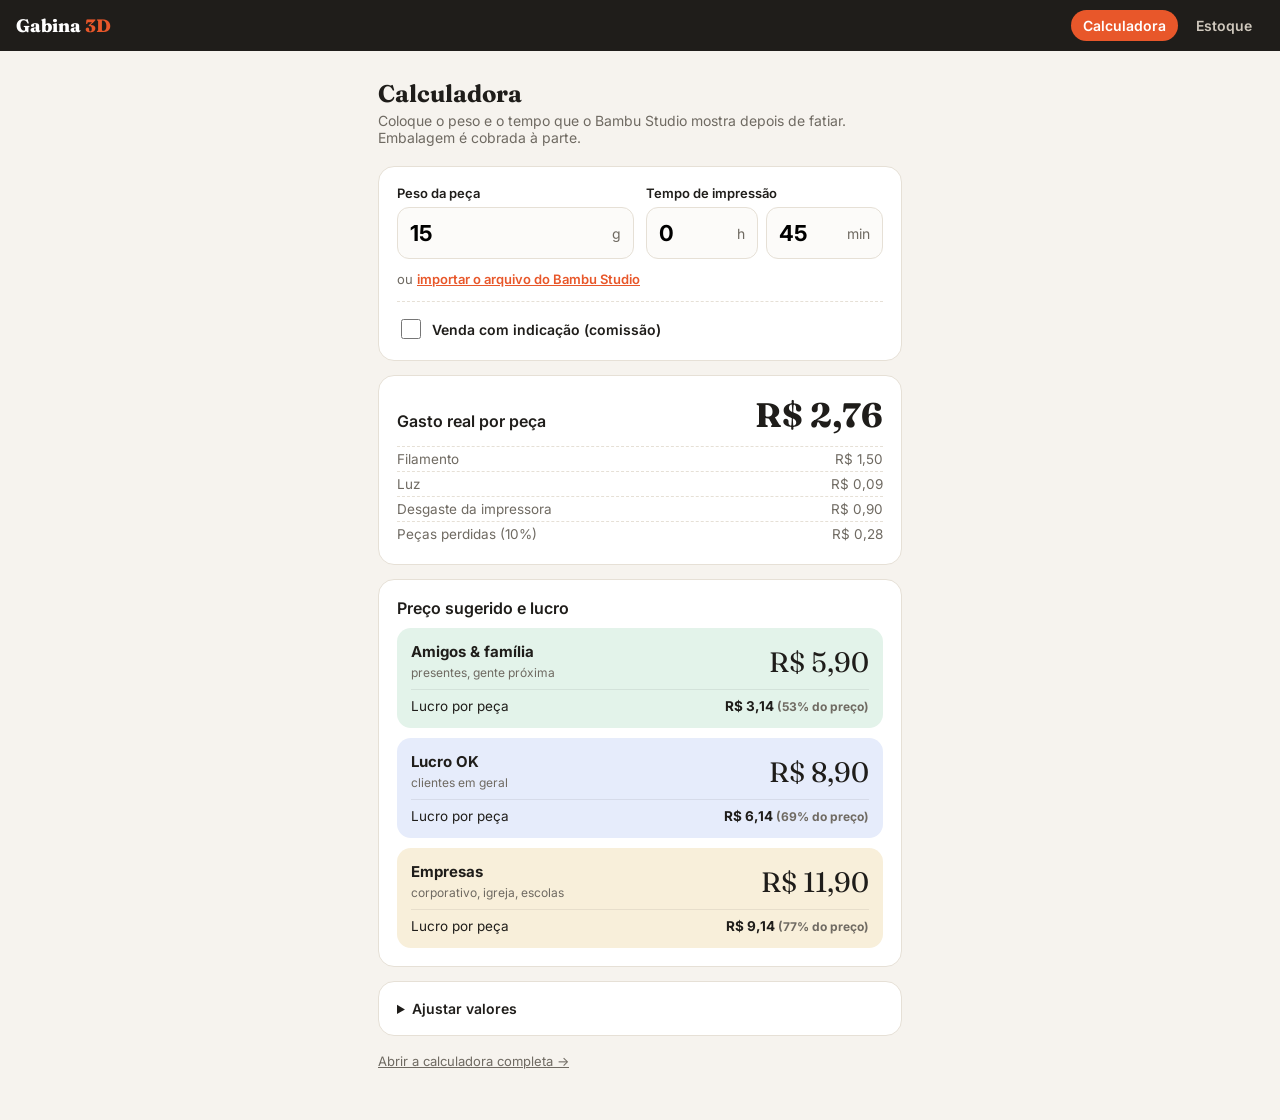
<file: index.html>
<!DOCTYPE html>
<html lang="pt-BR">
<head>
<meta charset="UTF-8">
<meta name="viewport" content="width=device-width, initial-scale=1">
<title>Gabina 3D — Calculadora rápida</title>
<link href="https://fonts.googleapis.com/css2?family=Fraunces:opsz,wght@9..144,800&family=Inter:wght@400;500;600;700&display=swap" rel="stylesheet">
<style>
:root{--bg:#f6f3ee;--ink:#1f1d1a;--muted:#6f6a62;--line:#e6e0d6;--brand:#e8572a;--soft:#fde9e1}
*{box-sizing:border-box}
body{margin:0;font-family:Inter,system-ui,sans-serif;background:var(--bg);color:var(--ink);font-size:16px}
.wrap{max-width:560px;margin:0 auto;padding:24px 18px 50px}
h1{font-family:Fraunces,serif;font-size:30px;margin:0 0 4px}
h1 span{color:var(--brand)}
.sub{color:var(--muted);margin:0 0 20px;font-size:14px}
.card{background:#fff;border:1px solid var(--line);border-radius:16px;padding:18px;margin-bottom:14px}
.inputs{display:grid;grid-template-columns:1fr 1fr;gap:12px}
label{display:block;font-size:13px;font-weight:600;margin-bottom:6px}
.f{display:flex;align-items:center;border:1.5px solid var(--line);border-radius:12px;background:#fcfbf9}
.f:focus-within{border-color:var(--brand);box-shadow:0 0 0 3px var(--soft)}
.f input{border:0;background:transparent;font:inherit;font-size:22px;font-weight:700;padding:12px;width:100%;min-width:0;outline:none}
.f span{padding-right:12px;color:var(--muted);font-size:14px}
.tempo{display:flex;gap:8px}
@media(max-width:480px){.inputs{grid-template-columns:1fr}}
.imp{margin-top:12px;font-size:13px;color:var(--muted)}
.imp label{display:inline;font-weight:600;color:var(--brand);cursor:pointer;text-decoration:underline}
.imp input{display:none}
.gasto{display:flex;justify-content:space-between;align-items:baseline}
.gasto b{font-family:Fraunces,serif;font-size:34px}
.det{margin-top:10px;font-size:13.5px;color:var(--muted)}
.det div{display:flex;justify-content:space-between;padding:4px 0;border-top:1px dashed var(--line)}
.sc{display:grid;grid-template-columns:1fr auto;align-items:center;gap:4px 10px;padding:14px;border-radius:14px;margin-top:10px}
.sc h3{margin:0;font-size:15px}
.sc small{color:var(--muted);font-size:12px}
.sc .p{font-family:Fraunces,serif;font-size:28px;text-align:right}
.sc .l{grid-column:1/-1;font-size:13.5px;display:flex;justify-content:space-between;border-top:1px solid rgba(0,0,0,.07);padding-top:8px;margin-top:4px}
.a{background:#e3f3ea}.b{background:#e6ecfb}.c{background:#f8efda}
details{font-size:14px}
summary{cursor:pointer;font-weight:600}
.aj{display:grid;grid-template-columns:1fr 1fr;gap:10px;margin-top:12px}
.aj .f input{font-size:16px;font-weight:500;padding:9px}
.com{margin-top:14px;padding-top:14px;border-top:1px dashed var(--line);display:flex;align-items:center;gap:12px;flex-wrap:wrap}
.chk{display:flex;align-items:center;gap:8px;margin:0;font-size:14px;cursor:pointer}
.chk input{width:20px;height:20px;accent-color:var(--brand)}
.com .f input{font-size:18px;padding:8px 10px}
.msg{font-size:13px;margin-top:8px;color:#2f8f5b}
.msg.bad{color:#b42318}
a.link{color:var(--muted);font-size:13px}
</style>
<link rel="stylesheet" href="nav.css">
</head>
<body>
<nav class="gnav"><span class="marca">Gabina <em>3D</em></span><a href="./" class="on">Calculadora</a><a href="estoque.html">Estoque</a></nav>
<div class="wrap">
  <h1 style="font-size:24px;margin-top:4px">Calculadora</h1>
  <p class="sub">Coloque o peso e o tempo que o Bambu Studio mostra depois de fatiar. Embalagem é cobrada à parte.</p>

  <div class="card">
    <div class="inputs">
      <div><label>Peso da peça</label><div class="f"><input id="g" type="number" inputmode="decimal" value="15"><span>g</span></div></div>
      <div><label>Tempo de impressão</label>
        <div class="tempo"><div class="f"><input id="h" type="number" inputmode="numeric" value="0"><span>h</span></div><div class="f"><input id="m" type="number" inputmode="numeric" value="45"><span>min</span></div></div>
      </div>
    </div>
    <div class="imp">ou <label for="arq">importar o arquivo do Bambu Studio</label><input id="arq" type="file" accept=".3mf,.gcode"> <div id="msg" class="msg"></div></div>
    <div class="com">
      <label class="chk"><input type="checkbox" id="temCom"> Venda com indicação (comissão)</label>
      <div class="f" id="comBox" style="max-width:150px;display:none"><input id="com" type="number" inputmode="decimal" value="10"><span>%</span></div>
    </div>
  </div>

  <div class="card">
    <div class="gasto"><span style="font-weight:600">Gasto real por peça</span><b id="custo">—</b></div>
    <div class="det" id="det"></div>
  </div>

  <div class="card" id="cen"></div>

  <div class="card">
    <details>
      <summary>Ajustar valores</summary>
      <div class="aj">
        <div><label>Carretel (R$/kg)</label><div class="f"><input id="kg" type="number" value="100"></div></div>
                <div><label>Família (× gasto)</label><div class="f"><input id="x1" type="number" step="0.1" value="2"></div></div>
        <div><label>Lucro OK (× gasto)</label><div class="f"><input id="x2" type="number" step="0.1" value="3"></div></div>
        <div><label>Empresas (× gasto)</label><div class="f"><input id="x3" type="number" step="0.1" value="4"></div></div>
        <div><label>Luz (R$/kWh)</label><div class="f"><input id="kwh" type="number" step="0.01" value="0.95"></div></div>
      </div>
      <p class="sub" style="margin:12px 0 0">O gasto real soma filamento, luz, desgaste e manutenção da impressora (R$ 1,20 por hora), e 10% de peças perdidas. A embalagem é cobrada à parte, conforme o pedido. O tempo de vocês não entra aqui: ele é pago pelo lucro. A comissão sai do preço de venda.</p>
    </details>
  </div>
  <a class="link" href="completa.html">Abrir a calculadora completa →</a>
</div>

<script>/*!

JSZip v3.10.1 - A JavaScript class for generating and reading zip files
<http://stuartk.com/jszip>

(c) 2009-2016 Stuart Knightley <stuart [at] stuartk.com>
Dual licenced under the MIT license or GPLv3. See https://raw.github.com/Stuk/jszip/main/LICENSE.markdown.

JSZip uses the library pako released under the MIT license :
https://github.com/nodeca/pako/blob/main/LICENSE
*/

!function(e){if("object"==typeof exports&&"undefined"!=typeof module)module.exports=e();else if("function"==typeof define&&define.amd)define([],e);else{("undefined"!=typeof window?window:"undefined"!=typeof global?global:"undefined"!=typeof self?self:this).JSZip=e()}}(function(){return function s(a,o,h){function u(r,e){if(!o[r]){if(!a[r]){var t="function"==typeof require&&require;if(!e&&t)return t(r,!0);if(l)return l(r,!0);var n=new Error("Cannot find module '"+r+"'");throw n.code="MODULE_NOT_FOUND",n}var i=o[r]={exports:{}};a[r][0].call(i.exports,function(e){var t=a[r][1][e];return u(t||e)},i,i.exports,s,a,o,h)}return o[r].exports}for(var l="function"==typeof require&&require,e=0;e<h.length;e++)u(h[e]);return u}({1:[function(e,t,r){"use strict";var d=e("./utils"),c=e("./support"),p="ABCDEFGHIJKLMNOPQRSTUVWXYZabcdefghijklmnopqrstuvwxyz0123456789+/=";r.encode=function(e){for(var t,r,n,i,s,a,o,h=[],u=0,l=e.length,f=l,c="string"!==d.getTypeOf(e);u<e.length;)f=l-u,n=c?(t=e[u++],r=u<l?e[u++]:0,u<l?e[u++]:0):(t=e.charCodeAt(u++),r=u<l?e.charCodeAt(u++):0,u<l?e.charCodeAt(u++):0),i=t>>2,s=(3&t)<<4|r>>4,a=1<f?(15&r)<<2|n>>6:64,o=2<f?63&n:64,h.push(p.charAt(i)+p.charAt(s)+p.charAt(a)+p.charAt(o));return h.join("")},r.decode=function(e){var t,r,n,i,s,a,o=0,h=0,u="data:";if(e.substr(0,u.length)===u)throw new Error("Invalid base64 input, it looks like a data url.");var l,f=3*(e=e.replace(/[^A-Za-z0-9+/=]/g,"")).length/4;if(e.charAt(e.length-1)===p.charAt(64)&&f--,e.charAt(e.length-2)===p.charAt(64)&&f--,f%1!=0)throw new Error("Invalid base64 input, bad content length.");for(l=c.uint8array?new Uint8Array(0|f):new Array(0|f);o<e.length;)t=p.indexOf(e.charAt(o++))<<2|(i=p.indexOf(e.charAt(o++)))>>4,r=(15&i)<<4|(s=p.indexOf(e.charAt(o++)))>>2,n=(3&s)<<6|(a=p.indexOf(e.charAt(o++))),l[h++]=t,64!==s&&(l[h++]=r),64!==a&&(l[h++]=n);return l}},{"./support":30,"./utils":32}],2:[function(e,t,r){"use strict";var n=e("./external"),i=e("./stream/DataWorker"),s=e("./stream/Crc32Probe"),a=e("./stream/DataLengthProbe");function o(e,t,r,n,i){this.compressedSize=e,this.uncompressedSize=t,this.crc32=r,this.compression=n,this.compressedContent=i}o.prototype={getContentWorker:function(){var e=new i(n.Promise.resolve(this.compressedContent)).pipe(this.compression.uncompressWorker()).pipe(new a("data_length")),t=this;return e.on("end",function(){if(this.streamInfo.data_length!==t.uncompressedSize)throw new Error("Bug : uncompressed data size mismatch")}),e},getCompressedWorker:function(){return new i(n.Promise.resolve(this.compressedContent)).withStreamInfo("compressedSize",this.compressedSize).withStreamInfo("uncompressedSize",this.uncompressedSize).withStreamInfo("crc32",this.crc32).withStreamInfo("compression",this.compression)}},o.createWorkerFrom=function(e,t,r){return e.pipe(new s).pipe(new a("uncompressedSize")).pipe(t.compressWorker(r)).pipe(new a("compressedSize")).withStreamInfo("compression",t)},t.exports=o},{"./external":6,"./stream/Crc32Probe":25,"./stream/DataLengthProbe":26,"./stream/DataWorker":27}],3:[function(e,t,r){"use strict";var n=e("./stream/GenericWorker");r.STORE={magic:"\0\0",compressWorker:function(){return new n("STORE compression")},uncompressWorker:function(){return new n("STORE decompression")}},r.DEFLATE=e("./flate")},{"./flate":7,"./stream/GenericWorker":28}],4:[function(e,t,r){"use strict";var n=e("./utils");var o=function(){for(var e,t=[],r=0;r<256;r++){e=r;for(var n=0;n<8;n++)e=1&e?3988292384^e>>>1:e>>>1;t[r]=e}return t}();t.exports=function(e,t){return void 0!==e&&e.length?"string"!==n.getTypeOf(e)?function(e,t,r,n){var i=o,s=n+r;e^=-1;for(var a=n;a<s;a++)e=e>>>8^i[255&(e^t[a])];return-1^e}(0|t,e,e.length,0):function(e,t,r,n){var i=o,s=n+r;e^=-1;for(var a=n;a<s;a++)e=e>>>8^i[255&(e^t.charCodeAt(a))];return-1^e}(0|t,e,e.length,0):0}},{"./utils":32}],5:[function(e,t,r){"use strict";r.base64=!1,r.binary=!1,r.dir=!1,r.createFolders=!0,r.date=null,r.compression=null,r.compressionOptions=null,r.comment=null,r.unixPermissions=null,r.dosPermissions=null},{}],6:[function(e,t,r){"use strict";var n=null;n="undefined"!=typeof Promise?Promise:e("lie"),t.exports={Promise:n}},{lie:37}],7:[function(e,t,r){"use strict";var n="undefined"!=typeof Uint8Array&&"undefined"!=typeof Uint16Array&&"undefined"!=typeof Uint32Array,i=e("pako"),s=e("./utils"),a=e("./stream/GenericWorker"),o=n?"uint8array":"array";function h(e,t){a.call(this,"FlateWorker/"+e),this._pako=null,this._pakoAction=e,this._pakoOptions=t,this.meta={}}r.magic="\b\0",s.inherits(h,a),h.prototype.processChunk=function(e){this.meta=e.meta,null===this._pako&&this._createPako(),this._pako.push(s.transformTo(o,e.data),!1)},h.prototype.flush=function(){a.prototype.flush.call(this),null===this._pako&&this._createPako(),this._pako.push([],!0)},h.prototype.cleanUp=function(){a.prototype.cleanUp.call(this),this._pako=null},h.prototype._createPako=function(){this._pako=new i[this._pakoAction]({raw:!0,level:this._pakoOptions.level||-1});var t=this;this._pako.onData=function(e){t.push({data:e,meta:t.meta})}},r.compressWorker=function(e){return new h("Deflate",e)},r.uncompressWorker=function(){return new h("Inflate",{})}},{"./stream/GenericWorker":28,"./utils":32,pako:38}],8:[function(e,t,r){"use strict";function A(e,t){var r,n="";for(r=0;r<t;r++)n+=String.fromCharCode(255&e),e>>>=8;return n}function n(e,t,r,n,i,s){var a,o,h=e.file,u=e.compression,l=s!==O.utf8encode,f=I.transformTo("string",s(h.name)),c=I.transformTo("string",O.utf8encode(h.name)),d=h.comment,p=I.transformTo("string",s(d)),m=I.transformTo("string",O.utf8encode(d)),_=c.length!==h.name.length,g=m.length!==d.length,b="",v="",y="",w=h.dir,k=h.date,x={crc32:0,compressedSize:0,uncompressedSize:0};t&&!r||(x.crc32=e.crc32,x.compressedSize=e.compressedSize,x.uncompressedSize=e.uncompressedSize);var S=0;t&&(S|=8),l||!_&&!g||(S|=2048);var z=0,C=0;w&&(z|=16),"UNIX"===i?(C=798,z|=function(e,t){var r=e;return e||(r=t?16893:33204),(65535&r)<<16}(h.unixPermissions,w)):(C=20,z|=function(e){return 63&(e||0)}(h.dosPermissions)),a=k.getUTCHours(),a<<=6,a|=k.getUTCMinutes(),a<<=5,a|=k.getUTCSeconds()/2,o=k.getUTCFullYear()-1980,o<<=4,o|=k.getUTCMonth()+1,o<<=5,o|=k.getUTCDate(),_&&(v=A(1,1)+A(B(f),4)+c,b+="up"+A(v.length,2)+v),g&&(y=A(1,1)+A(B(p),4)+m,b+="uc"+A(y.length,2)+y);var E="";return E+="\n\0",E+=A(S,2),E+=u.magic,E+=A(a,2),E+=A(o,2),E+=A(x.crc32,4),E+=A(x.compressedSize,4),E+=A(x.uncompressedSize,4),E+=A(f.length,2),E+=A(b.length,2),{fileRecord:R.LOCAL_FILE_HEADER+E+f+b,dirRecord:R.CENTRAL_FILE_HEADER+A(C,2)+E+A(p.length,2)+"\0\0\0\0"+A(z,4)+A(n,4)+f+b+p}}var I=e("../utils"),i=e("../stream/GenericWorker"),O=e("../utf8"),B=e("../crc32"),R=e("../signature");function s(e,t,r,n){i.call(this,"ZipFileWorker"),this.bytesWritten=0,this.zipComment=t,this.zipPlatform=r,this.encodeFileName=n,this.streamFiles=e,this.accumulate=!1,this.contentBuffer=[],this.dirRecords=[],this.currentSourceOffset=0,this.entriesCount=0,this.currentFile=null,this._sources=[]}I.inherits(s,i),s.prototype.push=function(e){var t=e.meta.percent||0,r=this.entriesCount,n=this._sources.length;this.accumulate?this.contentBuffer.push(e):(this.bytesWritten+=e.data.length,i.prototype.push.call(this,{data:e.data,meta:{currentFile:this.currentFile,percent:r?(t+100*(r-n-1))/r:100}}))},s.prototype.openedSource=function(e){this.currentSourceOffset=this.bytesWritten,this.currentFile=e.file.name;var t=this.streamFiles&&!e.file.dir;if(t){var r=n(e,t,!1,this.currentSourceOffset,this.zipPlatform,this.encodeFileName);this.push({data:r.fileRecord,meta:{percent:0}})}else this.accumulate=!0},s.prototype.closedSource=function(e){this.accumulate=!1;var t=this.streamFiles&&!e.file.dir,r=n(e,t,!0,this.currentSourceOffset,this.zipPlatform,this.encodeFileName);if(this.dirRecords.push(r.dirRecord),t)this.push({data:function(e){return R.DATA_DESCRIPTOR+A(e.crc32,4)+A(e.compressedSize,4)+A(e.uncompressedSize,4)}(e),meta:{percent:100}});else for(this.push({data:r.fileRecord,meta:{percent:0}});this.contentBuffer.length;)this.push(this.contentBuffer.shift());this.currentFile=null},s.prototype.flush=function(){for(var e=this.bytesWritten,t=0;t<this.dirRecords.length;t++)this.push({data:this.dirRecords[t],meta:{percent:100}});var r=this.bytesWritten-e,n=function(e,t,r,n,i){var s=I.transformTo("string",i(n));return R.CENTRAL_DIRECTORY_END+"\0\0\0\0"+A(e,2)+A(e,2)+A(t,4)+A(r,4)+A(s.length,2)+s}(this.dirRecords.length,r,e,this.zipComment,this.encodeFileName);this.push({data:n,meta:{percent:100}})},s.prototype.prepareNextSource=function(){this.previous=this._sources.shift(),this.openedSource(this.previous.streamInfo),this.isPaused?this.previous.pause():this.previous.resume()},s.prototype.registerPrevious=function(e){this._sources.push(e);var t=this;return e.on("data",function(e){t.processChunk(e)}),e.on("end",function(){t.closedSource(t.previous.streamInfo),t._sources.length?t.prepareNextSource():t.end()}),e.on("error",function(e){t.error(e)}),this},s.prototype.resume=function(){return!!i.prototype.resume.call(this)&&(!this.previous&&this._sources.length?(this.prepareNextSource(),!0):this.previous||this._sources.length||this.generatedError?void 0:(this.end(),!0))},s.prototype.error=function(e){var t=this._sources;if(!i.prototype.error.call(this,e))return!1;for(var r=0;r<t.length;r++)try{t[r].error(e)}catch(e){}return!0},s.prototype.lock=function(){i.prototype.lock.call(this);for(var e=this._sources,t=0;t<e.length;t++)e[t].lock()},t.exports=s},{"../crc32":4,"../signature":23,"../stream/GenericWorker":28,"../utf8":31,"../utils":32}],9:[function(e,t,r){"use strict";var u=e("../compressions"),n=e("./ZipFileWorker");r.generateWorker=function(e,a,t){var o=new n(a.streamFiles,t,a.platform,a.encodeFileName),h=0;try{e.forEach(function(e,t){h++;var r=function(e,t){var r=e||t,n=u[r];if(!n)throw new Error(r+" is not a valid compression method !");return n}(t.options.compression,a.compression),n=t.options.compressionOptions||a.compressionOptions||{},i=t.dir,s=t.date;t._compressWorker(r,n).withStreamInfo("file",{name:e,dir:i,date:s,comment:t.comment||"",unixPermissions:t.unixPermissions,dosPermissions:t.dosPermissions}).pipe(o)}),o.entriesCount=h}catch(e){o.error(e)}return o}},{"../compressions":3,"./ZipFileWorker":8}],10:[function(e,t,r){"use strict";function n(){if(!(this instanceof n))return new n;if(arguments.length)throw new Error("The constructor with parameters has been removed in JSZip 3.0, please check the upgrade guide.");this.files=Object.create(null),this.comment=null,this.root="",this.clone=function(){var e=new n;for(var t in this)"function"!=typeof this[t]&&(e[t]=this[t]);return e}}(n.prototype=e("./object")).loadAsync=e("./load"),n.support=e("./support"),n.defaults=e("./defaults"),n.version="3.10.1",n.loadAsync=function(e,t){return(new n).loadAsync(e,t)},n.external=e("./external"),t.exports=n},{"./defaults":5,"./external":6,"./load":11,"./object":15,"./support":30}],11:[function(e,t,r){"use strict";var u=e("./utils"),i=e("./external"),n=e("./utf8"),s=e("./zipEntries"),a=e("./stream/Crc32Probe"),l=e("./nodejsUtils");function f(n){return new i.Promise(function(e,t){var r=n.decompressed.getContentWorker().pipe(new a);r.on("error",function(e){t(e)}).on("end",function(){r.streamInfo.crc32!==n.decompressed.crc32?t(new Error("Corrupted zip : CRC32 mismatch")):e()}).resume()})}t.exports=function(e,o){var h=this;return o=u.extend(o||{},{base64:!1,checkCRC32:!1,optimizedBinaryString:!1,createFolders:!1,decodeFileName:n.utf8decode}),l.isNode&&l.isStream(e)?i.Promise.reject(new Error("JSZip can't accept a stream when loading a zip file.")):u.prepareContent("the loaded zip file",e,!0,o.optimizedBinaryString,o.base64).then(function(e){var t=new s(o);return t.load(e),t}).then(function(e){var t=[i.Promise.resolve(e)],r=e.files;if(o.checkCRC32)for(var n=0;n<r.length;n++)t.push(f(r[n]));return i.Promise.all(t)}).then(function(e){for(var t=e.shift(),r=t.files,n=0;n<r.length;n++){var i=r[n],s=i.fileNameStr,a=u.resolve(i.fileNameStr);h.file(a,i.decompressed,{binary:!0,optimizedBinaryString:!0,date:i.date,dir:i.dir,comment:i.fileCommentStr.length?i.fileCommentStr:null,unixPermissions:i.unixPermissions,dosPermissions:i.dosPermissions,createFolders:o.createFolders}),i.dir||(h.file(a).unsafeOriginalName=s)}return t.zipComment.length&&(h.comment=t.zipComment),h})}},{"./external":6,"./nodejsUtils":14,"./stream/Crc32Probe":25,"./utf8":31,"./utils":32,"./zipEntries":33}],12:[function(e,t,r){"use strict";var n=e("../utils"),i=e("../stream/GenericWorker");function s(e,t){i.call(this,"Nodejs stream input adapter for "+e),this._upstreamEnded=!1,this._bindStream(t)}n.inherits(s,i),s.prototype._bindStream=function(e){var t=this;(this._stream=e).pause(),e.on("data",function(e){t.push({data:e,meta:{percent:0}})}).on("error",function(e){t.isPaused?this.generatedError=e:t.error(e)}).on("end",function(){t.isPaused?t._upstreamEnded=!0:t.end()})},s.prototype.pause=function(){return!!i.prototype.pause.call(this)&&(this._stream.pause(),!0)},s.prototype.resume=function(){return!!i.prototype.resume.call(this)&&(this._upstreamEnded?this.end():this._stream.resume(),!0)},t.exports=s},{"../stream/GenericWorker":28,"../utils":32}],13:[function(e,t,r){"use strict";var i=e("readable-stream").Readable;function n(e,t,r){i.call(this,t),this._helper=e;var n=this;e.on("data",function(e,t){n.push(e)||n._helper.pause(),r&&r(t)}).on("error",function(e){n.emit("error",e)}).on("end",function(){n.push(null)})}e("../utils").inherits(n,i),n.prototype._read=function(){this._helper.resume()},t.exports=n},{"../utils":32,"readable-stream":16}],14:[function(e,t,r){"use strict";t.exports={isNode:"undefined"!=typeof Buffer,newBufferFrom:function(e,t){if(Buffer.from&&Buffer.from!==Uint8Array.from)return Buffer.from(e,t);if("number"==typeof e)throw new Error('The "data" argument must not be a number');return new Buffer(e,t)},allocBuffer:function(e){if(Buffer.alloc)return Buffer.alloc(e);var t=new Buffer(e);return t.fill(0),t},isBuffer:function(e){return Buffer.isBuffer(e)},isStream:function(e){return e&&"function"==typeof e.on&&"function"==typeof e.pause&&"function"==typeof e.resume}}},{}],15:[function(e,t,r){"use strict";function s(e,t,r){var n,i=u.getTypeOf(t),s=u.extend(r||{},f);s.date=s.date||new Date,null!==s.compression&&(s.compression=s.compression.toUpperCase()),"string"==typeof s.unixPermissions&&(s.unixPermissions=parseInt(s.unixPermissions,8)),s.unixPermissions&&16384&s.unixPermissions&&(s.dir=!0),s.dosPermissions&&16&s.dosPermissions&&(s.dir=!0),s.dir&&(e=g(e)),s.createFolders&&(n=_(e))&&b.call(this,n,!0);var a="string"===i&&!1===s.binary&&!1===s.base64;r&&void 0!==r.binary||(s.binary=!a),(t instanceof c&&0===t.uncompressedSize||s.dir||!t||0===t.length)&&(s.base64=!1,s.binary=!0,t="",s.compression="STORE",i="string");var o=null;o=t instanceof c||t instanceof l?t:p.isNode&&p.isStream(t)?new m(e,t):u.prepareContent(e,t,s.binary,s.optimizedBinaryString,s.base64);var h=new d(e,o,s);this.files[e]=h}var i=e("./utf8"),u=e("./utils"),l=e("./stream/GenericWorker"),a=e("./stream/StreamHelper"),f=e("./defaults"),c=e("./compressedObject"),d=e("./zipObject"),o=e("./generate"),p=e("./nodejsUtils"),m=e("./nodejs/NodejsStreamInputAdapter"),_=function(e){"/"===e.slice(-1)&&(e=e.substring(0,e.length-1));var t=e.lastIndexOf("/");return 0<t?e.substring(0,t):""},g=function(e){return"/"!==e.slice(-1)&&(e+="/"),e},b=function(e,t){return t=void 0!==t?t:f.createFolders,e=g(e),this.files[e]||s.call(this,e,null,{dir:!0,createFolders:t}),this.files[e]};function h(e){return"[object RegExp]"===Object.prototype.toString.call(e)}var n={load:function(){throw new Error("This method has been removed in JSZip 3.0, please check the upgrade guide.")},forEach:function(e){var t,r,n;for(t in this.files)n=this.files[t],(r=t.slice(this.root.length,t.length))&&t.slice(0,this.root.length)===this.root&&e(r,n)},filter:function(r){var n=[];return this.forEach(function(e,t){r(e,t)&&n.push(t)}),n},file:function(e,t,r){if(1!==arguments.length)return e=this.root+e,s.call(this,e,t,r),this;if(h(e)){var n=e;return this.filter(function(e,t){return!t.dir&&n.test(e)})}var i=this.files[this.root+e];return i&&!i.dir?i:null},folder:function(r){if(!r)return this;if(h(r))return this.filter(function(e,t){return t.dir&&r.test(e)});var e=this.root+r,t=b.call(this,e),n=this.clone();return n.root=t.name,n},remove:function(r){r=this.root+r;var e=this.files[r];if(e||("/"!==r.slice(-1)&&(r+="/"),e=this.files[r]),e&&!e.dir)delete this.files[r];else for(var t=this.filter(function(e,t){return t.name.slice(0,r.length)===r}),n=0;n<t.length;n++)delete this.files[t[n].name];return this},generate:function(){throw new Error("This method has been removed in JSZip 3.0, please check the upgrade guide.")},generateInternalStream:function(e){var t,r={};try{if((r=u.extend(e||{},{streamFiles:!1,compression:"STORE",compressionOptions:null,type:"",platform:"DOS",comment:null,mimeType:"application/zip",encodeFileName:i.utf8encode})).type=r.type.toLowerCase(),r.compression=r.compression.toUpperCase(),"binarystring"===r.type&&(r.type="string"),!r.type)throw new Error("No output type specified.");u.checkSupport(r.type),"darwin"!==r.platform&&"freebsd"!==r.platform&&"linux"!==r.platform&&"sunos"!==r.platform||(r.platform="UNIX"),"win32"===r.platform&&(r.platform="DOS");var n=r.comment||this.comment||"";t=o.generateWorker(this,r,n)}catch(e){(t=new l("error")).error(e)}return new a(t,r.type||"string",r.mimeType)},generateAsync:function(e,t){return this.generateInternalStream(e).accumulate(t)},generateNodeStream:function(e,t){return(e=e||{}).type||(e.type="nodebuffer"),this.generateInternalStream(e).toNodejsStream(t)}};t.exports=n},{"./compressedObject":2,"./defaults":5,"./generate":9,"./nodejs/NodejsStreamInputAdapter":12,"./nodejsUtils":14,"./stream/GenericWorker":28,"./stream/StreamHelper":29,"./utf8":31,"./utils":32,"./zipObject":35}],16:[function(e,t,r){"use strict";t.exports=e("stream")},{stream:void 0}],17:[function(e,t,r){"use strict";var n=e("./DataReader");function i(e){n.call(this,e);for(var t=0;t<this.data.length;t++)e[t]=255&e[t]}e("../utils").inherits(i,n),i.prototype.byteAt=function(e){return this.data[this.zero+e]},i.prototype.lastIndexOfSignature=function(e){for(var t=e.charCodeAt(0),r=e.charCodeAt(1),n=e.charCodeAt(2),i=e.charCodeAt(3),s=this.length-4;0<=s;--s)if(this.data[s]===t&&this.data[s+1]===r&&this.data[s+2]===n&&this.data[s+3]===i)return s-this.zero;return-1},i.prototype.readAndCheckSignature=function(e){var t=e.charCodeAt(0),r=e.charCodeAt(1),n=e.charCodeAt(2),i=e.charCodeAt(3),s=this.readData(4);return t===s[0]&&r===s[1]&&n===s[2]&&i===s[3]},i.prototype.readData=function(e){if(this.checkOffset(e),0===e)return[];var t=this.data.slice(this.zero+this.index,this.zero+this.index+e);return this.index+=e,t},t.exports=i},{"../utils":32,"./DataReader":18}],18:[function(e,t,r){"use strict";var n=e("../utils");function i(e){this.data=e,this.length=e.length,this.index=0,this.zero=0}i.prototype={checkOffset:function(e){this.checkIndex(this.index+e)},checkIndex:function(e){if(this.length<this.zero+e||e<0)throw new Error("End of data reached (data length = "+this.length+", asked index = "+e+"). Corrupted zip ?")},setIndex:function(e){this.checkIndex(e),this.index=e},skip:function(e){this.setIndex(this.index+e)},byteAt:function(){},readInt:function(e){var t,r=0;for(this.checkOffset(e),t=this.index+e-1;t>=this.index;t--)r=(r<<8)+this.byteAt(t);return this.index+=e,r},readString:function(e){return n.transformTo("string",this.readData(e))},readData:function(){},lastIndexOfSignature:function(){},readAndCheckSignature:function(){},readDate:function(){var e=this.readInt(4);return new Date(Date.UTC(1980+(e>>25&127),(e>>21&15)-1,e>>16&31,e>>11&31,e>>5&63,(31&e)<<1))}},t.exports=i},{"../utils":32}],19:[function(e,t,r){"use strict";var n=e("./Uint8ArrayReader");function i(e){n.call(this,e)}e("../utils").inherits(i,n),i.prototype.readData=function(e){this.checkOffset(e);var t=this.data.slice(this.zero+this.index,this.zero+this.index+e);return this.index+=e,t},t.exports=i},{"../utils":32,"./Uint8ArrayReader":21}],20:[function(e,t,r){"use strict";var n=e("./DataReader");function i(e){n.call(this,e)}e("../utils").inherits(i,n),i.prototype.byteAt=function(e){return this.data.charCodeAt(this.zero+e)},i.prototype.lastIndexOfSignature=function(e){return this.data.lastIndexOf(e)-this.zero},i.prototype.readAndCheckSignature=function(e){return e===this.readData(4)},i.prototype.readData=function(e){this.checkOffset(e);var t=this.data.slice(this.zero+this.index,this.zero+this.index+e);return this.index+=e,t},t.exports=i},{"../utils":32,"./DataReader":18}],21:[function(e,t,r){"use strict";var n=e("./ArrayReader");function i(e){n.call(this,e)}e("../utils").inherits(i,n),i.prototype.readData=function(e){if(this.checkOffset(e),0===e)return new Uint8Array(0);var t=this.data.subarray(this.zero+this.index,this.zero+this.index+e);return this.index+=e,t},t.exports=i},{"../utils":32,"./ArrayReader":17}],22:[function(e,t,r){"use strict";var n=e("../utils"),i=e("../support"),s=e("./ArrayReader"),a=e("./StringReader"),o=e("./NodeBufferReader"),h=e("./Uint8ArrayReader");t.exports=function(e){var t=n.getTypeOf(e);return n.checkSupport(t),"string"!==t||i.uint8array?"nodebuffer"===t?new o(e):i.uint8array?new h(n.transformTo("uint8array",e)):new s(n.transformTo("array",e)):new a(e)}},{"../support":30,"../utils":32,"./ArrayReader":17,"./NodeBufferReader":19,"./StringReader":20,"./Uint8ArrayReader":21}],23:[function(e,t,r){"use strict";r.LOCAL_FILE_HEADER="PK",r.CENTRAL_FILE_HEADER="PK",r.CENTRAL_DIRECTORY_END="PK",r.ZIP64_CENTRAL_DIRECTORY_LOCATOR="PK",r.ZIP64_CENTRAL_DIRECTORY_END="PK",r.DATA_DESCRIPTOR="PK\b"},{}],24:[function(e,t,r){"use strict";var n=e("./GenericWorker"),i=e("../utils");function s(e){n.call(this,"ConvertWorker to "+e),this.destType=e}i.inherits(s,n),s.prototype.processChunk=function(e){this.push({data:i.transformTo(this.destType,e.data),meta:e.meta})},t.exports=s},{"../utils":32,"./GenericWorker":28}],25:[function(e,t,r){"use strict";var n=e("./GenericWorker"),i=e("../crc32");function s(){n.call(this,"Crc32Probe"),this.withStreamInfo("crc32",0)}e("../utils").inherits(s,n),s.prototype.processChunk=function(e){this.streamInfo.crc32=i(e.data,this.streamInfo.crc32||0),this.push(e)},t.exports=s},{"../crc32":4,"../utils":32,"./GenericWorker":28}],26:[function(e,t,r){"use strict";var n=e("../utils"),i=e("./GenericWorker");function s(e){i.call(this,"DataLengthProbe for "+e),this.propName=e,this.withStreamInfo(e,0)}n.inherits(s,i),s.prototype.processChunk=function(e){if(e){var t=this.streamInfo[this.propName]||0;this.streamInfo[this.propName]=t+e.data.length}i.prototype.processChunk.call(this,e)},t.exports=s},{"../utils":32,"./GenericWorker":28}],27:[function(e,t,r){"use strict";var n=e("../utils"),i=e("./GenericWorker");function s(e){i.call(this,"DataWorker");var t=this;this.dataIsReady=!1,this.index=0,this.max=0,this.data=null,this.type="",this._tickScheduled=!1,e.then(function(e){t.dataIsReady=!0,t.data=e,t.max=e&&e.length||0,t.type=n.getTypeOf(e),t.isPaused||t._tickAndRepeat()},function(e){t.error(e)})}n.inherits(s,i),s.prototype.cleanUp=function(){i.prototype.cleanUp.call(this),this.data=null},s.prototype.resume=function(){return!!i.prototype.resume.call(this)&&(!this._tickScheduled&&this.dataIsReady&&(this._tickScheduled=!0,n.delay(this._tickAndRepeat,[],this)),!0)},s.prototype._tickAndRepeat=function(){this._tickScheduled=!1,this.isPaused||this.isFinished||(this._tick(),this.isFinished||(n.delay(this._tickAndRepeat,[],this),this._tickScheduled=!0))},s.prototype._tick=function(){if(this.isPaused||this.isFinished)return!1;var e=null,t=Math.min(this.max,this.index+16384);if(this.index>=this.max)return this.end();switch(this.type){case"string":e=this.data.substring(this.index,t);break;case"uint8array":e=this.data.subarray(this.index,t);break;case"array":case"nodebuffer":e=this.data.slice(this.index,t)}return this.index=t,this.push({data:e,meta:{percent:this.max?this.index/this.max*100:0}})},t.exports=s},{"../utils":32,"./GenericWorker":28}],28:[function(e,t,r){"use strict";function n(e){this.name=e||"default",this.streamInfo={},this.generatedError=null,this.extraStreamInfo={},this.isPaused=!0,this.isFinished=!1,this.isLocked=!1,this._listeners={data:[],end:[],error:[]},this.previous=null}n.prototype={push:function(e){this.emit("data",e)},end:function(){if(this.isFinished)return!1;this.flush();try{this.emit("end"),this.cleanUp(),this.isFinished=!0}catch(e){this.emit("error",e)}return!0},error:function(e){return!this.isFinished&&(this.isPaused?this.generatedError=e:(this.isFinished=!0,this.emit("error",e),this.previous&&this.previous.error(e),this.cleanUp()),!0)},on:function(e,t){return this._listeners[e].push(t),this},cleanUp:function(){this.streamInfo=this.generatedError=this.extraStreamInfo=null,this._listeners=[]},emit:function(e,t){if(this._listeners[e])for(var r=0;r<this._listeners[e].length;r++)this._listeners[e][r].call(this,t)},pipe:function(e){return e.registerPrevious(this)},registerPrevious:function(e){if(this.isLocked)throw new Error("The stream '"+this+"' has already been used.");this.streamInfo=e.streamInfo,this.mergeStreamInfo(),this.previous=e;var t=this;return e.on("data",function(e){t.processChunk(e)}),e.on("end",function(){t.end()}),e.on("error",function(e){t.error(e)}),this},pause:function(){return!this.isPaused&&!this.isFinished&&(this.isPaused=!0,this.previous&&this.previous.pause(),!0)},resume:function(){if(!this.isPaused||this.isFinished)return!1;var e=this.isPaused=!1;return this.generatedError&&(this.error(this.generatedError),e=!0),this.previous&&this.previous.resume(),!e},flush:function(){},processChunk:function(e){this.push(e)},withStreamInfo:function(e,t){return this.extraStreamInfo[e]=t,this.mergeStreamInfo(),this},mergeStreamInfo:function(){for(var e in this.extraStreamInfo)Object.prototype.hasOwnProperty.call(this.extraStreamInfo,e)&&(this.streamInfo[e]=this.extraStreamInfo[e])},lock:function(){if(this.isLocked)throw new Error("The stream '"+this+"' has already been used.");this.isLocked=!0,this.previous&&this.previous.lock()},toString:function(){var e="Worker "+this.name;return this.previous?this.previous+" -> "+e:e}},t.exports=n},{}],29:[function(e,t,r){"use strict";var h=e("../utils"),i=e("./ConvertWorker"),s=e("./GenericWorker"),u=e("../base64"),n=e("../support"),a=e("../external"),o=null;if(n.nodestream)try{o=e("../nodejs/NodejsStreamOutputAdapter")}catch(e){}function l(e,o){return new a.Promise(function(t,r){var n=[],i=e._internalType,s=e._outputType,a=e._mimeType;e.on("data",function(e,t){n.push(e),o&&o(t)}).on("error",function(e){n=[],r(e)}).on("end",function(){try{var e=function(e,t,r){switch(e){case"blob":return h.newBlob(h.transformTo("arraybuffer",t),r);case"base64":return u.encode(t);default:return h.transformTo(e,t)}}(s,function(e,t){var r,n=0,i=null,s=0;for(r=0;r<t.length;r++)s+=t[r].length;switch(e){case"string":return t.join("");case"array":return Array.prototype.concat.apply([],t);case"uint8array":for(i=new Uint8Array(s),r=0;r<t.length;r++)i.set(t[r],n),n+=t[r].length;return i;case"nodebuffer":return Buffer.concat(t);default:throw new Error("concat : unsupported type '"+e+"'")}}(i,n),a);t(e)}catch(e){r(e)}n=[]}).resume()})}function f(e,t,r){var n=t;switch(t){case"blob":case"arraybuffer":n="uint8array";break;case"base64":n="string"}try{this._internalType=n,this._outputType=t,this._mimeType=r,h.checkSupport(n),this._worker=e.pipe(new i(n)),e.lock()}catch(e){this._worker=new s("error"),this._worker.error(e)}}f.prototype={accumulate:function(e){return l(this,e)},on:function(e,t){var r=this;return"data"===e?this._worker.on(e,function(e){t.call(r,e.data,e.meta)}):this._worker.on(e,function(){h.delay(t,arguments,r)}),this},resume:function(){return h.delay(this._worker.resume,[],this._worker),this},pause:function(){return this._worker.pause(),this},toNodejsStream:function(e){if(h.checkSupport("nodestream"),"nodebuffer"!==this._outputType)throw new Error(this._outputType+" is not supported by this method");return new o(this,{objectMode:"nodebuffer"!==this._outputType},e)}},t.exports=f},{"../base64":1,"../external":6,"../nodejs/NodejsStreamOutputAdapter":13,"../support":30,"../utils":32,"./ConvertWorker":24,"./GenericWorker":28}],30:[function(e,t,r){"use strict";if(r.base64=!0,r.array=!0,r.string=!0,r.arraybuffer="undefined"!=typeof ArrayBuffer&&"undefined"!=typeof Uint8Array,r.nodebuffer="undefined"!=typeof Buffer,r.uint8array="undefined"!=typeof Uint8Array,"undefined"==typeof ArrayBuffer)r.blob=!1;else{var n=new ArrayBuffer(0);try{r.blob=0===new Blob([n],{type:"application/zip"}).size}catch(e){try{var i=new(self.BlobBuilder||self.WebKitBlobBuilder||self.MozBlobBuilder||self.MSBlobBuilder);i.append(n),r.blob=0===i.getBlob("application/zip").size}catch(e){r.blob=!1}}}try{r.nodestream=!!e("readable-stream").Readable}catch(e){r.nodestream=!1}},{"readable-stream":16}],31:[function(e,t,s){"use strict";for(var o=e("./utils"),h=e("./support"),r=e("./nodejsUtils"),n=e("./stream/GenericWorker"),u=new Array(256),i=0;i<256;i++)u[i]=252<=i?6:248<=i?5:240<=i?4:224<=i?3:192<=i?2:1;u[254]=u[254]=1;function a(){n.call(this,"utf-8 decode"),this.leftOver=null}function l(){n.call(this,"utf-8 encode")}s.utf8encode=function(e){return h.nodebuffer?r.newBufferFrom(e,"utf-8"):function(e){var t,r,n,i,s,a=e.length,o=0;for(i=0;i<a;i++)55296==(64512&(r=e.charCodeAt(i)))&&i+1<a&&56320==(64512&(n=e.charCodeAt(i+1)))&&(r=65536+(r-55296<<10)+(n-56320),i++),o+=r<128?1:r<2048?2:r<65536?3:4;for(t=h.uint8array?new Uint8Array(o):new Array(o),i=s=0;s<o;i++)55296==(64512&(r=e.charCodeAt(i)))&&i+1<a&&56320==(64512&(n=e.charCodeAt(i+1)))&&(r=65536+(r-55296<<10)+(n-56320),i++),r<128?t[s++]=r:(r<2048?t[s++]=192|r>>>6:(r<65536?t[s++]=224|r>>>12:(t[s++]=240|r>>>18,t[s++]=128|r>>>12&63),t[s++]=128|r>>>6&63),t[s++]=128|63&r);return t}(e)},s.utf8decode=function(e){return h.nodebuffer?o.transformTo("nodebuffer",e).toString("utf-8"):function(e){var t,r,n,i,s=e.length,a=new Array(2*s);for(t=r=0;t<s;)if((n=e[t++])<128)a[r++]=n;else if(4<(i=u[n]))a[r++]=65533,t+=i-1;else{for(n&=2===i?31:3===i?15:7;1<i&&t<s;)n=n<<6|63&e[t++],i--;1<i?a[r++]=65533:n<65536?a[r++]=n:(n-=65536,a[r++]=55296|n>>10&1023,a[r++]=56320|1023&n)}return a.length!==r&&(a.subarray?a=a.subarray(0,r):a.length=r),o.applyFromCharCode(a)}(e=o.transformTo(h.uint8array?"uint8array":"array",e))},o.inherits(a,n),a.prototype.processChunk=function(e){var t=o.transformTo(h.uint8array?"uint8array":"array",e.data);if(this.leftOver&&this.leftOver.length){if(h.uint8array){var r=t;(t=new Uint8Array(r.length+this.leftOver.length)).set(this.leftOver,0),t.set(r,this.leftOver.length)}else t=this.leftOver.concat(t);this.leftOver=null}var n=function(e,t){var r;for((t=t||e.length)>e.length&&(t=e.length),r=t-1;0<=r&&128==(192&e[r]);)r--;return r<0?t:0===r?t:r+u[e[r]]>t?r:t}(t),i=t;n!==t.length&&(h.uint8array?(i=t.subarray(0,n),this.leftOver=t.subarray(n,t.length)):(i=t.slice(0,n),this.leftOver=t.slice(n,t.length))),this.push({data:s.utf8decode(i),meta:e.meta})},a.prototype.flush=function(){this.leftOver&&this.leftOver.length&&(this.push({data:s.utf8decode(this.leftOver),meta:{}}),this.leftOver=null)},s.Utf8DecodeWorker=a,o.inherits(l,n),l.prototype.processChunk=function(e){this.push({data:s.utf8encode(e.data),meta:e.meta})},s.Utf8EncodeWorker=l},{"./nodejsUtils":14,"./stream/GenericWorker":28,"./support":30,"./utils":32}],32:[function(e,t,a){"use strict";var o=e("./support"),h=e("./base64"),r=e("./nodejsUtils"),u=e("./external");function n(e){return e}function l(e,t){for(var r=0;r<e.length;++r)t[r]=255&e.charCodeAt(r);return t}e("setimmediate"),a.newBlob=function(t,r){a.checkSupport("blob");try{return new Blob([t],{type:r})}catch(e){try{var n=new(self.BlobBuilder||self.WebKitBlobBuilder||self.MozBlobBuilder||self.MSBlobBuilder);return n.append(t),n.getBlob(r)}catch(e){throw new Error("Bug : can't construct the Blob.")}}};var i={stringifyByChunk:function(e,t,r){var n=[],i=0,s=e.length;if(s<=r)return String.fromCharCode.apply(null,e);for(;i<s;)"array"===t||"nodebuffer"===t?n.push(String.fromCharCode.apply(null,e.slice(i,Math.min(i+r,s)))):n.push(String.fromCharCode.apply(null,e.subarray(i,Math.min(i+r,s)))),i+=r;return n.join("")},stringifyByChar:function(e){for(var t="",r=0;r<e.length;r++)t+=String.fromCharCode(e[r]);return t},applyCanBeUsed:{uint8array:function(){try{return o.uint8array&&1===String.fromCharCode.apply(null,new Uint8Array(1)).length}catch(e){return!1}}(),nodebuffer:function(){try{return o.nodebuffer&&1===String.fromCharCode.apply(null,r.allocBuffer(1)).length}catch(e){return!1}}()}};function s(e){var t=65536,r=a.getTypeOf(e),n=!0;if("uint8array"===r?n=i.applyCanBeUsed.uint8array:"nodebuffer"===r&&(n=i.applyCanBeUsed.nodebuffer),n)for(;1<t;)try{return i.stringifyByChunk(e,r,t)}catch(e){t=Math.floor(t/2)}return i.stringifyByChar(e)}function f(e,t){for(var r=0;r<e.length;r++)t[r]=e[r];return t}a.applyFromCharCode=s;var c={};c.string={string:n,array:function(e){return l(e,new Array(e.length))},arraybuffer:function(e){return c.string.uint8array(e).buffer},uint8array:function(e){return l(e,new Uint8Array(e.length))},nodebuffer:function(e){return l(e,r.allocBuffer(e.length))}},c.array={string:s,array:n,arraybuffer:function(e){return new Uint8Array(e).buffer},uint8array:function(e){return new Uint8Array(e)},nodebuffer:function(e){return r.newBufferFrom(e)}},c.arraybuffer={string:function(e){return s(new Uint8Array(e))},array:function(e){return f(new Uint8Array(e),new Array(e.byteLength))},arraybuffer:n,uint8array:function(e){return new Uint8Array(e)},nodebuffer:function(e){return r.newBufferFrom(new Uint8Array(e))}},c.uint8array={string:s,array:function(e){return f(e,new Array(e.length))},arraybuffer:function(e){return e.buffer},uint8array:n,nodebuffer:function(e){return r.newBufferFrom(e)}},c.nodebuffer={string:s,array:function(e){return f(e,new Array(e.length))},arraybuffer:function(e){return c.nodebuffer.uint8array(e).buffer},uint8array:function(e){return f(e,new Uint8Array(e.length))},nodebuffer:n},a.transformTo=function(e,t){if(t=t||"",!e)return t;a.checkSupport(e);var r=a.getTypeOf(t);return c[r][e](t)},a.resolve=function(e){for(var t=e.split("/"),r=[],n=0;n<t.length;n++){var i=t[n];"."===i||""===i&&0!==n&&n!==t.length-1||(".."===i?r.pop():r.push(i))}return r.join("/")},a.getTypeOf=function(e){return"string"==typeof e?"string":"[object Array]"===Object.prototype.toString.call(e)?"array":o.nodebuffer&&r.isBuffer(e)?"nodebuffer":o.uint8array&&e instanceof Uint8Array?"uint8array":o.arraybuffer&&e instanceof ArrayBuffer?"arraybuffer":void 0},a.checkSupport=function(e){if(!o[e.toLowerCase()])throw new Error(e+" is not supported by this platform")},a.MAX_VALUE_16BITS=65535,a.MAX_VALUE_32BITS=-1,a.pretty=function(e){var t,r,n="";for(r=0;r<(e||"").length;r++)n+="\\x"+((t=e.charCodeAt(r))<16?"0":"")+t.toString(16).toUpperCase();return n},a.delay=function(e,t,r){setImmediate(function(){e.apply(r||null,t||[])})},a.inherits=function(e,t){function r(){}r.prototype=t.prototype,e.prototype=new r},a.extend=function(){var e,t,r={};for(e=0;e<arguments.length;e++)for(t in arguments[e])Object.prototype.hasOwnProperty.call(arguments[e],t)&&void 0===r[t]&&(r[t]=arguments[e][t]);return r},a.prepareContent=function(r,e,n,i,s){return u.Promise.resolve(e).then(function(n){return o.blob&&(n instanceof Blob||-1!==["[object File]","[object Blob]"].indexOf(Object.prototype.toString.call(n)))&&"undefined"!=typeof FileReader?new u.Promise(function(t,r){var e=new FileReader;e.onload=function(e){t(e.target.result)},e.onerror=function(e){r(e.target.error)},e.readAsArrayBuffer(n)}):n}).then(function(e){var t=a.getTypeOf(e);return t?("arraybuffer"===t?e=a.transformTo("uint8array",e):"string"===t&&(s?e=h.decode(e):n&&!0!==i&&(e=function(e){return l(e,o.uint8array?new Uint8Array(e.length):new Array(e.length))}(e))),e):u.Promise.reject(new Error("Can't read the data of '"+r+"'. Is it in a supported JavaScript type (String, Blob, ArrayBuffer, etc) ?"))})}},{"./base64":1,"./external":6,"./nodejsUtils":14,"./support":30,setimmediate:54}],33:[function(e,t,r){"use strict";var n=e("./reader/readerFor"),i=e("./utils"),s=e("./signature"),a=e("./zipEntry"),o=e("./support");function h(e){this.files=[],this.loadOptions=e}h.prototype={checkSignature:function(e){if(!this.reader.readAndCheckSignature(e)){this.reader.index-=4;var t=this.reader.readString(4);throw new Error("Corrupted zip or bug: unexpected signature ("+i.pretty(t)+", expected "+i.pretty(e)+")")}},isSignature:function(e,t){var r=this.reader.index;this.reader.setIndex(e);var n=this.reader.readString(4)===t;return this.reader.setIndex(r),n},readBlockEndOfCentral:function(){this.diskNumber=this.reader.readInt(2),this.diskWithCentralDirStart=this.reader.readInt(2),this.centralDirRecordsOnThisDisk=this.reader.readInt(2),this.centralDirRecords=this.reader.readInt(2),this.centralDirSize=this.reader.readInt(4),this.centralDirOffset=this.reader.readInt(4),this.zipCommentLength=this.reader.readInt(2);var e=this.reader.readData(this.zipCommentLength),t=o.uint8array?"uint8array":"array",r=i.transformTo(t,e);this.zipComment=this.loadOptions.decodeFileName(r)},readBlockZip64EndOfCentral:function(){this.zip64EndOfCentralSize=this.reader.readInt(8),this.reader.skip(4),this.diskNumber=this.reader.readInt(4),this.diskWithCentralDirStart=this.reader.readInt(4),this.centralDirRecordsOnThisDisk=this.reader.readInt(8),this.centralDirRecords=this.reader.readInt(8),this.centralDirSize=this.reader.readInt(8),this.centralDirOffset=this.reader.readInt(8),this.zip64ExtensibleData={};for(var e,t,r,n=this.zip64EndOfCentralSize-44;0<n;)e=this.reader.readInt(2),t=this.reader.readInt(4),r=this.reader.readData(t),this.zip64ExtensibleData[e]={id:e,length:t,value:r}},readBlockZip64EndOfCentralLocator:function(){if(this.diskWithZip64CentralDirStart=this.reader.readInt(4),this.relativeOffsetEndOfZip64CentralDir=this.reader.readInt(8),this.disksCount=this.reader.readInt(4),1<this.disksCount)throw new Error("Multi-volumes zip are not supported")},readLocalFiles:function(){var e,t;for(e=0;e<this.files.length;e++)t=this.files[e],this.reader.setIndex(t.localHeaderOffset),this.checkSignature(s.LOCAL_FILE_HEADER),t.readLocalPart(this.reader),t.handleUTF8(),t.processAttributes()},readCentralDir:function(){var e;for(this.reader.setIndex(this.centralDirOffset);this.reader.readAndCheckSignature(s.CENTRAL_FILE_HEADER);)(e=new a({zip64:this.zip64},this.loadOptions)).readCentralPart(this.reader),this.files.push(e);if(this.centralDirRecords!==this.files.length&&0!==this.centralDirRecords&&0===this.files.length)throw new Error("Corrupted zip or bug: expected "+this.centralDirRecords+" records in central dir, got "+this.files.length)},readEndOfCentral:function(){var e=this.reader.lastIndexOfSignature(s.CENTRAL_DIRECTORY_END);if(e<0)throw!this.isSignature(0,s.LOCAL_FILE_HEADER)?new Error("Can't find end of central directory : is this a zip file ? If it is, see https://stuk.github.io/jszip/documentation/howto/read_zip.html"):new Error("Corrupted zip: can't find end of central directory");this.reader.setIndex(e);var t=e;if(this.checkSignature(s.CENTRAL_DIRECTORY_END),this.readBlockEndOfCentral(),this.diskNumber===i.MAX_VALUE_16BITS||this.diskWithCentralDirStart===i.MAX_VALUE_16BITS||this.centralDirRecordsOnThisDisk===i.MAX_VALUE_16BITS||this.centralDirRecords===i.MAX_VALUE_16BITS||this.centralDirSize===i.MAX_VALUE_32BITS||this.centralDirOffset===i.MAX_VALUE_32BITS){if(this.zip64=!0,(e=this.reader.lastIndexOfSignature(s.ZIP64_CENTRAL_DIRECTORY_LOCATOR))<0)throw new Error("Corrupted zip: can't find the ZIP64 end of central directory locator");if(this.reader.setIndex(e),this.checkSignature(s.ZIP64_CENTRAL_DIRECTORY_LOCATOR),this.readBlockZip64EndOfCentralLocator(),!this.isSignature(this.relativeOffsetEndOfZip64CentralDir,s.ZIP64_CENTRAL_DIRECTORY_END)&&(this.relativeOffsetEndOfZip64CentralDir=this.reader.lastIndexOfSignature(s.ZIP64_CENTRAL_DIRECTORY_END),this.relativeOffsetEndOfZip64CentralDir<0))throw new Error("Corrupted zip: can't find the ZIP64 end of central directory");this.reader.setIndex(this.relativeOffsetEndOfZip64CentralDir),this.checkSignature(s.ZIP64_CENTRAL_DIRECTORY_END),this.readBlockZip64EndOfCentral()}var r=this.centralDirOffset+this.centralDirSize;this.zip64&&(r+=20,r+=12+this.zip64EndOfCentralSize);var n=t-r;if(0<n)this.isSignature(t,s.CENTRAL_FILE_HEADER)||(this.reader.zero=n);else if(n<0)throw new Error("Corrupted zip: missing "+Math.abs(n)+" bytes.")},prepareReader:function(e){this.reader=n(e)},load:function(e){this.prepareReader(e),this.readEndOfCentral(),this.readCentralDir(),this.readLocalFiles()}},t.exports=h},{"./reader/readerFor":22,"./signature":23,"./support":30,"./utils":32,"./zipEntry":34}],34:[function(e,t,r){"use strict";var n=e("./reader/readerFor"),s=e("./utils"),i=e("./compressedObject"),a=e("./crc32"),o=e("./utf8"),h=e("./compressions"),u=e("./support");function l(e,t){this.options=e,this.loadOptions=t}l.prototype={isEncrypted:function(){return 1==(1&this.bitFlag)},useUTF8:function(){return 2048==(2048&this.bitFlag)},readLocalPart:function(e){var t,r;if(e.skip(22),this.fileNameLength=e.readInt(2),r=e.readInt(2),this.fileName=e.readData(this.fileNameLength),e.skip(r),-1===this.compressedSize||-1===this.uncompressedSize)throw new Error("Bug or corrupted zip : didn't get enough information from the central directory (compressedSize === -1 || uncompressedSize === -1)");if(null===(t=function(e){for(var t in h)if(Object.prototype.hasOwnProperty.call(h,t)&&h[t].magic===e)return h[t];return null}(this.compressionMethod)))throw new Error("Corrupted zip : compression "+s.pretty(this.compressionMethod)+" unknown (inner file : "+s.transformTo("string",this.fileName)+")");this.decompressed=new i(this.compressedSize,this.uncompressedSize,this.crc32,t,e.readData(this.compressedSize))},readCentralPart:function(e){this.versionMadeBy=e.readInt(2),e.skip(2),this.bitFlag=e.readInt(2),this.compressionMethod=e.readString(2),this.date=e.readDate(),this.crc32=e.readInt(4),this.compressedSize=e.readInt(4),this.uncompressedSize=e.readInt(4);var t=e.readInt(2);if(this.extraFieldsLength=e.readInt(2),this.fileCommentLength=e.readInt(2),this.diskNumberStart=e.readInt(2),this.internalFileAttributes=e.readInt(2),this.externalFileAttributes=e.readInt(4),this.localHeaderOffset=e.readInt(4),this.isEncrypted())throw new Error("Encrypted zip are not supported");e.skip(t),this.readExtraFields(e),this.parseZIP64ExtraField(e),this.fileComment=e.readData(this.fileCommentLength)},processAttributes:function(){this.unixPermissions=null,this.dosPermissions=null;var e=this.versionMadeBy>>8;this.dir=!!(16&this.externalFileAttributes),0==e&&(this.dosPermissions=63&this.externalFileAttributes),3==e&&(this.unixPermissions=this.externalFileAttributes>>16&65535),this.dir||"/"!==this.fileNameStr.slice(-1)||(this.dir=!0)},parseZIP64ExtraField:function(){if(this.extraFields[1]){var e=n(this.extraFields[1].value);this.uncompressedSize===s.MAX_VALUE_32BITS&&(this.uncompressedSize=e.readInt(8)),this.compressedSize===s.MAX_VALUE_32BITS&&(this.compressedSize=e.readInt(8)),this.localHeaderOffset===s.MAX_VALUE_32BITS&&(this.localHeaderOffset=e.readInt(8)),this.diskNumberStart===s.MAX_VALUE_32BITS&&(this.diskNumberStart=e.readInt(4))}},readExtraFields:function(e){var t,r,n,i=e.index+this.extraFieldsLength;for(this.extraFields||(this.extraFields={});e.index+4<i;)t=e.readInt(2),r=e.readInt(2),n=e.readData(r),this.extraFields[t]={id:t,length:r,value:n};e.setIndex(i)},handleUTF8:function(){var e=u.uint8array?"uint8array":"array";if(this.useUTF8())this.fileNameStr=o.utf8decode(this.fileName),this.fileCommentStr=o.utf8decode(this.fileComment);else{var t=this.findExtraFieldUnicodePath();if(null!==t)this.fileNameStr=t;else{var r=s.transformTo(e,this.fileName);this.fileNameStr=this.loadOptions.decodeFileName(r)}var n=this.findExtraFieldUnicodeComment();if(null!==n)this.fileCommentStr=n;else{var i=s.transformTo(e,this.fileComment);this.fileCommentStr=this.loadOptions.decodeFileName(i)}}},findExtraFieldUnicodePath:function(){var e=this.extraFields[28789];if(e){var t=n(e.value);return 1!==t.readInt(1)?null:a(this.fileName)!==t.readInt(4)?null:o.utf8decode(t.readData(e.length-5))}return null},findExtraFieldUnicodeComment:function(){var e=this.extraFields[25461];if(e){var t=n(e.value);return 1!==t.readInt(1)?null:a(this.fileComment)!==t.readInt(4)?null:o.utf8decode(t.readData(e.length-5))}return null}},t.exports=l},{"./compressedObject":2,"./compressions":3,"./crc32":4,"./reader/readerFor":22,"./support":30,"./utf8":31,"./utils":32}],35:[function(e,t,r){"use strict";function n(e,t,r){this.name=e,this.dir=r.dir,this.date=r.date,this.comment=r.comment,this.unixPermissions=r.unixPermissions,this.dosPermissions=r.dosPermissions,this._data=t,this._dataBinary=r.binary,this.options={compression:r.compression,compressionOptions:r.compressionOptions}}var s=e("./stream/StreamHelper"),i=e("./stream/DataWorker"),a=e("./utf8"),o=e("./compressedObject"),h=e("./stream/GenericWorker");n.prototype={internalStream:function(e){var t=null,r="string";try{if(!e)throw new Error("No output type specified.");var n="string"===(r=e.toLowerCase())||"text"===r;"binarystring"!==r&&"text"!==r||(r="string"),t=this._decompressWorker();var i=!this._dataBinary;i&&!n&&(t=t.pipe(new a.Utf8EncodeWorker)),!i&&n&&(t=t.pipe(new a.Utf8DecodeWorker))}catch(e){(t=new h("error")).error(e)}return new s(t,r,"")},async:function(e,t){return this.internalStream(e).accumulate(t)},nodeStream:function(e,t){return this.internalStream(e||"nodebuffer").toNodejsStream(t)},_compressWorker:function(e,t){if(this._data instanceof o&&this._data.compression.magic===e.magic)return this._data.getCompressedWorker();var r=this._decompressWorker();return this._dataBinary||(r=r.pipe(new a.Utf8EncodeWorker)),o.createWorkerFrom(r,e,t)},_decompressWorker:function(){return this._data instanceof o?this._data.getContentWorker():this._data instanceof h?this._data:new i(this._data)}};for(var u=["asText","asBinary","asNodeBuffer","asUint8Array","asArrayBuffer"],l=function(){throw new Error("This method has been removed in JSZip 3.0, please check the upgrade guide.")},f=0;f<u.length;f++)n.prototype[u[f]]=l;t.exports=n},{"./compressedObject":2,"./stream/DataWorker":27,"./stream/GenericWorker":28,"./stream/StreamHelper":29,"./utf8":31}],36:[function(e,l,t){(function(t){"use strict";var r,n,e=t.MutationObserver||t.WebKitMutationObserver;if(e){var i=0,s=new e(u),a=t.document.createTextNode("");s.observe(a,{characterData:!0}),r=function(){a.data=i=++i%2}}else if(t.setImmediate||void 0===t.MessageChannel)r="document"in t&&"onreadystatechange"in t.document.createElement("script")?function(){var e=t.document.createElement("script");e.onreadystatechange=function(){u(),e.onreadystatechange=null,e.parentNode.removeChild(e),e=null},t.document.documentElement.appendChild(e)}:function(){setTimeout(u,0)};else{var o=new t.MessageChannel;o.port1.onmessage=u,r=function(){o.port2.postMessage(0)}}var h=[];function u(){var e,t;n=!0;for(var r=h.length;r;){for(t=h,h=[],e=-1;++e<r;)t[e]();r=h.length}n=!1}l.exports=function(e){1!==h.push(e)||n||r()}}).call(this,"undefined"!=typeof global?global:"undefined"!=typeof self?self:"undefined"!=typeof window?window:{})},{}],37:[function(e,t,r){"use strict";var i=e("immediate");function u(){}var l={},s=["REJECTED"],a=["FULFILLED"],n=["PENDING"];function o(e){if("function"!=typeof e)throw new TypeError("resolver must be a function");this.state=n,this.queue=[],this.outcome=void 0,e!==u&&d(this,e)}function h(e,t,r){this.promise=e,"function"==typeof t&&(this.onFulfilled=t,this.callFulfilled=this.otherCallFulfilled),"function"==typeof r&&(this.onRejected=r,this.callRejected=this.otherCallRejected)}function f(t,r,n){i(function(){var e;try{e=r(n)}catch(e){return l.reject(t,e)}e===t?l.reject(t,new TypeError("Cannot resolve promise with itself")):l.resolve(t,e)})}function c(e){var t=e&&e.then;if(e&&("object"==typeof e||"function"==typeof e)&&"function"==typeof t)return function(){t.apply(e,arguments)}}function d(t,e){var r=!1;function n(e){r||(r=!0,l.reject(t,e))}function i(e){r||(r=!0,l.resolve(t,e))}var s=p(function(){e(i,n)});"error"===s.status&&n(s.value)}function p(e,t){var r={};try{r.value=e(t),r.status="success"}catch(e){r.status="error",r.value=e}return r}(t.exports=o).prototype.finally=function(t){if("function"!=typeof t)return this;var r=this.constructor;return this.then(function(e){return r.resolve(t()).then(function(){return e})},function(e){return r.resolve(t()).then(function(){throw e})})},o.prototype.catch=function(e){return this.then(null,e)},o.prototype.then=function(e,t){if("function"!=typeof e&&this.state===a||"function"!=typeof t&&this.state===s)return this;var r=new this.constructor(u);this.state!==n?f(r,this.state===a?e:t,this.outcome):this.queue.push(new h(r,e,t));return r},h.prototype.callFulfilled=function(e){l.resolve(this.promise,e)},h.prototype.otherCallFulfilled=function(e){f(this.promise,this.onFulfilled,e)},h.prototype.callRejected=function(e){l.reject(this.promise,e)},h.prototype.otherCallRejected=function(e){f(this.promise,this.onRejected,e)},l.resolve=function(e,t){var r=p(c,t);if("error"===r.status)return l.reject(e,r.value);var n=r.value;if(n)d(e,n);else{e.state=a,e.outcome=t;for(var i=-1,s=e.queue.length;++i<s;)e.queue[i].callFulfilled(t)}return e},l.reject=function(e,t){e.state=s,e.outcome=t;for(var r=-1,n=e.queue.length;++r<n;)e.queue[r].callRejected(t);return e},o.resolve=function(e){if(e instanceof this)return e;return l.resolve(new this(u),e)},o.reject=function(e){var t=new this(u);return l.reject(t,e)},o.all=function(e){var r=this;if("[object Array]"!==Object.prototype.toString.call(e))return this.reject(new TypeError("must be an array"));var n=e.length,i=!1;if(!n)return this.resolve([]);var s=new Array(n),a=0,t=-1,o=new this(u);for(;++t<n;)h(e[t],t);return o;function h(e,t){r.resolve(e).then(function(e){s[t]=e,++a!==n||i||(i=!0,l.resolve(o,s))},function(e){i||(i=!0,l.reject(o,e))})}},o.race=function(e){var t=this;if("[object Array]"!==Object.prototype.toString.call(e))return this.reject(new TypeError("must be an array"));var r=e.length,n=!1;if(!r)return this.resolve([]);var i=-1,s=new this(u);for(;++i<r;)a=e[i],t.resolve(a).then(function(e){n||(n=!0,l.resolve(s,e))},function(e){n||(n=!0,l.reject(s,e))});var a;return s}},{immediate:36}],38:[function(e,t,r){"use strict";var n={};(0,e("./lib/utils/common").assign)(n,e("./lib/deflate"),e("./lib/inflate"),e("./lib/zlib/constants")),t.exports=n},{"./lib/deflate":39,"./lib/inflate":40,"./lib/utils/common":41,"./lib/zlib/constants":44}],39:[function(e,t,r){"use strict";var a=e("./zlib/deflate"),o=e("./utils/common"),h=e("./utils/strings"),i=e("./zlib/messages"),s=e("./zlib/zstream"),u=Object.prototype.toString,l=0,f=-1,c=0,d=8;function p(e){if(!(this instanceof p))return new p(e);this.options=o.assign({level:f,method:d,chunkSize:16384,windowBits:15,memLevel:8,strategy:c,to:""},e||{});var t=this.options;t.raw&&0<t.windowBits?t.windowBits=-t.windowBits:t.gzip&&0<t.windowBits&&t.windowBits<16&&(t.windowBits+=16),this.err=0,this.msg="",this.ended=!1,this.chunks=[],this.strm=new s,this.strm.avail_out=0;var r=a.deflateInit2(this.strm,t.level,t.method,t.windowBits,t.memLevel,t.strategy);if(r!==l)throw new Error(i[r]);if(t.header&&a.deflateSetHeader(this.strm,t.header),t.dictionary){var n;if(n="string"==typeof t.dictionary?h.string2buf(t.dictionary):"[object ArrayBuffer]"===u.call(t.dictionary)?new Uint8Array(t.dictionary):t.dictionary,(r=a.deflateSetDictionary(this.strm,n))!==l)throw new Error(i[r]);this._dict_set=!0}}function n(e,t){var r=new p(t);if(r.push(e,!0),r.err)throw r.msg||i[r.err];return r.result}p.prototype.push=function(e,t){var r,n,i=this.strm,s=this.options.chunkSize;if(this.ended)return!1;n=t===~~t?t:!0===t?4:0,"string"==typeof e?i.input=h.string2buf(e):"[object ArrayBuffer]"===u.call(e)?i.input=new Uint8Array(e):i.input=e,i.next_in=0,i.avail_in=i.input.length;do{if(0===i.avail_out&&(i.output=new o.Buf8(s),i.next_out=0,i.avail_out=s),1!==(r=a.deflate(i,n))&&r!==l)return this.onEnd(r),!(this.ended=!0);0!==i.avail_out&&(0!==i.avail_in||4!==n&&2!==n)||("string"===this.options.to?this.onData(h.buf2binstring(o.shrinkBuf(i.output,i.next_out))):this.onData(o.shrinkBuf(i.output,i.next_out)))}while((0<i.avail_in||0===i.avail_out)&&1!==r);return 4===n?(r=a.deflateEnd(this.strm),this.onEnd(r),this.ended=!0,r===l):2!==n||(this.onEnd(l),!(i.avail_out=0))},p.prototype.onData=function(e){this.chunks.push(e)},p.prototype.onEnd=function(e){e===l&&("string"===this.options.to?this.result=this.chunks.join(""):this.result=o.flattenChunks(this.chunks)),this.chunks=[],this.err=e,this.msg=this.strm.msg},r.Deflate=p,r.deflate=n,r.deflateRaw=function(e,t){return(t=t||{}).raw=!0,n(e,t)},r.gzip=function(e,t){return(t=t||{}).gzip=!0,n(e,t)}},{"./utils/common":41,"./utils/strings":42,"./zlib/deflate":46,"./zlib/messages":51,"./zlib/zstream":53}],40:[function(e,t,r){"use strict";var c=e("./zlib/inflate"),d=e("./utils/common"),p=e("./utils/strings"),m=e("./zlib/constants"),n=e("./zlib/messages"),i=e("./zlib/zstream"),s=e("./zlib/gzheader"),_=Object.prototype.toString;function a(e){if(!(this instanceof a))return new a(e);this.options=d.assign({chunkSize:16384,windowBits:0,to:""},e||{});var t=this.options;t.raw&&0<=t.windowBits&&t.windowBits<16&&(t.windowBits=-t.windowBits,0===t.windowBits&&(t.windowBits=-15)),!(0<=t.windowBits&&t.windowBits<16)||e&&e.windowBits||(t.windowBits+=32),15<t.windowBits&&t.windowBits<48&&0==(15&t.windowBits)&&(t.windowBits|=15),this.err=0,this.msg="",this.ended=!1,this.chunks=[],this.strm=new i,this.strm.avail_out=0;var r=c.inflateInit2(this.strm,t.windowBits);if(r!==m.Z_OK)throw new Error(n[r]);this.header=new s,c.inflateGetHeader(this.strm,this.header)}function o(e,t){var r=new a(t);if(r.push(e,!0),r.err)throw r.msg||n[r.err];return r.result}a.prototype.push=function(e,t){var r,n,i,s,a,o,h=this.strm,u=this.options.chunkSize,l=this.options.dictionary,f=!1;if(this.ended)return!1;n=t===~~t?t:!0===t?m.Z_FINISH:m.Z_NO_FLUSH,"string"==typeof e?h.input=p.binstring2buf(e):"[object ArrayBuffer]"===_.call(e)?h.input=new Uint8Array(e):h.input=e,h.next_in=0,h.avail_in=h.input.length;do{if(0===h.avail_out&&(h.output=new d.Buf8(u),h.next_out=0,h.avail_out=u),(r=c.inflate(h,m.Z_NO_FLUSH))===m.Z_NEED_DICT&&l&&(o="string"==typeof l?p.string2buf(l):"[object ArrayBuffer]"===_.call(l)?new Uint8Array(l):l,r=c.inflateSetDictionary(this.strm,o)),r===m.Z_BUF_ERROR&&!0===f&&(r=m.Z_OK,f=!1),r!==m.Z_STREAM_END&&r!==m.Z_OK)return this.onEnd(r),!(this.ended=!0);h.next_out&&(0!==h.avail_out&&r!==m.Z_STREAM_END&&(0!==h.avail_in||n!==m.Z_FINISH&&n!==m.Z_SYNC_FLUSH)||("string"===this.options.to?(i=p.utf8border(h.output,h.next_out),s=h.next_out-i,a=p.buf2string(h.output,i),h.next_out=s,h.avail_out=u-s,s&&d.arraySet(h.output,h.output,i,s,0),this.onData(a)):this.onData(d.shrinkBuf(h.output,h.next_out)))),0===h.avail_in&&0===h.avail_out&&(f=!0)}while((0<h.avail_in||0===h.avail_out)&&r!==m.Z_STREAM_END);return r===m.Z_STREAM_END&&(n=m.Z_FINISH),n===m.Z_FINISH?(r=c.inflateEnd(this.strm),this.onEnd(r),this.ended=!0,r===m.Z_OK):n!==m.Z_SYNC_FLUSH||(this.onEnd(m.Z_OK),!(h.avail_out=0))},a.prototype.onData=function(e){this.chunks.push(e)},a.prototype.onEnd=function(e){e===m.Z_OK&&("string"===this.options.to?this.result=this.chunks.join(""):this.result=d.flattenChunks(this.chunks)),this.chunks=[],this.err=e,this.msg=this.strm.msg},r.Inflate=a,r.inflate=o,r.inflateRaw=function(e,t){return(t=t||{}).raw=!0,o(e,t)},r.ungzip=o},{"./utils/common":41,"./utils/strings":42,"./zlib/constants":44,"./zlib/gzheader":47,"./zlib/inflate":49,"./zlib/messages":51,"./zlib/zstream":53}],41:[function(e,t,r){"use strict";var n="undefined"!=typeof Uint8Array&&"undefined"!=typeof Uint16Array&&"undefined"!=typeof Int32Array;r.assign=function(e){for(var t=Array.prototype.slice.call(arguments,1);t.length;){var r=t.shift();if(r){if("object"!=typeof r)throw new TypeError(r+"must be non-object");for(var n in r)r.hasOwnProperty(n)&&(e[n]=r[n])}}return e},r.shrinkBuf=function(e,t){return e.length===t?e:e.subarray?e.subarray(0,t):(e.length=t,e)};var i={arraySet:function(e,t,r,n,i){if(t.subarray&&e.subarray)e.set(t.subarray(r,r+n),i);else for(var s=0;s<n;s++)e[i+s]=t[r+s]},flattenChunks:function(e){var t,r,n,i,s,a;for(t=n=0,r=e.length;t<r;t++)n+=e[t].length;for(a=new Uint8Array(n),t=i=0,r=e.length;t<r;t++)s=e[t],a.set(s,i),i+=s.length;return a}},s={arraySet:function(e,t,r,n,i){for(var s=0;s<n;s++)e[i+s]=t[r+s]},flattenChunks:function(e){return[].concat.apply([],e)}};r.setTyped=function(e){e?(r.Buf8=Uint8Array,r.Buf16=Uint16Array,r.Buf32=Int32Array,r.assign(r,i)):(r.Buf8=Array,r.Buf16=Array,r.Buf32=Array,r.assign(r,s))},r.setTyped(n)},{}],42:[function(e,t,r){"use strict";var h=e("./common"),i=!0,s=!0;try{String.fromCharCode.apply(null,[0])}catch(e){i=!1}try{String.fromCharCode.apply(null,new Uint8Array(1))}catch(e){s=!1}for(var u=new h.Buf8(256),n=0;n<256;n++)u[n]=252<=n?6:248<=n?5:240<=n?4:224<=n?3:192<=n?2:1;function l(e,t){if(t<65537&&(e.subarray&&s||!e.subarray&&i))return String.fromCharCode.apply(null,h.shrinkBuf(e,t));for(var r="",n=0;n<t;n++)r+=String.fromCharCode(e[n]);return r}u[254]=u[254]=1,r.string2buf=function(e){var t,r,n,i,s,a=e.length,o=0;for(i=0;i<a;i++)55296==(64512&(r=e.charCodeAt(i)))&&i+1<a&&56320==(64512&(n=e.charCodeAt(i+1)))&&(r=65536+(r-55296<<10)+(n-56320),i++),o+=r<128?1:r<2048?2:r<65536?3:4;for(t=new h.Buf8(o),i=s=0;s<o;i++)55296==(64512&(r=e.charCodeAt(i)))&&i+1<a&&56320==(64512&(n=e.charCodeAt(i+1)))&&(r=65536+(r-55296<<10)+(n-56320),i++),r<128?t[s++]=r:(r<2048?t[s++]=192|r>>>6:(r<65536?t[s++]=224|r>>>12:(t[s++]=240|r>>>18,t[s++]=128|r>>>12&63),t[s++]=128|r>>>6&63),t[s++]=128|63&r);return t},r.buf2binstring=function(e){return l(e,e.length)},r.binstring2buf=function(e){for(var t=new h.Buf8(e.length),r=0,n=t.length;r<n;r++)t[r]=e.charCodeAt(r);return t},r.buf2string=function(e,t){var r,n,i,s,a=t||e.length,o=new Array(2*a);for(r=n=0;r<a;)if((i=e[r++])<128)o[n++]=i;else if(4<(s=u[i]))o[n++]=65533,r+=s-1;else{for(i&=2===s?31:3===s?15:7;1<s&&r<a;)i=i<<6|63&e[r++],s--;1<s?o[n++]=65533:i<65536?o[n++]=i:(i-=65536,o[n++]=55296|i>>10&1023,o[n++]=56320|1023&i)}return l(o,n)},r.utf8border=function(e,t){var r;for((t=t||e.length)>e.length&&(t=e.length),r=t-1;0<=r&&128==(192&e[r]);)r--;return r<0?t:0===r?t:r+u[e[r]]>t?r:t}},{"./common":41}],43:[function(e,t,r){"use strict";t.exports=function(e,t,r,n){for(var i=65535&e|0,s=e>>>16&65535|0,a=0;0!==r;){for(r-=a=2e3<r?2e3:r;s=s+(i=i+t[n++]|0)|0,--a;);i%=65521,s%=65521}return i|s<<16|0}},{}],44:[function(e,t,r){"use strict";t.exports={Z_NO_FLUSH:0,Z_PARTIAL_FLUSH:1,Z_SYNC_FLUSH:2,Z_FULL_FLUSH:3,Z_FINISH:4,Z_BLOCK:5,Z_TREES:6,Z_OK:0,Z_STREAM_END:1,Z_NEED_DICT:2,Z_ERRNO:-1,Z_STREAM_ERROR:-2,Z_DATA_ERROR:-3,Z_BUF_ERROR:-5,Z_NO_COMPRESSION:0,Z_BEST_SPEED:1,Z_BEST_COMPRESSION:9,Z_DEFAULT_COMPRESSION:-1,Z_FILTERED:1,Z_HUFFMAN_ONLY:2,Z_RLE:3,Z_FIXED:4,Z_DEFAULT_STRATEGY:0,Z_BINARY:0,Z_TEXT:1,Z_UNKNOWN:2,Z_DEFLATED:8}},{}],45:[function(e,t,r){"use strict";var o=function(){for(var e,t=[],r=0;r<256;r++){e=r;for(var n=0;n<8;n++)e=1&e?3988292384^e>>>1:e>>>1;t[r]=e}return t}();t.exports=function(e,t,r,n){var i=o,s=n+r;e^=-1;for(var a=n;a<s;a++)e=e>>>8^i[255&(e^t[a])];return-1^e}},{}],46:[function(e,t,r){"use strict";var h,c=e("../utils/common"),u=e("./trees"),d=e("./adler32"),p=e("./crc32"),n=e("./messages"),l=0,f=4,m=0,_=-2,g=-1,b=4,i=2,v=8,y=9,s=286,a=30,o=19,w=2*s+1,k=15,x=3,S=258,z=S+x+1,C=42,E=113,A=1,I=2,O=3,B=4;function R(e,t){return e.msg=n[t],t}function T(e){return(e<<1)-(4<e?9:0)}function D(e){for(var t=e.length;0<=--t;)e[t]=0}function F(e){var t=e.state,r=t.pending;r>e.avail_out&&(r=e.avail_out),0!==r&&(c.arraySet(e.output,t.pending_buf,t.pending_out,r,e.next_out),e.next_out+=r,t.pending_out+=r,e.total_out+=r,e.avail_out-=r,t.pending-=r,0===t.pending&&(t.pending_out=0))}function N(e,t){u._tr_flush_block(e,0<=e.block_start?e.block_start:-1,e.strstart-e.block_start,t),e.block_start=e.strstart,F(e.strm)}function U(e,t){e.pending_buf[e.pending++]=t}function P(e,t){e.pending_buf[e.pending++]=t>>>8&255,e.pending_buf[e.pending++]=255&t}function L(e,t){var r,n,i=e.max_chain_length,s=e.strstart,a=e.prev_length,o=e.nice_match,h=e.strstart>e.w_size-z?e.strstart-(e.w_size-z):0,u=e.window,l=e.w_mask,f=e.prev,c=e.strstart+S,d=u[s+a-1],p=u[s+a];e.prev_length>=e.good_match&&(i>>=2),o>e.lookahead&&(o=e.lookahead);do{if(u[(r=t)+a]===p&&u[r+a-1]===d&&u[r]===u[s]&&u[++r]===u[s+1]){s+=2,r++;do{}while(u[++s]===u[++r]&&u[++s]===u[++r]&&u[++s]===u[++r]&&u[++s]===u[++r]&&u[++s]===u[++r]&&u[++s]===u[++r]&&u[++s]===u[++r]&&u[++s]===u[++r]&&s<c);if(n=S-(c-s),s=c-S,a<n){if(e.match_start=t,o<=(a=n))break;d=u[s+a-1],p=u[s+a]}}}while((t=f[t&l])>h&&0!=--i);return a<=e.lookahead?a:e.lookahead}function j(e){var t,r,n,i,s,a,o,h,u,l,f=e.w_size;do{if(i=e.window_size-e.lookahead-e.strstart,e.strstart>=f+(f-z)){for(c.arraySet(e.window,e.window,f,f,0),e.match_start-=f,e.strstart-=f,e.block_start-=f,t=r=e.hash_size;n=e.head[--t],e.head[t]=f<=n?n-f:0,--r;);for(t=r=f;n=e.prev[--t],e.prev[t]=f<=n?n-f:0,--r;);i+=f}if(0===e.strm.avail_in)break;if(a=e.strm,o=e.window,h=e.strstart+e.lookahead,u=i,l=void 0,l=a.avail_in,u<l&&(l=u),r=0===l?0:(a.avail_in-=l,c.arraySet(o,a.input,a.next_in,l,h),1===a.state.wrap?a.adler=d(a.adler,o,l,h):2===a.state.wrap&&(a.adler=p(a.adler,o,l,h)),a.next_in+=l,a.total_in+=l,l),e.lookahead+=r,e.lookahead+e.insert>=x)for(s=e.strstart-e.insert,e.ins_h=e.window[s],e.ins_h=(e.ins_h<<e.hash_shift^e.window[s+1])&e.hash_mask;e.insert&&(e.ins_h=(e.ins_h<<e.hash_shift^e.window[s+x-1])&e.hash_mask,e.prev[s&e.w_mask]=e.head[e.ins_h],e.head[e.ins_h]=s,s++,e.insert--,!(e.lookahead+e.insert<x)););}while(e.lookahead<z&&0!==e.strm.avail_in)}function Z(e,t){for(var r,n;;){if(e.lookahead<z){if(j(e),e.lookahead<z&&t===l)return A;if(0===e.lookahead)break}if(r=0,e.lookahead>=x&&(e.ins_h=(e.ins_h<<e.hash_shift^e.window[e.strstart+x-1])&e.hash_mask,r=e.prev[e.strstart&e.w_mask]=e.head[e.ins_h],e.head[e.ins_h]=e.strstart),0!==r&&e.strstart-r<=e.w_size-z&&(e.match_length=L(e,r)),e.match_length>=x)if(n=u._tr_tally(e,e.strstart-e.match_start,e.match_length-x),e.lookahead-=e.match_length,e.match_length<=e.max_lazy_match&&e.lookahead>=x){for(e.match_length--;e.strstart++,e.ins_h=(e.ins_h<<e.hash_shift^e.window[e.strstart+x-1])&e.hash_mask,r=e.prev[e.strstart&e.w_mask]=e.head[e.ins_h],e.head[e.ins_h]=e.strstart,0!=--e.match_length;);e.strstart++}else e.strstart+=e.match_length,e.match_length=0,e.ins_h=e.window[e.strstart],e.ins_h=(e.ins_h<<e.hash_shift^e.window[e.strstart+1])&e.hash_mask;else n=u._tr_tally(e,0,e.window[e.strstart]),e.lookahead--,e.strstart++;if(n&&(N(e,!1),0===e.strm.avail_out))return A}return e.insert=e.strstart<x-1?e.strstart:x-1,t===f?(N(e,!0),0===e.strm.avail_out?O:B):e.last_lit&&(N(e,!1),0===e.strm.avail_out)?A:I}function W(e,t){for(var r,n,i;;){if(e.lookahead<z){if(j(e),e.lookahead<z&&t===l)return A;if(0===e.lookahead)break}if(r=0,e.lookahead>=x&&(e.ins_h=(e.ins_h<<e.hash_shift^e.window[e.strstart+x-1])&e.hash_mask,r=e.prev[e.strstart&e.w_mask]=e.head[e.ins_h],e.head[e.ins_h]=e.strstart),e.prev_length=e.match_length,e.prev_match=e.match_start,e.match_length=x-1,0!==r&&e.prev_length<e.max_lazy_match&&e.strstart-r<=e.w_size-z&&(e.match_length=L(e,r),e.match_length<=5&&(1===e.strategy||e.match_length===x&&4096<e.strstart-e.match_start)&&(e.match_length=x-1)),e.prev_length>=x&&e.match_length<=e.prev_length){for(i=e.strstart+e.lookahead-x,n=u._tr_tally(e,e.strstart-1-e.prev_match,e.prev_length-x),e.lookahead-=e.prev_length-1,e.prev_length-=2;++e.strstart<=i&&(e.ins_h=(e.ins_h<<e.hash_shift^e.window[e.strstart+x-1])&e.hash_mask,r=e.prev[e.strstart&e.w_mask]=e.head[e.ins_h],e.head[e.ins_h]=e.strstart),0!=--e.prev_length;);if(e.match_available=0,e.match_length=x-1,e.strstart++,n&&(N(e,!1),0===e.strm.avail_out))return A}else if(e.match_available){if((n=u._tr_tally(e,0,e.window[e.strstart-1]))&&N(e,!1),e.strstart++,e.lookahead--,0===e.strm.avail_out)return A}else e.match_available=1,e.strstart++,e.lookahead--}return e.match_available&&(n=u._tr_tally(e,0,e.window[e.strstart-1]),e.match_available=0),e.insert=e.strstart<x-1?e.strstart:x-1,t===f?(N(e,!0),0===e.strm.avail_out?O:B):e.last_lit&&(N(e,!1),0===e.strm.avail_out)?A:I}function M(e,t,r,n,i){this.good_length=e,this.max_lazy=t,this.nice_length=r,this.max_chain=n,this.func=i}function H(){this.strm=null,this.status=0,this.pending_buf=null,this.pending_buf_size=0,this.pending_out=0,this.pending=0,this.wrap=0,this.gzhead=null,this.gzindex=0,this.method=v,this.last_flush=-1,this.w_size=0,this.w_bits=0,this.w_mask=0,this.window=null,this.window_size=0,this.prev=null,this.head=null,this.ins_h=0,this.hash_size=0,this.hash_bits=0,this.hash_mask=0,this.hash_shift=0,this.block_start=0,this.match_length=0,this.prev_match=0,this.match_available=0,this.strstart=0,this.match_start=0,this.lookahead=0,this.prev_length=0,this.max_chain_length=0,this.max_lazy_match=0,this.level=0,this.strategy=0,this.good_match=0,this.nice_match=0,this.dyn_ltree=new c.Buf16(2*w),this.dyn_dtree=new c.Buf16(2*(2*a+1)),this.bl_tree=new c.Buf16(2*(2*o+1)),D(this.dyn_ltree),D(this.dyn_dtree),D(this.bl_tree),this.l_desc=null,this.d_desc=null,this.bl_desc=null,this.bl_count=new c.Buf16(k+1),this.heap=new c.Buf16(2*s+1),D(this.heap),this.heap_len=0,this.heap_max=0,this.depth=new c.Buf16(2*s+1),D(this.depth),this.l_buf=0,this.lit_bufsize=0,this.last_lit=0,this.d_buf=0,this.opt_len=0,this.static_len=0,this.matches=0,this.insert=0,this.bi_buf=0,this.bi_valid=0}function G(e){var t;return e&&e.state?(e.total_in=e.total_out=0,e.data_type=i,(t=e.state).pending=0,t.pending_out=0,t.wrap<0&&(t.wrap=-t.wrap),t.status=t.wrap?C:E,e.adler=2===t.wrap?0:1,t.last_flush=l,u._tr_init(t),m):R(e,_)}function K(e){var t=G(e);return t===m&&function(e){e.window_size=2*e.w_size,D(e.head),e.max_lazy_match=h[e.level].max_lazy,e.good_match=h[e.level].good_length,e.nice_match=h[e.level].nice_length,e.max_chain_length=h[e.level].max_chain,e.strstart=0,e.block_start=0,e.lookahead=0,e.insert=0,e.match_length=e.prev_length=x-1,e.match_available=0,e.ins_h=0}(e.state),t}function Y(e,t,r,n,i,s){if(!e)return _;var a=1;if(t===g&&(t=6),n<0?(a=0,n=-n):15<n&&(a=2,n-=16),i<1||y<i||r!==v||n<8||15<n||t<0||9<t||s<0||b<s)return R(e,_);8===n&&(n=9);var o=new H;return(e.state=o).strm=e,o.wrap=a,o.gzhead=null,o.w_bits=n,o.w_size=1<<o.w_bits,o.w_mask=o.w_size-1,o.hash_bits=i+7,o.hash_size=1<<o.hash_bits,o.hash_mask=o.hash_size-1,o.hash_shift=~~((o.hash_bits+x-1)/x),o.window=new c.Buf8(2*o.w_size),o.head=new c.Buf16(o.hash_size),o.prev=new c.Buf16(o.w_size),o.lit_bufsize=1<<i+6,o.pending_buf_size=4*o.lit_bufsize,o.pending_buf=new c.Buf8(o.pending_buf_size),o.d_buf=1*o.lit_bufsize,o.l_buf=3*o.lit_bufsize,o.level=t,o.strategy=s,o.method=r,K(e)}h=[new M(0,0,0,0,function(e,t){var r=65535;for(r>e.pending_buf_size-5&&(r=e.pending_buf_size-5);;){if(e.lookahead<=1){if(j(e),0===e.lookahead&&t===l)return A;if(0===e.lookahead)break}e.strstart+=e.lookahead,e.lookahead=0;var n=e.block_start+r;if((0===e.strstart||e.strstart>=n)&&(e.lookahead=e.strstart-n,e.strstart=n,N(e,!1),0===e.strm.avail_out))return A;if(e.strstart-e.block_start>=e.w_size-z&&(N(e,!1),0===e.strm.avail_out))return A}return e.insert=0,t===f?(N(e,!0),0===e.strm.avail_out?O:B):(e.strstart>e.block_start&&(N(e,!1),e.strm.avail_out),A)}),new M(4,4,8,4,Z),new M(4,5,16,8,Z),new M(4,6,32,32,Z),new M(4,4,16,16,W),new M(8,16,32,32,W),new M(8,16,128,128,W),new M(8,32,128,256,W),new M(32,128,258,1024,W),new M(32,258,258,4096,W)],r.deflateInit=function(e,t){return Y(e,t,v,15,8,0)},r.deflateInit2=Y,r.deflateReset=K,r.deflateResetKeep=G,r.deflateSetHeader=function(e,t){return e&&e.state?2!==e.state.wrap?_:(e.state.gzhead=t,m):_},r.deflate=function(e,t){var r,n,i,s;if(!e||!e.state||5<t||t<0)return e?R(e,_):_;if(n=e.state,!e.output||!e.input&&0!==e.avail_in||666===n.status&&t!==f)return R(e,0===e.avail_out?-5:_);if(n.strm=e,r=n.last_flush,n.last_flush=t,n.status===C)if(2===n.wrap)e.adler=0,U(n,31),U(n,139),U(n,8),n.gzhead?(U(n,(n.gzhead.text?1:0)+(n.gzhead.hcrc?2:0)+(n.gzhead.extra?4:0)+(n.gzhead.name?8:0)+(n.gzhead.comment?16:0)),U(n,255&n.gzhead.time),U(n,n.gzhead.time>>8&255),U(n,n.gzhead.time>>16&255),U(n,n.gzhead.time>>24&255),U(n,9===n.level?2:2<=n.strategy||n.level<2?4:0),U(n,255&n.gzhead.os),n.gzhead.extra&&n.gzhead.extra.length&&(U(n,255&n.gzhead.extra.length),U(n,n.gzhead.extra.length>>8&255)),n.gzhead.hcrc&&(e.adler=p(e.adler,n.pending_buf,n.pending,0)),n.gzindex=0,n.status=69):(U(n,0),U(n,0),U(n,0),U(n,0),U(n,0),U(n,9===n.level?2:2<=n.strategy||n.level<2?4:0),U(n,3),n.status=E);else{var a=v+(n.w_bits-8<<4)<<8;a|=(2<=n.strategy||n.level<2?0:n.level<6?1:6===n.level?2:3)<<6,0!==n.strstart&&(a|=32),a+=31-a%31,n.status=E,P(n,a),0!==n.strstart&&(P(n,e.adler>>>16),P(n,65535&e.adler)),e.adler=1}if(69===n.status)if(n.gzhead.extra){for(i=n.pending;n.gzindex<(65535&n.gzhead.extra.length)&&(n.pending!==n.pending_buf_size||(n.gzhead.hcrc&&n.pending>i&&(e.adler=p(e.adler,n.pending_buf,n.pending-i,i)),F(e),i=n.pending,n.pending!==n.pending_buf_size));)U(n,255&n.gzhead.extra[n.gzindex]),n.gzindex++;n.gzhead.hcrc&&n.pending>i&&(e.adler=p(e.adler,n.pending_buf,n.pending-i,i)),n.gzindex===n.gzhead.extra.length&&(n.gzindex=0,n.status=73)}else n.status=73;if(73===n.status)if(n.gzhead.name){i=n.pending;do{if(n.pending===n.pending_buf_size&&(n.gzhead.hcrc&&n.pending>i&&(e.adler=p(e.adler,n.pending_buf,n.pending-i,i)),F(e),i=n.pending,n.pending===n.pending_buf_size)){s=1;break}s=n.gzindex<n.gzhead.name.length?255&n.gzhead.name.charCodeAt(n.gzindex++):0,U(n,s)}while(0!==s);n.gzhead.hcrc&&n.pending>i&&(e.adler=p(e.adler,n.pending_buf,n.pending-i,i)),0===s&&(n.gzindex=0,n.status=91)}else n.status=91;if(91===n.status)if(n.gzhead.comment){i=n.pending;do{if(n.pending===n.pending_buf_size&&(n.gzhead.hcrc&&n.pending>i&&(e.adler=p(e.adler,n.pending_buf,n.pending-i,i)),F(e),i=n.pending,n.pending===n.pending_buf_size)){s=1;break}s=n.gzindex<n.gzhead.comment.length?255&n.gzhead.comment.charCodeAt(n.gzindex++):0,U(n,s)}while(0!==s);n.gzhead.hcrc&&n.pending>i&&(e.adler=p(e.adler,n.pending_buf,n.pending-i,i)),0===s&&(n.status=103)}else n.status=103;if(103===n.status&&(n.gzhead.hcrc?(n.pending+2>n.pending_buf_size&&F(e),n.pending+2<=n.pending_buf_size&&(U(n,255&e.adler),U(n,e.adler>>8&255),e.adler=0,n.status=E)):n.status=E),0!==n.pending){if(F(e),0===e.avail_out)return n.last_flush=-1,m}else if(0===e.avail_in&&T(t)<=T(r)&&t!==f)return R(e,-5);if(666===n.status&&0!==e.avail_in)return R(e,-5);if(0!==e.avail_in||0!==n.lookahead||t!==l&&666!==n.status){var o=2===n.strategy?function(e,t){for(var r;;){if(0===e.lookahead&&(j(e),0===e.lookahead)){if(t===l)return A;break}if(e.match_length=0,r=u._tr_tally(e,0,e.window[e.strstart]),e.lookahead--,e.strstart++,r&&(N(e,!1),0===e.strm.avail_out))return A}return e.insert=0,t===f?(N(e,!0),0===e.strm.avail_out?O:B):e.last_lit&&(N(e,!1),0===e.strm.avail_out)?A:I}(n,t):3===n.strategy?function(e,t){for(var r,n,i,s,a=e.window;;){if(e.lookahead<=S){if(j(e),e.lookahead<=S&&t===l)return A;if(0===e.lookahead)break}if(e.match_length=0,e.lookahead>=x&&0<e.strstart&&(n=a[i=e.strstart-1])===a[++i]&&n===a[++i]&&n===a[++i]){s=e.strstart+S;do{}while(n===a[++i]&&n===a[++i]&&n===a[++i]&&n===a[++i]&&n===a[++i]&&n===a[++i]&&n===a[++i]&&n===a[++i]&&i<s);e.match_length=S-(s-i),e.match_length>e.lookahead&&(e.match_length=e.lookahead)}if(e.match_length>=x?(r=u._tr_tally(e,1,e.match_length-x),e.lookahead-=e.match_length,e.strstart+=e.match_length,e.match_length=0):(r=u._tr_tally(e,0,e.window[e.strstart]),e.lookahead--,e.strstart++),r&&(N(e,!1),0===e.strm.avail_out))return A}return e.insert=0,t===f?(N(e,!0),0===e.strm.avail_out?O:B):e.last_lit&&(N(e,!1),0===e.strm.avail_out)?A:I}(n,t):h[n.level].func(n,t);if(o!==O&&o!==B||(n.status=666),o===A||o===O)return 0===e.avail_out&&(n.last_flush=-1),m;if(o===I&&(1===t?u._tr_align(n):5!==t&&(u._tr_stored_block(n,0,0,!1),3===t&&(D(n.head),0===n.lookahead&&(n.strstart=0,n.block_start=0,n.insert=0))),F(e),0===e.avail_out))return n.last_flush=-1,m}return t!==f?m:n.wrap<=0?1:(2===n.wrap?(U(n,255&e.adler),U(n,e.adler>>8&255),U(n,e.adler>>16&255),U(n,e.adler>>24&255),U(n,255&e.total_in),U(n,e.total_in>>8&255),U(n,e.total_in>>16&255),U(n,e.total_in>>24&255)):(P(n,e.adler>>>16),P(n,65535&e.adler)),F(e),0<n.wrap&&(n.wrap=-n.wrap),0!==n.pending?m:1)},r.deflateEnd=function(e){var t;return e&&e.state?(t=e.state.status)!==C&&69!==t&&73!==t&&91!==t&&103!==t&&t!==E&&666!==t?R(e,_):(e.state=null,t===E?R(e,-3):m):_},r.deflateSetDictionary=function(e,t){var r,n,i,s,a,o,h,u,l=t.length;if(!e||!e.state)return _;if(2===(s=(r=e.state).wrap)||1===s&&r.status!==C||r.lookahead)return _;for(1===s&&(e.adler=d(e.adler,t,l,0)),r.wrap=0,l>=r.w_size&&(0===s&&(D(r.head),r.strstart=0,r.block_start=0,r.insert=0),u=new c.Buf8(r.w_size),c.arraySet(u,t,l-r.w_size,r.w_size,0),t=u,l=r.w_size),a=e.avail_in,o=e.next_in,h=e.input,e.avail_in=l,e.next_in=0,e.input=t,j(r);r.lookahead>=x;){for(n=r.strstart,i=r.lookahead-(x-1);r.ins_h=(r.ins_h<<r.hash_shift^r.window[n+x-1])&r.hash_mask,r.prev[n&r.w_mask]=r.head[r.ins_h],r.head[r.ins_h]=n,n++,--i;);r.strstart=n,r.lookahead=x-1,j(r)}return r.strstart+=r.lookahead,r.block_start=r.strstart,r.insert=r.lookahead,r.lookahead=0,r.match_length=r.prev_length=x-1,r.match_available=0,e.next_in=o,e.input=h,e.avail_in=a,r.wrap=s,m},r.deflateInfo="pako deflate (from Nodeca project)"},{"../utils/common":41,"./adler32":43,"./crc32":45,"./messages":51,"./trees":52}],47:[function(e,t,r){"use strict";t.exports=function(){this.text=0,this.time=0,this.xflags=0,this.os=0,this.extra=null,this.extra_len=0,this.name="",this.comment="",this.hcrc=0,this.done=!1}},{}],48:[function(e,t,r){"use strict";t.exports=function(e,t){var r,n,i,s,a,o,h,u,l,f,c,d,p,m,_,g,b,v,y,w,k,x,S,z,C;r=e.state,n=e.next_in,z=e.input,i=n+(e.avail_in-5),s=e.next_out,C=e.output,a=s-(t-e.avail_out),o=s+(e.avail_out-257),h=r.dmax,u=r.wsize,l=r.whave,f=r.wnext,c=r.window,d=r.hold,p=r.bits,m=r.lencode,_=r.distcode,g=(1<<r.lenbits)-1,b=(1<<r.distbits)-1;e:do{p<15&&(d+=z[n++]<<p,p+=8,d+=z[n++]<<p,p+=8),v=m[d&g];t:for(;;){if(d>>>=y=v>>>24,p-=y,0===(y=v>>>16&255))C[s++]=65535&v;else{if(!(16&y)){if(0==(64&y)){v=m[(65535&v)+(d&(1<<y)-1)];continue t}if(32&y){r.mode=12;break e}e.msg="invalid literal/length code",r.mode=30;break e}w=65535&v,(y&=15)&&(p<y&&(d+=z[n++]<<p,p+=8),w+=d&(1<<y)-1,d>>>=y,p-=y),p<15&&(d+=z[n++]<<p,p+=8,d+=z[n++]<<p,p+=8),v=_[d&b];r:for(;;){if(d>>>=y=v>>>24,p-=y,!(16&(y=v>>>16&255))){if(0==(64&y)){v=_[(65535&v)+(d&(1<<y)-1)];continue r}e.msg="invalid distance code",r.mode=30;break e}if(k=65535&v,p<(y&=15)&&(d+=z[n++]<<p,(p+=8)<y&&(d+=z[n++]<<p,p+=8)),h<(k+=d&(1<<y)-1)){e.msg="invalid distance too far back",r.mode=30;break e}if(d>>>=y,p-=y,(y=s-a)<k){if(l<(y=k-y)&&r.sane){e.msg="invalid distance too far back",r.mode=30;break e}if(S=c,(x=0)===f){if(x+=u-y,y<w){for(w-=y;C[s++]=c[x++],--y;);x=s-k,S=C}}else if(f<y){if(x+=u+f-y,(y-=f)<w){for(w-=y;C[s++]=c[x++],--y;);if(x=0,f<w){for(w-=y=f;C[s++]=c[x++],--y;);x=s-k,S=C}}}else if(x+=f-y,y<w){for(w-=y;C[s++]=c[x++],--y;);x=s-k,S=C}for(;2<w;)C[s++]=S[x++],C[s++]=S[x++],C[s++]=S[x++],w-=3;w&&(C[s++]=S[x++],1<w&&(C[s++]=S[x++]))}else{for(x=s-k;C[s++]=C[x++],C[s++]=C[x++],C[s++]=C[x++],2<(w-=3););w&&(C[s++]=C[x++],1<w&&(C[s++]=C[x++]))}break}}break}}while(n<i&&s<o);n-=w=p>>3,d&=(1<<(p-=w<<3))-1,e.next_in=n,e.next_out=s,e.avail_in=n<i?i-n+5:5-(n-i),e.avail_out=s<o?o-s+257:257-(s-o),r.hold=d,r.bits=p}},{}],49:[function(e,t,r){"use strict";var I=e("../utils/common"),O=e("./adler32"),B=e("./crc32"),R=e("./inffast"),T=e("./inftrees"),D=1,F=2,N=0,U=-2,P=1,n=852,i=592;function L(e){return(e>>>24&255)+(e>>>8&65280)+((65280&e)<<8)+((255&e)<<24)}function s(){this.mode=0,this.last=!1,this.wrap=0,this.havedict=!1,this.flags=0,this.dmax=0,this.check=0,this.total=0,this.head=null,this.wbits=0,this.wsize=0,this.whave=0,this.wnext=0,this.window=null,this.hold=0,this.bits=0,this.length=0,this.offset=0,this.extra=0,this.lencode=null,this.distcode=null,this.lenbits=0,this.distbits=0,this.ncode=0,this.nlen=0,this.ndist=0,this.have=0,this.next=null,this.lens=new I.Buf16(320),this.work=new I.Buf16(288),this.lendyn=null,this.distdyn=null,this.sane=0,this.back=0,this.was=0}function a(e){var t;return e&&e.state?(t=e.state,e.total_in=e.total_out=t.total=0,e.msg="",t.wrap&&(e.adler=1&t.wrap),t.mode=P,t.last=0,t.havedict=0,t.dmax=32768,t.head=null,t.hold=0,t.bits=0,t.lencode=t.lendyn=new I.Buf32(n),t.distcode=t.distdyn=new I.Buf32(i),t.sane=1,t.back=-1,N):U}function o(e){var t;return e&&e.state?((t=e.state).wsize=0,t.whave=0,t.wnext=0,a(e)):U}function h(e,t){var r,n;return e&&e.state?(n=e.state,t<0?(r=0,t=-t):(r=1+(t>>4),t<48&&(t&=15)),t&&(t<8||15<t)?U:(null!==n.window&&n.wbits!==t&&(n.window=null),n.wrap=r,n.wbits=t,o(e))):U}function u(e,t){var r,n;return e?(n=new s,(e.state=n).window=null,(r=h(e,t))!==N&&(e.state=null),r):U}var l,f,c=!0;function j(e){if(c){var t;for(l=new I.Buf32(512),f=new I.Buf32(32),t=0;t<144;)e.lens[t++]=8;for(;t<256;)e.lens[t++]=9;for(;t<280;)e.lens[t++]=7;for(;t<288;)e.lens[t++]=8;for(T(D,e.lens,0,288,l,0,e.work,{bits:9}),t=0;t<32;)e.lens[t++]=5;T(F,e.lens,0,32,f,0,e.work,{bits:5}),c=!1}e.lencode=l,e.lenbits=9,e.distcode=f,e.distbits=5}function Z(e,t,r,n){var i,s=e.state;return null===s.window&&(s.wsize=1<<s.wbits,s.wnext=0,s.whave=0,s.window=new I.Buf8(s.wsize)),n>=s.wsize?(I.arraySet(s.window,t,r-s.wsize,s.wsize,0),s.wnext=0,s.whave=s.wsize):(n<(i=s.wsize-s.wnext)&&(i=n),I.arraySet(s.window,t,r-n,i,s.wnext),(n-=i)?(I.arraySet(s.window,t,r-n,n,0),s.wnext=n,s.whave=s.wsize):(s.wnext+=i,s.wnext===s.wsize&&(s.wnext=0),s.whave<s.wsize&&(s.whave+=i))),0}r.inflateReset=o,r.inflateReset2=h,r.inflateResetKeep=a,r.inflateInit=function(e){return u(e,15)},r.inflateInit2=u,r.inflate=function(e,t){var r,n,i,s,a,o,h,u,l,f,c,d,p,m,_,g,b,v,y,w,k,x,S,z,C=0,E=new I.Buf8(4),A=[16,17,18,0,8,7,9,6,10,5,11,4,12,3,13,2,14,1,15];if(!e||!e.state||!e.output||!e.input&&0!==e.avail_in)return U;12===(r=e.state).mode&&(r.mode=13),a=e.next_out,i=e.output,h=e.avail_out,s=e.next_in,n=e.input,o=e.avail_in,u=r.hold,l=r.bits,f=o,c=h,x=N;e:for(;;)switch(r.mode){case P:if(0===r.wrap){r.mode=13;break}for(;l<16;){if(0===o)break e;o--,u+=n[s++]<<l,l+=8}if(2&r.wrap&&35615===u){E[r.check=0]=255&u,E[1]=u>>>8&255,r.check=B(r.check,E,2,0),l=u=0,r.mode=2;break}if(r.flags=0,r.head&&(r.head.done=!1),!(1&r.wrap)||(((255&u)<<8)+(u>>8))%31){e.msg="incorrect header check",r.mode=30;break}if(8!=(15&u)){e.msg="unknown compression method",r.mode=30;break}if(l-=4,k=8+(15&(u>>>=4)),0===r.wbits)r.wbits=k;else if(k>r.wbits){e.msg="invalid window size",r.mode=30;break}r.dmax=1<<k,e.adler=r.check=1,r.mode=512&u?10:12,l=u=0;break;case 2:for(;l<16;){if(0===o)break e;o--,u+=n[s++]<<l,l+=8}if(r.flags=u,8!=(255&r.flags)){e.msg="unknown compression method",r.mode=30;break}if(57344&r.flags){e.msg="unknown header flags set",r.mode=30;break}r.head&&(r.head.text=u>>8&1),512&r.flags&&(E[0]=255&u,E[1]=u>>>8&255,r.check=B(r.check,E,2,0)),l=u=0,r.mode=3;case 3:for(;l<32;){if(0===o)break e;o--,u+=n[s++]<<l,l+=8}r.head&&(r.head.time=u),512&r.flags&&(E[0]=255&u,E[1]=u>>>8&255,E[2]=u>>>16&255,E[3]=u>>>24&255,r.check=B(r.check,E,4,0)),l=u=0,r.mode=4;case 4:for(;l<16;){if(0===o)break e;o--,u+=n[s++]<<l,l+=8}r.head&&(r.head.xflags=255&u,r.head.os=u>>8),512&r.flags&&(E[0]=255&u,E[1]=u>>>8&255,r.check=B(r.check,E,2,0)),l=u=0,r.mode=5;case 5:if(1024&r.flags){for(;l<16;){if(0===o)break e;o--,u+=n[s++]<<l,l+=8}r.length=u,r.head&&(r.head.extra_len=u),512&r.flags&&(E[0]=255&u,E[1]=u>>>8&255,r.check=B(r.check,E,2,0)),l=u=0}else r.head&&(r.head.extra=null);r.mode=6;case 6:if(1024&r.flags&&(o<(d=r.length)&&(d=o),d&&(r.head&&(k=r.head.extra_len-r.length,r.head.extra||(r.head.extra=new Array(r.head.extra_len)),I.arraySet(r.head.extra,n,s,d,k)),512&r.flags&&(r.check=B(r.check,n,d,s)),o-=d,s+=d,r.length-=d),r.length))break e;r.length=0,r.mode=7;case 7:if(2048&r.flags){if(0===o)break e;for(d=0;k=n[s+d++],r.head&&k&&r.length<65536&&(r.head.name+=String.fromCharCode(k)),k&&d<o;);if(512&r.flags&&(r.check=B(r.check,n,d,s)),o-=d,s+=d,k)break e}else r.head&&(r.head.name=null);r.length=0,r.mode=8;case 8:if(4096&r.flags){if(0===o)break e;for(d=0;k=n[s+d++],r.head&&k&&r.length<65536&&(r.head.comment+=String.fromCharCode(k)),k&&d<o;);if(512&r.flags&&(r.check=B(r.check,n,d,s)),o-=d,s+=d,k)break e}else r.head&&(r.head.comment=null);r.mode=9;case 9:if(512&r.flags){for(;l<16;){if(0===o)break e;o--,u+=n[s++]<<l,l+=8}if(u!==(65535&r.check)){e.msg="header crc mismatch",r.mode=30;break}l=u=0}r.head&&(r.head.hcrc=r.flags>>9&1,r.head.done=!0),e.adler=r.check=0,r.mode=12;break;case 10:for(;l<32;){if(0===o)break e;o--,u+=n[s++]<<l,l+=8}e.adler=r.check=L(u),l=u=0,r.mode=11;case 11:if(0===r.havedict)return e.next_out=a,e.avail_out=h,e.next_in=s,e.avail_in=o,r.hold=u,r.bits=l,2;e.adler=r.check=1,r.mode=12;case 12:if(5===t||6===t)break e;case 13:if(r.last){u>>>=7&l,l-=7&l,r.mode=27;break}for(;l<3;){if(0===o)break e;o--,u+=n[s++]<<l,l+=8}switch(r.last=1&u,l-=1,3&(u>>>=1)){case 0:r.mode=14;break;case 1:if(j(r),r.mode=20,6!==t)break;u>>>=2,l-=2;break e;case 2:r.mode=17;break;case 3:e.msg="invalid block type",r.mode=30}u>>>=2,l-=2;break;case 14:for(u>>>=7&l,l-=7&l;l<32;){if(0===o)break e;o--,u+=n[s++]<<l,l+=8}if((65535&u)!=(u>>>16^65535)){e.msg="invalid stored block lengths",r.mode=30;break}if(r.length=65535&u,l=u=0,r.mode=15,6===t)break e;case 15:r.mode=16;case 16:if(d=r.length){if(o<d&&(d=o),h<d&&(d=h),0===d)break e;I.arraySet(i,n,s,d,a),o-=d,s+=d,h-=d,a+=d,r.length-=d;break}r.mode=12;break;case 17:for(;l<14;){if(0===o)break e;o--,u+=n[s++]<<l,l+=8}if(r.nlen=257+(31&u),u>>>=5,l-=5,r.ndist=1+(31&u),u>>>=5,l-=5,r.ncode=4+(15&u),u>>>=4,l-=4,286<r.nlen||30<r.ndist){e.msg="too many length or distance symbols",r.mode=30;break}r.have=0,r.mode=18;case 18:for(;r.have<r.ncode;){for(;l<3;){if(0===o)break e;o--,u+=n[s++]<<l,l+=8}r.lens[A[r.have++]]=7&u,u>>>=3,l-=3}for(;r.have<19;)r.lens[A[r.have++]]=0;if(r.lencode=r.lendyn,r.lenbits=7,S={bits:r.lenbits},x=T(0,r.lens,0,19,r.lencode,0,r.work,S),r.lenbits=S.bits,x){e.msg="invalid code lengths set",r.mode=30;break}r.have=0,r.mode=19;case 19:for(;r.have<r.nlen+r.ndist;){for(;g=(C=r.lencode[u&(1<<r.lenbits)-1])>>>16&255,b=65535&C,!((_=C>>>24)<=l);){if(0===o)break e;o--,u+=n[s++]<<l,l+=8}if(b<16)u>>>=_,l-=_,r.lens[r.have++]=b;else{if(16===b){for(z=_+2;l<z;){if(0===o)break e;o--,u+=n[s++]<<l,l+=8}if(u>>>=_,l-=_,0===r.have){e.msg="invalid bit length repeat",r.mode=30;break}k=r.lens[r.have-1],d=3+(3&u),u>>>=2,l-=2}else if(17===b){for(z=_+3;l<z;){if(0===o)break e;o--,u+=n[s++]<<l,l+=8}l-=_,k=0,d=3+(7&(u>>>=_)),u>>>=3,l-=3}else{for(z=_+7;l<z;){if(0===o)break e;o--,u+=n[s++]<<l,l+=8}l-=_,k=0,d=11+(127&(u>>>=_)),u>>>=7,l-=7}if(r.have+d>r.nlen+r.ndist){e.msg="invalid bit length repeat",r.mode=30;break}for(;d--;)r.lens[r.have++]=k}}if(30===r.mode)break;if(0===r.lens[256]){e.msg="invalid code -- missing end-of-block",r.mode=30;break}if(r.lenbits=9,S={bits:r.lenbits},x=T(D,r.lens,0,r.nlen,r.lencode,0,r.work,S),r.lenbits=S.bits,x){e.msg="invalid literal/lengths set",r.mode=30;break}if(r.distbits=6,r.distcode=r.distdyn,S={bits:r.distbits},x=T(F,r.lens,r.nlen,r.ndist,r.distcode,0,r.work,S),r.distbits=S.bits,x){e.msg="invalid distances set",r.mode=30;break}if(r.mode=20,6===t)break e;case 20:r.mode=21;case 21:if(6<=o&&258<=h){e.next_out=a,e.avail_out=h,e.next_in=s,e.avail_in=o,r.hold=u,r.bits=l,R(e,c),a=e.next_out,i=e.output,h=e.avail_out,s=e.next_in,n=e.input,o=e.avail_in,u=r.hold,l=r.bits,12===r.mode&&(r.back=-1);break}for(r.back=0;g=(C=r.lencode[u&(1<<r.lenbits)-1])>>>16&255,b=65535&C,!((_=C>>>24)<=l);){if(0===o)break e;o--,u+=n[s++]<<l,l+=8}if(g&&0==(240&g)){for(v=_,y=g,w=b;g=(C=r.lencode[w+((u&(1<<v+y)-1)>>v)])>>>16&255,b=65535&C,!(v+(_=C>>>24)<=l);){if(0===o)break e;o--,u+=n[s++]<<l,l+=8}u>>>=v,l-=v,r.back+=v}if(u>>>=_,l-=_,r.back+=_,r.length=b,0===g){r.mode=26;break}if(32&g){r.back=-1,r.mode=12;break}if(64&g){e.msg="invalid literal/length code",r.mode=30;break}r.extra=15&g,r.mode=22;case 22:if(r.extra){for(z=r.extra;l<z;){if(0===o)break e;o--,u+=n[s++]<<l,l+=8}r.length+=u&(1<<r.extra)-1,u>>>=r.extra,l-=r.extra,r.back+=r.extra}r.was=r.length,r.mode=23;case 23:for(;g=(C=r.distcode[u&(1<<r.distbits)-1])>>>16&255,b=65535&C,!((_=C>>>24)<=l);){if(0===o)break e;o--,u+=n[s++]<<l,l+=8}if(0==(240&g)){for(v=_,y=g,w=b;g=(C=r.distcode[w+((u&(1<<v+y)-1)>>v)])>>>16&255,b=65535&C,!(v+(_=C>>>24)<=l);){if(0===o)break e;o--,u+=n[s++]<<l,l+=8}u>>>=v,l-=v,r.back+=v}if(u>>>=_,l-=_,r.back+=_,64&g){e.msg="invalid distance code",r.mode=30;break}r.offset=b,r.extra=15&g,r.mode=24;case 24:if(r.extra){for(z=r.extra;l<z;){if(0===o)break e;o--,u+=n[s++]<<l,l+=8}r.offset+=u&(1<<r.extra)-1,u>>>=r.extra,l-=r.extra,r.back+=r.extra}if(r.offset>r.dmax){e.msg="invalid distance too far back",r.mode=30;break}r.mode=25;case 25:if(0===h)break e;if(d=c-h,r.offset>d){if((d=r.offset-d)>r.whave&&r.sane){e.msg="invalid distance too far back",r.mode=30;break}p=d>r.wnext?(d-=r.wnext,r.wsize-d):r.wnext-d,d>r.length&&(d=r.length),m=r.window}else m=i,p=a-r.offset,d=r.length;for(h<d&&(d=h),h-=d,r.length-=d;i[a++]=m[p++],--d;);0===r.length&&(r.mode=21);break;case 26:if(0===h)break e;i[a++]=r.length,h--,r.mode=21;break;case 27:if(r.wrap){for(;l<32;){if(0===o)break e;o--,u|=n[s++]<<l,l+=8}if(c-=h,e.total_out+=c,r.total+=c,c&&(e.adler=r.check=r.flags?B(r.check,i,c,a-c):O(r.check,i,c,a-c)),c=h,(r.flags?u:L(u))!==r.check){e.msg="incorrect data check",r.mode=30;break}l=u=0}r.mode=28;case 28:if(r.wrap&&r.flags){for(;l<32;){if(0===o)break e;o--,u+=n[s++]<<l,l+=8}if(u!==(4294967295&r.total)){e.msg="incorrect length check",r.mode=30;break}l=u=0}r.mode=29;case 29:x=1;break e;case 30:x=-3;break e;case 31:return-4;case 32:default:return U}return e.next_out=a,e.avail_out=h,e.next_in=s,e.avail_in=o,r.hold=u,r.bits=l,(r.wsize||c!==e.avail_out&&r.mode<30&&(r.mode<27||4!==t))&&Z(e,e.output,e.next_out,c-e.avail_out)?(r.mode=31,-4):(f-=e.avail_in,c-=e.avail_out,e.total_in+=f,e.total_out+=c,r.total+=c,r.wrap&&c&&(e.adler=r.check=r.flags?B(r.check,i,c,e.next_out-c):O(r.check,i,c,e.next_out-c)),e.data_type=r.bits+(r.last?64:0)+(12===r.mode?128:0)+(20===r.mode||15===r.mode?256:0),(0==f&&0===c||4===t)&&x===N&&(x=-5),x)},r.inflateEnd=function(e){if(!e||!e.state)return U;var t=e.state;return t.window&&(t.window=null),e.state=null,N},r.inflateGetHeader=function(e,t){var r;return e&&e.state?0==(2&(r=e.state).wrap)?U:((r.head=t).done=!1,N):U},r.inflateSetDictionary=function(e,t){var r,n=t.length;return e&&e.state?0!==(r=e.state).wrap&&11!==r.mode?U:11===r.mode&&O(1,t,n,0)!==r.check?-3:Z(e,t,n,n)?(r.mode=31,-4):(r.havedict=1,N):U},r.inflateInfo="pako inflate (from Nodeca project)"},{"../utils/common":41,"./adler32":43,"./crc32":45,"./inffast":48,"./inftrees":50}],50:[function(e,t,r){"use strict";var D=e("../utils/common"),F=[3,4,5,6,7,8,9,10,11,13,15,17,19,23,27,31,35,43,51,59,67,83,99,115,131,163,195,227,258,0,0],N=[16,16,16,16,16,16,16,16,17,17,17,17,18,18,18,18,19,19,19,19,20,20,20,20,21,21,21,21,16,72,78],U=[1,2,3,4,5,7,9,13,17,25,33,49,65,97,129,193,257,385,513,769,1025,1537,2049,3073,4097,6145,8193,12289,16385,24577,0,0],P=[16,16,16,16,17,17,18,18,19,19,20,20,21,21,22,22,23,23,24,24,25,25,26,26,27,27,28,28,29,29,64,64];t.exports=function(e,t,r,n,i,s,a,o){var h,u,l,f,c,d,p,m,_,g=o.bits,b=0,v=0,y=0,w=0,k=0,x=0,S=0,z=0,C=0,E=0,A=null,I=0,O=new D.Buf16(16),B=new D.Buf16(16),R=null,T=0;for(b=0;b<=15;b++)O[b]=0;for(v=0;v<n;v++)O[t[r+v]]++;for(k=g,w=15;1<=w&&0===O[w];w--);if(w<k&&(k=w),0===w)return i[s++]=20971520,i[s++]=20971520,o.bits=1,0;for(y=1;y<w&&0===O[y];y++);for(k<y&&(k=y),b=z=1;b<=15;b++)if(z<<=1,(z-=O[b])<0)return-1;if(0<z&&(0===e||1!==w))return-1;for(B[1]=0,b=1;b<15;b++)B[b+1]=B[b]+O[b];for(v=0;v<n;v++)0!==t[r+v]&&(a[B[t[r+v]]++]=v);if(d=0===e?(A=R=a,19):1===e?(A=F,I-=257,R=N,T-=257,256):(A=U,R=P,-1),b=y,c=s,S=v=E=0,l=-1,f=(C=1<<(x=k))-1,1===e&&852<C||2===e&&592<C)return 1;for(;;){for(p=b-S,_=a[v]<d?(m=0,a[v]):a[v]>d?(m=R[T+a[v]],A[I+a[v]]):(m=96,0),h=1<<b-S,y=u=1<<x;i[c+(E>>S)+(u-=h)]=p<<24|m<<16|_|0,0!==u;);for(h=1<<b-1;E&h;)h>>=1;if(0!==h?(E&=h-1,E+=h):E=0,v++,0==--O[b]){if(b===w)break;b=t[r+a[v]]}if(k<b&&(E&f)!==l){for(0===S&&(S=k),c+=y,z=1<<(x=b-S);x+S<w&&!((z-=O[x+S])<=0);)x++,z<<=1;if(C+=1<<x,1===e&&852<C||2===e&&592<C)return 1;i[l=E&f]=k<<24|x<<16|c-s|0}}return 0!==E&&(i[c+E]=b-S<<24|64<<16|0),o.bits=k,0}},{"../utils/common":41}],51:[function(e,t,r){"use strict";t.exports={2:"need dictionary",1:"stream end",0:"","-1":"file error","-2":"stream error","-3":"data error","-4":"insufficient memory","-5":"buffer error","-6":"incompatible version"}},{}],52:[function(e,t,r){"use strict";var i=e("../utils/common"),o=0,h=1;function n(e){for(var t=e.length;0<=--t;)e[t]=0}var s=0,a=29,u=256,l=u+1+a,f=30,c=19,_=2*l+1,g=15,d=16,p=7,m=256,b=16,v=17,y=18,w=[0,0,0,0,0,0,0,0,1,1,1,1,2,2,2,2,3,3,3,3,4,4,4,4,5,5,5,5,0],k=[0,0,0,0,1,1,2,2,3,3,4,4,5,5,6,6,7,7,8,8,9,9,10,10,11,11,12,12,13,13],x=[0,0,0,0,0,0,0,0,0,0,0,0,0,0,0,0,2,3,7],S=[16,17,18,0,8,7,9,6,10,5,11,4,12,3,13,2,14,1,15],z=new Array(2*(l+2));n(z);var C=new Array(2*f);n(C);var E=new Array(512);n(E);var A=new Array(256);n(A);var I=new Array(a);n(I);var O,B,R,T=new Array(f);function D(e,t,r,n,i){this.static_tree=e,this.extra_bits=t,this.extra_base=r,this.elems=n,this.max_length=i,this.has_stree=e&&e.length}function F(e,t){this.dyn_tree=e,this.max_code=0,this.stat_desc=t}function N(e){return e<256?E[e]:E[256+(e>>>7)]}function U(e,t){e.pending_buf[e.pending++]=255&t,e.pending_buf[e.pending++]=t>>>8&255}function P(e,t,r){e.bi_valid>d-r?(e.bi_buf|=t<<e.bi_valid&65535,U(e,e.bi_buf),e.bi_buf=t>>d-e.bi_valid,e.bi_valid+=r-d):(e.bi_buf|=t<<e.bi_valid&65535,e.bi_valid+=r)}function L(e,t,r){P(e,r[2*t],r[2*t+1])}function j(e,t){for(var r=0;r|=1&e,e>>>=1,r<<=1,0<--t;);return r>>>1}function Z(e,t,r){var n,i,s=new Array(g+1),a=0;for(n=1;n<=g;n++)s[n]=a=a+r[n-1]<<1;for(i=0;i<=t;i++){var o=e[2*i+1];0!==o&&(e[2*i]=j(s[o]++,o))}}function W(e){var t;for(t=0;t<l;t++)e.dyn_ltree[2*t]=0;for(t=0;t<f;t++)e.dyn_dtree[2*t]=0;for(t=0;t<c;t++)e.bl_tree[2*t]=0;e.dyn_ltree[2*m]=1,e.opt_len=e.static_len=0,e.last_lit=e.matches=0}function M(e){8<e.bi_valid?U(e,e.bi_buf):0<e.bi_valid&&(e.pending_buf[e.pending++]=e.bi_buf),e.bi_buf=0,e.bi_valid=0}function H(e,t,r,n){var i=2*t,s=2*r;return e[i]<e[s]||e[i]===e[s]&&n[t]<=n[r]}function G(e,t,r){for(var n=e.heap[r],i=r<<1;i<=e.heap_len&&(i<e.heap_len&&H(t,e.heap[i+1],e.heap[i],e.depth)&&i++,!H(t,n,e.heap[i],e.depth));)e.heap[r]=e.heap[i],r=i,i<<=1;e.heap[r]=n}function K(e,t,r){var n,i,s,a,o=0;if(0!==e.last_lit)for(;n=e.pending_buf[e.d_buf+2*o]<<8|e.pending_buf[e.d_buf+2*o+1],i=e.pending_buf[e.l_buf+o],o++,0===n?L(e,i,t):(L(e,(s=A[i])+u+1,t),0!==(a=w[s])&&P(e,i-=I[s],a),L(e,s=N(--n),r),0!==(a=k[s])&&P(e,n-=T[s],a)),o<e.last_lit;);L(e,m,t)}function Y(e,t){var r,n,i,s=t.dyn_tree,a=t.stat_desc.static_tree,o=t.stat_desc.has_stree,h=t.stat_desc.elems,u=-1;for(e.heap_len=0,e.heap_max=_,r=0;r<h;r++)0!==s[2*r]?(e.heap[++e.heap_len]=u=r,e.depth[r]=0):s[2*r+1]=0;for(;e.heap_len<2;)s[2*(i=e.heap[++e.heap_len]=u<2?++u:0)]=1,e.depth[i]=0,e.opt_len--,o&&(e.static_len-=a[2*i+1]);for(t.max_code=u,r=e.heap_len>>1;1<=r;r--)G(e,s,r);for(i=h;r=e.heap[1],e.heap[1]=e.heap[e.heap_len--],G(e,s,1),n=e.heap[1],e.heap[--e.heap_max]=r,e.heap[--e.heap_max]=n,s[2*i]=s[2*r]+s[2*n],e.depth[i]=(e.depth[r]>=e.depth[n]?e.depth[r]:e.depth[n])+1,s[2*r+1]=s[2*n+1]=i,e.heap[1]=i++,G(e,s,1),2<=e.heap_len;);e.heap[--e.heap_max]=e.heap[1],function(e,t){var r,n,i,s,a,o,h=t.dyn_tree,u=t.max_code,l=t.stat_desc.static_tree,f=t.stat_desc.has_stree,c=t.stat_desc.extra_bits,d=t.stat_desc.extra_base,p=t.stat_desc.max_length,m=0;for(s=0;s<=g;s++)e.bl_count[s]=0;for(h[2*e.heap[e.heap_max]+1]=0,r=e.heap_max+1;r<_;r++)p<(s=h[2*h[2*(n=e.heap[r])+1]+1]+1)&&(s=p,m++),h[2*n+1]=s,u<n||(e.bl_count[s]++,a=0,d<=n&&(a=c[n-d]),o=h[2*n],e.opt_len+=o*(s+a),f&&(e.static_len+=o*(l[2*n+1]+a)));if(0!==m){do{for(s=p-1;0===e.bl_count[s];)s--;e.bl_count[s]--,e.bl_count[s+1]+=2,e.bl_count[p]--,m-=2}while(0<m);for(s=p;0!==s;s--)for(n=e.bl_count[s];0!==n;)u<(i=e.heap[--r])||(h[2*i+1]!==s&&(e.opt_len+=(s-h[2*i+1])*h[2*i],h[2*i+1]=s),n--)}}(e,t),Z(s,u,e.bl_count)}function X(e,t,r){var n,i,s=-1,a=t[1],o=0,h=7,u=4;for(0===a&&(h=138,u=3),t[2*(r+1)+1]=65535,n=0;n<=r;n++)i=a,a=t[2*(n+1)+1],++o<h&&i===a||(o<u?e.bl_tree[2*i]+=o:0!==i?(i!==s&&e.bl_tree[2*i]++,e.bl_tree[2*b]++):o<=10?e.bl_tree[2*v]++:e.bl_tree[2*y]++,s=i,u=(o=0)===a?(h=138,3):i===a?(h=6,3):(h=7,4))}function V(e,t,r){var n,i,s=-1,a=t[1],o=0,h=7,u=4;for(0===a&&(h=138,u=3),n=0;n<=r;n++)if(i=a,a=t[2*(n+1)+1],!(++o<h&&i===a)){if(o<u)for(;L(e,i,e.bl_tree),0!=--o;);else 0!==i?(i!==s&&(L(e,i,e.bl_tree),o--),L(e,b,e.bl_tree),P(e,o-3,2)):o<=10?(L(e,v,e.bl_tree),P(e,o-3,3)):(L(e,y,e.bl_tree),P(e,o-11,7));s=i,u=(o=0)===a?(h=138,3):i===a?(h=6,3):(h=7,4)}}n(T);var q=!1;function J(e,t,r,n){P(e,(s<<1)+(n?1:0),3),function(e,t,r,n){M(e),n&&(U(e,r),U(e,~r)),i.arraySet(e.pending_buf,e.window,t,r,e.pending),e.pending+=r}(e,t,r,!0)}r._tr_init=function(e){q||(function(){var e,t,r,n,i,s=new Array(g+1);for(n=r=0;n<a-1;n++)for(I[n]=r,e=0;e<1<<w[n];e++)A[r++]=n;for(A[r-1]=n,n=i=0;n<16;n++)for(T[n]=i,e=0;e<1<<k[n];e++)E[i++]=n;for(i>>=7;n<f;n++)for(T[n]=i<<7,e=0;e<1<<k[n]-7;e++)E[256+i++]=n;for(t=0;t<=g;t++)s[t]=0;for(e=0;e<=143;)z[2*e+1]=8,e++,s[8]++;for(;e<=255;)z[2*e+1]=9,e++,s[9]++;for(;e<=279;)z[2*e+1]=7,e++,s[7]++;for(;e<=287;)z[2*e+1]=8,e++,s[8]++;for(Z(z,l+1,s),e=0;e<f;e++)C[2*e+1]=5,C[2*e]=j(e,5);O=new D(z,w,u+1,l,g),B=new D(C,k,0,f,g),R=new D(new Array(0),x,0,c,p)}(),q=!0),e.l_desc=new F(e.dyn_ltree,O),e.d_desc=new F(e.dyn_dtree,B),e.bl_desc=new F(e.bl_tree,R),e.bi_buf=0,e.bi_valid=0,W(e)},r._tr_stored_block=J,r._tr_flush_block=function(e,t,r,n){var i,s,a=0;0<e.level?(2===e.strm.data_type&&(e.strm.data_type=function(e){var t,r=4093624447;for(t=0;t<=31;t++,r>>>=1)if(1&r&&0!==e.dyn_ltree[2*t])return o;if(0!==e.dyn_ltree[18]||0!==e.dyn_ltree[20]||0!==e.dyn_ltree[26])return h;for(t=32;t<u;t++)if(0!==e.dyn_ltree[2*t])return h;return o}(e)),Y(e,e.l_desc),Y(e,e.d_desc),a=function(e){var t;for(X(e,e.dyn_ltree,e.l_desc.max_code),X(e,e.dyn_dtree,e.d_desc.max_code),Y(e,e.bl_desc),t=c-1;3<=t&&0===e.bl_tree[2*S[t]+1];t--);return e.opt_len+=3*(t+1)+5+5+4,t}(e),i=e.opt_len+3+7>>>3,(s=e.static_len+3+7>>>3)<=i&&(i=s)):i=s=r+5,r+4<=i&&-1!==t?J(e,t,r,n):4===e.strategy||s===i?(P(e,2+(n?1:0),3),K(e,z,C)):(P(e,4+(n?1:0),3),function(e,t,r,n){var i;for(P(e,t-257,5),P(e,r-1,5),P(e,n-4,4),i=0;i<n;i++)P(e,e.bl_tree[2*S[i]+1],3);V(e,e.dyn_ltree,t-1),V(e,e.dyn_dtree,r-1)}(e,e.l_desc.max_code+1,e.d_desc.max_code+1,a+1),K(e,e.dyn_ltree,e.dyn_dtree)),W(e),n&&M(e)},r._tr_tally=function(e,t,r){return e.pending_buf[e.d_buf+2*e.last_lit]=t>>>8&255,e.pending_buf[e.d_buf+2*e.last_lit+1]=255&t,e.pending_buf[e.l_buf+e.last_lit]=255&r,e.last_lit++,0===t?e.dyn_ltree[2*r]++:(e.matches++,t--,e.dyn_ltree[2*(A[r]+u+1)]++,e.dyn_dtree[2*N(t)]++),e.last_lit===e.lit_bufsize-1},r._tr_align=function(e){P(e,2,3),L(e,m,z),function(e){16===e.bi_valid?(U(e,e.bi_buf),e.bi_buf=0,e.bi_valid=0):8<=e.bi_valid&&(e.pending_buf[e.pending++]=255&e.bi_buf,e.bi_buf>>=8,e.bi_valid-=8)}(e)}},{"../utils/common":41}],53:[function(e,t,r){"use strict";t.exports=function(){this.input=null,this.next_in=0,this.avail_in=0,this.total_in=0,this.output=null,this.next_out=0,this.avail_out=0,this.total_out=0,this.msg="",this.state=null,this.data_type=2,this.adler=0}},{}],54:[function(e,t,r){(function(e){!function(r,n){"use strict";if(!r.setImmediate){var i,s,t,a,o=1,h={},u=!1,l=r.document,e=Object.getPrototypeOf&&Object.getPrototypeOf(r);e=e&&e.setTimeout?e:r,i="[object process]"==={}.toString.call(r.process)?function(e){process.nextTick(function(){c(e)})}:function(){if(r.postMessage&&!r.importScripts){var e=!0,t=r.onmessage;return r.onmessage=function(){e=!1},r.postMessage("","*"),r.onmessage=t,e}}()?(a="setImmediate$"+Math.random()+"$",r.addEventListener?r.addEventListener("message",d,!1):r.attachEvent("onmessage",d),function(e){r.postMessage(a+e,"*")}):r.MessageChannel?((t=new MessageChannel).port1.onmessage=function(e){c(e.data)},function(e){t.port2.postMessage(e)}):l&&"onreadystatechange"in l.createElement("script")?(s=l.documentElement,function(e){var t=l.createElement("script");t.onreadystatechange=function(){c(e),t.onreadystatechange=null,s.removeChild(t),t=null},s.appendChild(t)}):function(e){setTimeout(c,0,e)},e.setImmediate=function(e){"function"!=typeof e&&(e=new Function(""+e));for(var t=new Array(arguments.length-1),r=0;r<t.length;r++)t[r]=arguments[r+1];var n={callback:e,args:t};return h[o]=n,i(o),o++},e.clearImmediate=f}function f(e){delete h[e]}function c(e){if(u)setTimeout(c,0,e);else{var t=h[e];if(t){u=!0;try{!function(e){var t=e.callback,r=e.args;switch(r.length){case 0:t();break;case 1:t(r[0]);break;case 2:t(r[0],r[1]);break;case 3:t(r[0],r[1],r[2]);break;default:t.apply(n,r)}}(t)}finally{f(e),u=!1}}}}function d(e){e.source===r&&"string"==typeof e.data&&0===e.data.indexOf(a)&&c(+e.data.slice(a.length))}}("undefined"==typeof self?void 0===e?this:e:self)}).call(this,"undefined"!=typeof global?global:"undefined"!=typeof self?self:"undefined"!=typeof window?window:{})},{}]},{},[10])(10)});</script>
<script>
const $=id=>document.getElementById(id);
const v=id=>{const x=parseFloat(String($(id).value).replace(",","."));return isNaN(x)?0:x};
const brl=x=>x.toLocaleString("pt-BR",{style:"currency",currency:"BRL"});
const ar=p=>{const r=Math.floor(p)+0.9;return r<p?r+1:r};
function calc(){
  const g=v("g"), h=v("h")+v("m")/60;
  const fil=g/1000*v("kg"), luz=0.12*h*v("kwh"), maq=1.20*h;
  const perdas=(fil+luz+maq)*0.10/0.90;
  const c=fil+luz+maq+perdas;
  const com=$("temCom").checked?v("com")/100:0;
  $("custo").textContent=brl(c);
  $("det").innerHTML=[["Filamento",fil],["Luz",luz],["Desgaste da impressora",maq],["Peças perdidas (10%)",perdas]]
    .map(i=>`<div><span>${i[0]}</span><span>${brl(i[1])}</span></div>`).join("");
  const S=[["a","Amigos & família","presentes, gente próxima",v("x1")],["b","Lucro OK","clientes em geral",v("x2")],["c","Empresas","corporativo, igreja, escolas",v("x3")]];
  $("cen").innerHTML='<div style="font-weight:600">Preço sugerido e lucro</div>'+S.map(s=>{const p=ar(c*s[3]);const cv=p*com;const l=p-c-cv;return `
    <div class="sc ${s[0]}"><div><h3>${s[1]}</h3><small>${s[2]}</small></div><div class="p">${brl(p)}</div>
    ${com?`<div class="l"><span>Comissão (${v("com")}%)</span><b>− ${brl(cv)}</b></div>`:""}
    <div class="l"><span>Lucro por peça</span><b style="color:${l<0?"#b42318":"inherit"}">${brl(l)} <small>(${Math.round(l/p*100)}% do preço)</small></b></div></div>`}).join("");
  try{localStorage.setItem("gabina_simples",JSON.stringify(["kg","x1","x2","x3","kwh"].map(k=>$(k).value)))}catch(e){}
}
try{const s=JSON.parse(localStorage.getItem("gabina_simples"));if(s)["kg","x1","x2","x3","kwh"].forEach((k,i)=>$(k).value=s[i])}catch(e){}
document.querySelectorAll("input[type=number]").forEach(i=>i.addEventListener("input",calc));
$("temCom").addEventListener("change",()=>{$("comBox").style.display=$("temCom").checked?"flex":"none";calc()});
function setTempo(sec,g){$("g").value=g.toFixed(1);$("h").value=Math.floor(sec/3600);$("m").value=Math.round(sec%3600/60);calc()}
$("arq").addEventListener("change",async e=>{
  const f=e.target.files[0]; if(!f) return; const msg=$("msg"); msg.className="msg"; msg.textContent="Lendo…";
  try{
    let s=0,g=0,n=1;
    if(/\.3mf$/i.test(f.name)){
      const z=await JSZip.loadAsync(f); const si=z.file("Metadata/slice_info.config");
      if(si){const d=new DOMParser().parseFromString(await si.async("string"),"text/xml");const pl=d.querySelector("plate");
        if(pl){const m=k=>{const x=[...pl.children].find(c=>c.tagName==="metadata"&&c.getAttribute("key")===k);return x?parseFloat(x.getAttribute("value")):0};
          s=m("prediction");g=m("weight")||[...pl.querySelectorAll("filament")].reduce((a,b)=>a+parseFloat(b.getAttribute("used_g")||0),0);n=Math.max(1,pl.querySelectorAll("object").length)}}
    } else {
      const t=await f.text(); const tm=t.match(/total estimated time:\s*([^\n;]+)/i); const gw=t.match(/total filament weight \[g\]\s*:\s*([\d.]+)/i);
      if(tm){const x=tm[1];s=((x.match(/(\d+)h/)||[0,0])[1]*3600)+((x.match(/(\d+)m/)||[0,0])[1]*60)} if(gw) g=parseFloat(gw[1]);
    }
    if(!s&&!g){msg.className="msg bad";msg.textContent="Arquivo sem fatiamento. No Bambu Studio, clique em Fatiar placa e salve de novo.";return}
    setTempo(s/n,g/n);
    msg.textContent=n>1?`✅ A placa tinha ${n} peças — já dividi o peso e o tempo por ${n}.`:"✅ Peso e tempo importados.";
  }catch(err){msg.className="msg bad";msg.textContent="Não consegui ler esse arquivo."}
});
calc();
</script>

</body>
</html>
</file>
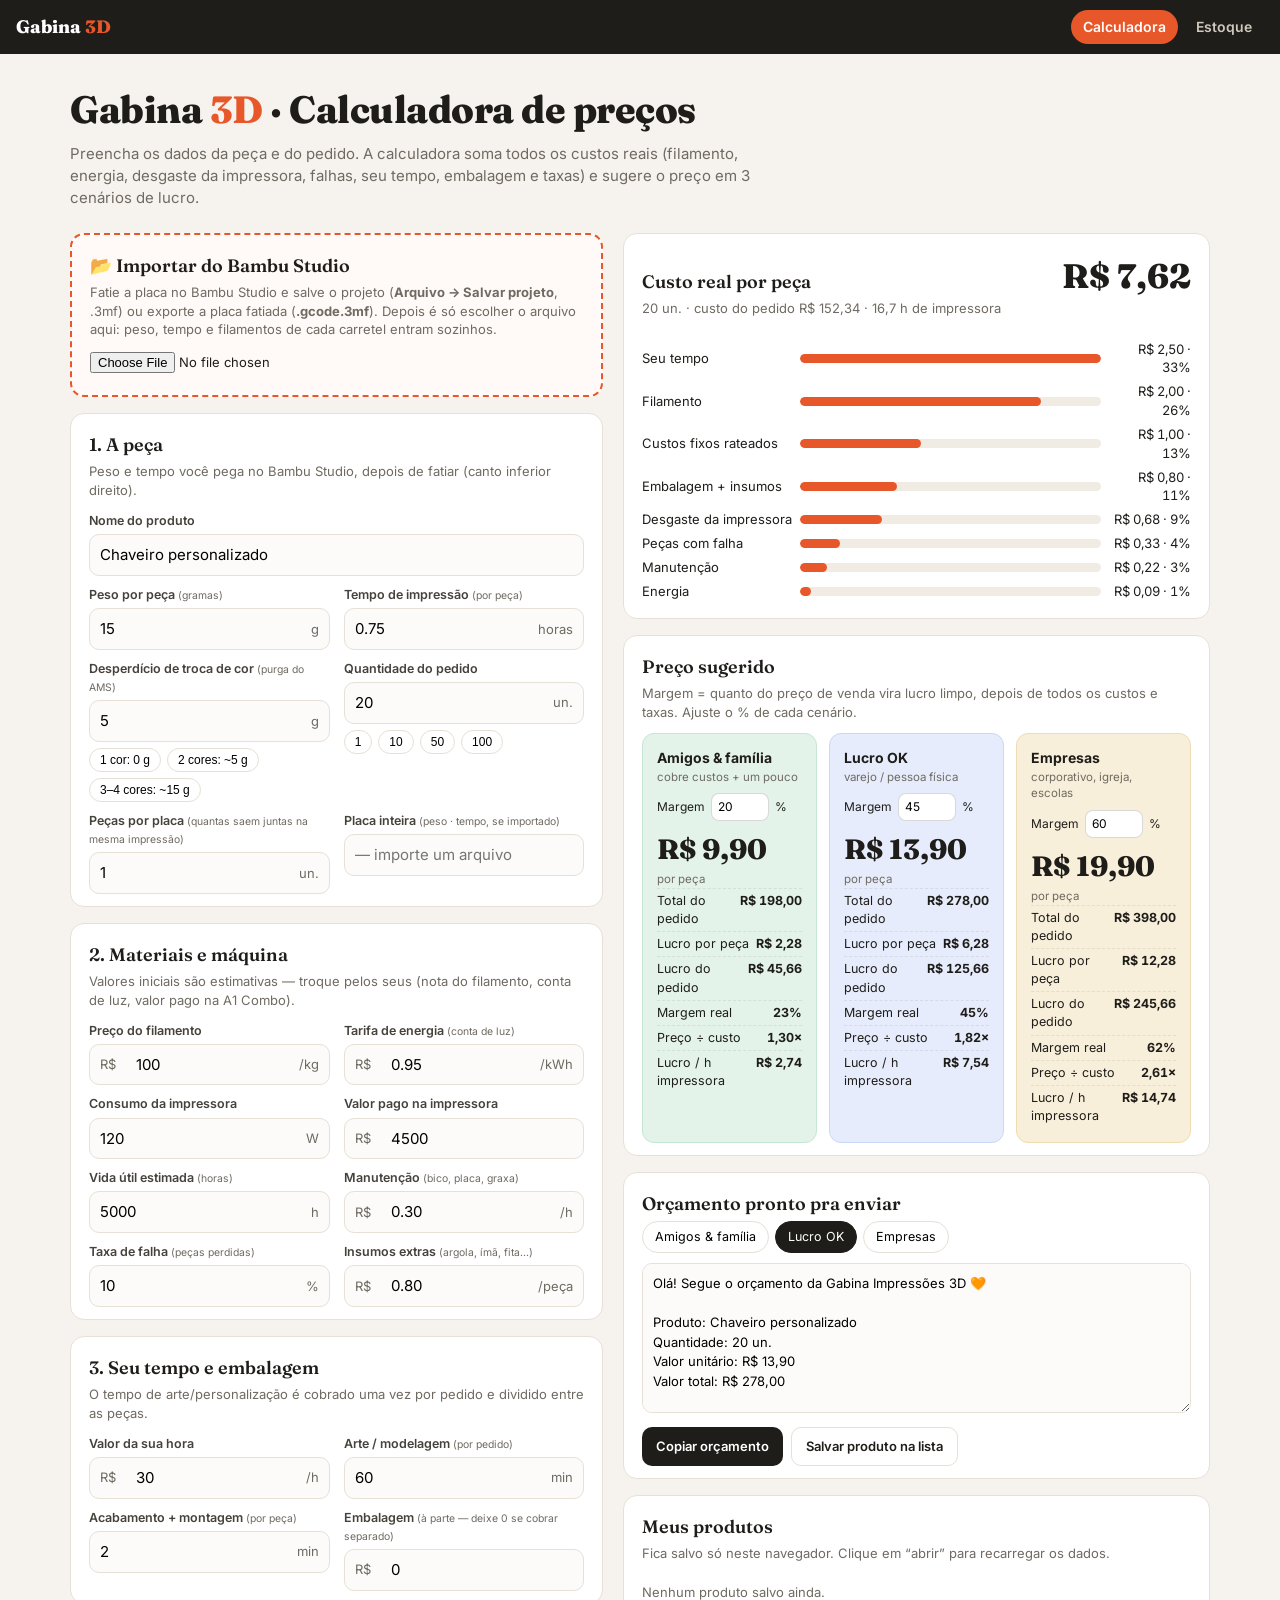
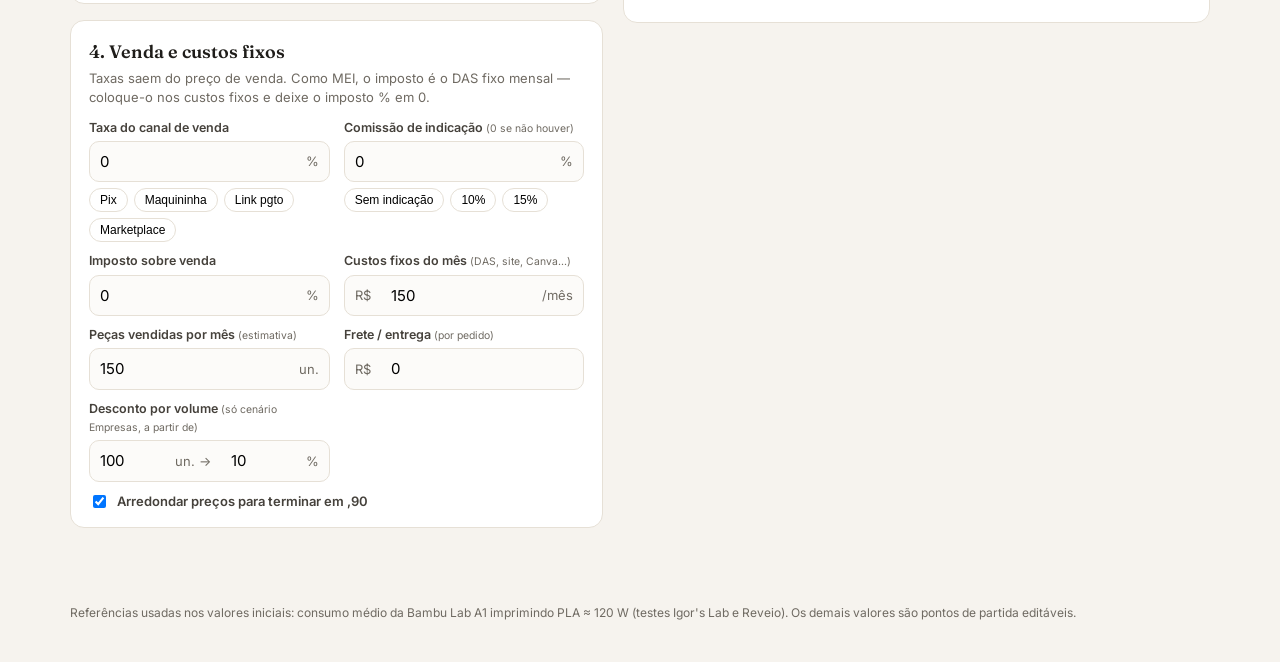
<file: completa.html>
<!DOCTYPE html>
<html lang="pt-BR">
<head>
<meta charset="UTF-8">
<meta name="viewport" content="width=device-width, initial-scale=1">
<title>Gabina 3D — Calculadora de Preços</title>
<link href="https://fonts.googleapis.com/css2?family=Fraunces:opsz,wght@9..144,600;9..144,800&family=Inter:wght@400;500;600;700&display=swap" rel="stylesheet">
<style>
:root{
  --bg:#f6f3ee; --card:#fff; --ink:#1f1d1a; --muted:#6f6a62; --line:#e6e0d6;
  --brand:#e8572a; --brand-soft:#fde9e1; --ok:#2f8f5b; --ok-soft:#e3f3ea;
  --blue:#2f5fd0; --blue-soft:#e6ecfb; --gold:#b9821a; --gold-soft:#f8efda;
  --radius:14px;
}
*{box-sizing:border-box}
body{margin:0;font-family:Inter,system-ui,sans-serif;background:var(--bg);color:var(--ink);font-size:15px;line-height:1.45}
header{padding:28px 20px 8px;max-width:1180px;margin:0 auto}
h1{font-family:Fraunces,serif;font-weight:800;font-size:clamp(26px,4vw,38px);margin:0;letter-spacing:-.5px}
h1 span{color:var(--brand)}
header p{color:var(--muted);margin:6px 0 0;max-width:720px}
main{max-width:1180px;margin:0 auto;padding:16px 20px 60px;display:grid;grid-template-columns:minmax(0,1fr) minmax(0,1.1fr);gap:20px}
@media(max-width:900px){main{grid-template-columns:1fr}}
.card{background:var(--card);border:1px solid var(--line);border-radius:var(--radius);padding:18px 18px 12px;margin-bottom:16px}
.card h2{font-family:Fraunces,serif;font-size:18px;margin:0 0 4px;font-weight:600}
.card .hint{color:var(--muted);font-size:13px;margin:0 0 12px}
.grid{display:grid;grid-template-columns:1fr 1fr;gap:10px 14px}
@media(max-width:520px){.grid{grid-template-columns:1fr}}
label{display:block;font-size:12.5px;font-weight:600;color:#45413b;margin-bottom:4px}
label small{font-weight:400;color:var(--muted)}
.field{display:flex;align-items:center;border:1px solid var(--line);border-radius:10px;background:#fcfbf9;overflow:hidden}
.field:focus-within{border-color:var(--brand);box-shadow:0 0 0 3px var(--brand-soft)}
.field span{padding:0 10px;color:var(--muted);font-size:13px;white-space:nowrap}
.field input,.field select{border:0;background:transparent;padding:9px 10px;font:inherit;width:100%;min-width:0;outline:none}
.full{grid-column:1/-1}
.presets{display:flex;flex-wrap:wrap;gap:6px;margin-top:6px}
.chip{border:1px solid var(--line);background:#fff;border-radius:999px;padding:4px 10px;font-size:12px;cursor:pointer}
.chip:hover{border-color:var(--brand);color:var(--brand)}
.right{position:sticky;top:12px;align-self:start}
@media(max-width:900px){.right{position:static}}
.costbox{display:flex;justify-content:space-between;align-items:baseline;gap:10px;flex-wrap:wrap}
.big{font-family:Fraunces,serif;font-weight:800;font-size:34px}
.bars{margin-top:10px}
.bar{display:grid;grid-template-columns:150px 1fr 82px;gap:8px;align-items:center;font-size:13px;margin:5px 0}
.bar .track{height:9px;background:#f0ebe3;border-radius:9px;overflow:hidden}
.bar .fill{height:100%;background:var(--brand);border-radius:9px}
.bar .v{text-align:right;font-variant-numeric:tabular-nums}
.scen{display:grid;grid-template-columns:repeat(3,1fr);gap:12px}
@media(max-width:640px){.scen{grid-template-columns:1fr}}
.sc{border-radius:12px;padding:14px;border:1px solid var(--line)}
.sc.a{background:var(--ok-soft);border-color:#c5e6d3}
.sc.b{background:var(--blue-soft);border-color:#cbd7f6}
.sc.c{background:var(--gold-soft);border-color:#eedcb2}
.sc h3{margin:0;font-size:14px}
.sc .tag{font-size:11.5px;color:var(--muted)}
.sc .price{font-family:Fraunces,serif;font-weight:800;font-size:28px;margin:8px 0 2px}
.sc .row{display:flex;justify-content:space-between;font-size:12.5px;padding:3px 0;border-top:1px dashed rgba(0,0,0,.08)}
.sc .row b{font-variant-numeric:tabular-nums}
.sc .m{display:flex;align-items:center;gap:6px;margin:8px 0 6px;font-size:12px}
.sc .m input{width:58px;padding:4px 6px;border:1px solid rgba(0,0,0,.15);border-radius:8px;font:inherit}
.btn{border:0;background:var(--ink);color:#fff;padding:9px 14px;border-radius:10px;font:inherit;font-weight:600;cursor:pointer;font-size:13px}
.btn.ghost{background:#fff;color:var(--ink);border:1px solid var(--line)}
.btn.small{padding:6px 10px;font-size:12px}
.btn:hover{opacity:.9}
.alert{background:#fff4e5;border:1px solid #f3d3a6;color:#7a4a08;padding:10px 12px;border-radius:10px;font-size:13px;margin-top:10px}
.alert.bad{background:#fde8e8;border-color:#f3b4b4;color:#8a1c1c}
.toggle{display:flex;align-items:center;gap:8px;font-size:13px;margin-top:10px}
textarea{width:100%;min-height:150px;border:1px solid var(--line);border-radius:10px;padding:10px;font:13px/1.5 Inter,sans-serif;background:#fcfbf9;resize:vertical}
table{width:100%;border-collapse:collapse;font-size:13px}
th,td{text-align:left;padding:7px 6px;border-bottom:1px solid var(--line)}
th{font-size:11.5px;text-transform:uppercase;letter-spacing:.4px;color:var(--muted)}
td.num{text-align:right;font-variant-numeric:tabular-nums}
.empty{color:var(--muted);font-size:13px;padding:8px 0}
.tabs{display:flex;gap:6px;margin-bottom:10px;flex-wrap:wrap}
.tabs button{border:1px solid var(--line);background:#fff;border-radius:999px;padding:6px 12px;font:inherit;font-size:12.5px;cursor:pointer}
.tabs button.on{background:var(--ink);color:#fff;border-color:var(--ink)}
.toast{position:fixed;bottom:20px;left:50%;transform:translateX(-50%);background:var(--ink);color:#fff;padding:10px 16px;border-radius:10px;font-size:13px;opacity:0;transition:.25s;pointer-events:none}
.toast.on{opacity:1}
footer{max-width:1180px;margin:0 auto;padding:0 20px 40px;color:var(--muted);font-size:12px}
</style>
<link rel="stylesheet" href="nav.css">
</head>
<body>
<nav class="gnav"><span class="marca">Gabina <em>3D</em></span><a href="./" class="on">Calculadora</a><a href="estoque.html">Estoque</a></nav>
<header>
  <h1>Gabina <span>3D</span> · Calculadora de preços</h1>
  <p>Preencha os dados da peça e do pedido. A calculadora soma todos os custos reais (filamento, energia, desgaste da impressora, falhas, seu tempo, embalagem e taxas) e sugere o preço em 3 cenários de lucro.</p>
</header>

<main>
<section>
  <div class="card" id="importCard" style="border:2px dashed var(--brand);background:#fffaf7">
    <h2>📂 Importar do Bambu Studio</h2>
    <p class="hint">Fatie a placa no Bambu Studio e salve o projeto (<b>Arquivo → Salvar projeto</b>, .3mf) ou exporte a placa fatiada (<b>.gcode.3mf</b>). Depois é só escolher o arquivo aqui: peso, tempo e filamentos de cada carretel entram sozinhos.</p>
    <input type="file" id="arquivo" accept=".3mf,.gcode,.gco" style="font:inherit;font-size:13px">
    <div id="impStatus"></div>
    <div id="carreteis" style="margin-top:10px"></div>
  </div>

  <div class="card">
    <h2>1. A peça</h2>
    <p class="hint">Peso e tempo você pega no Bambu Studio, depois de fatiar (canto inferior direito).</p>
    <div class="grid">
      <div class="full"><label>Nome do produto</label><div class="field"><input id="nome" value="Chaveiro personalizado"></div></div>
      <div><label>Peso por peça <small>(gramas)</small></label><div class="field"><input id="gramas" type="number" step="0.1" value="15"><span>g</span></div></div>
      <div><label>Tempo de impressão <small>(por peça)</small></label><div class="field"><input id="horas" type="number" step="0.05" value="0.75"><span>horas</span></div></div>
      <div><label>Desperdício de troca de cor <small>(purga do AMS)</small></label><div class="field"><input id="purga" type="number" step="0.1" value="5"><span>g</span></div><div class="presets"><button class="chip" data-set="purga:0">1 cor: 0 g</button><button class="chip" data-set="purga:5">2 cores: ~5 g</button><button class="chip" data-set="purga:15">3–4 cores: ~15 g</button></div></div>
      <div><label>Quantidade do pedido</label><div class="field"><input id="qtd" type="number" step="1" min="1" value="20"><span>un.</span></div><div class="presets"><button class="chip" data-set="qtd:1">1</button><button class="chip" data-set="qtd:10">10</button><button class="chip" data-set="qtd:50">50</button><button class="chip" data-set="qtd:100">100</button></div></div>
      <div><label>Peças por placa <small>(quantas saem juntas na mesma impressão)</small></label><div class="field"><input id="porPlaca" type="number" step="1" min="1" value="1"><span>un.</span></div></div>
      <div><label>Placa inteira <small>(peso · tempo, se importado)</small></label><div class="field"><input id="placaInfo" readonly placeholder="— importe um arquivo" style="color:#6f6a62"></div></div>
    </div>
  </div>

  <div class="card">
    <h2>2. Materiais e máquina</h2>
    <p class="hint">Valores iniciais são estimativas — troque pelos seus (nota do filamento, conta de luz, valor pago na A1 Combo).</p>
    <div class="grid">
      <div><label>Preço do filamento</label><div class="field"><span>R$</span><input id="filKg" type="number" step="1" value="100"><span>/kg</span></div></div>
      <div><label>Tarifa de energia <small>(conta de luz)</small></label><div class="field"><span>R$</span><input id="kwh" type="number" step="0.01" value="0.95"><span>/kWh</span></div></div>
      <div><label>Consumo da impressora</label><div class="field"><input id="watts" type="number" step="1" value="120"><span>W</span></div></div>
      <div><label>Valor pago na impressora</label><div class="field"><span>R$</span><input id="maq" type="number" step="10" value="4500"></div></div>
      <div><label>Vida útil estimada <small>(horas)</small></label><div class="field"><input id="vida" type="number" step="100" value="5000"><span>h</span></div></div>
      <div><label>Manutenção <small>(bico, placa, graxa)</small></label><div class="field"><span>R$</span><input id="manut" type="number" step="0.05" value="0.30"><span>/h</span></div></div>
      <div><label>Taxa de falha <small>(peças perdidas)</small></label><div class="field"><input id="falha" type="number" step="1" value="10"><span>%</span></div></div>
      <div><label>Insumos extras <small>(argola, ímã, fita…)</small></label><div class="field"><span>R$</span><input id="extras" type="number" step="0.1" value="0.80"><span>/peça</span></div></div>
    </div>
  </div>

  <div class="card">
    <h2>3. Seu tempo e embalagem</h2>
    <p class="hint">O tempo de arte/personalização é cobrado uma vez por pedido e dividido entre as peças.</p>
    <div class="grid">
      <div><label>Valor da sua hora</label><div class="field"><span>R$</span><input id="hora" type="number" step="1" value="30"><span>/h</span></div></div>
      <div><label>Arte / modelagem <small>(por pedido)</small></label><div class="field"><input id="arte" type="number" step="5" value="60"><span>min</span></div></div>
      <div><label>Acabamento + montagem <small>(por peça)</small></label><div class="field"><input id="acab" type="number" step="1" value="2"><span>min</span></div></div>
      <div><label>Embalagem <small>(à parte — deixe 0 se cobrar separado)</small></label><div class="field"><span>R$</span><input id="emb" type="number" step="0.1" value="0"></div></div>
    </div>
  </div>

  <div class="card">
    <h2>4. Venda e custos fixos</h2>
    <p class="hint">Taxas saem do preço de venda. Como MEI, o imposto é o DAS fixo mensal — coloque-o nos custos fixos e deixe o imposto % em 0.</p>
    <div class="grid">
      <div><label>Taxa do canal de venda</label><div class="field"><input id="taxa" type="number" step="0.1" value="0"><span>%</span></div>
        <div class="presets"><button class="chip" data-set="taxa:0">Pix</button><button class="chip" data-set="taxa:3.5">Maquininha</button><button class="chip" data-set="taxa:5">Link pgto</button><button class="chip" data-set="taxa:20">Marketplace</button></div></div>
      <div><label>Comissão de indicação <small>(0 se não houver)</small></label><div class="field"><input id="com" type="number" step="0.5" value="0"><span>%</span></div><div class="presets"><button class="chip" data-set="com:0">Sem indicação</button><button class="chip" data-set="com:10">10%</button><button class="chip" data-set="com:15">15%</button></div></div>
      <div><label>Imposto sobre venda</label><div class="field"><input id="imp" type="number" step="0.1" value="0"><span>%</span></div></div>
      <div><label>Custos fixos do mês <small>(DAS, site, Canva…)</small></label><div class="field"><span>R$</span><input id="fixo" type="number" step="10" value="150"><span>/mês</span></div></div>
      <div><label>Peças vendidas por mês <small>(estimativa)</small></label><div class="field"><input id="pecasMes" type="number" step="10" value="150"><span>un.</span></div></div>
      <div><label>Frete / entrega <small>(por pedido)</small></label><div class="field"><span>R$</span><input id="frete" type="number" step="1" value="0"></div></div>
      <div><label>Desconto por volume <small>(só cenário Empresas, a partir de)</small></label><div class="field"><input id="volMin" type="number" step="10" value="100"><span>un. →</span><input id="volDesc" type="number" step="1" value="10"><span>%</span></div></div>
    </div>
    <label class="toggle"><input type="checkbox" id="arred" checked> Arredondar preços para terminar em ,90</label>
  </div>
</section>

<section class="right">
  <div class="card">
    <div class="costbox">
      <div><h2>Custo real por peça</h2><p class="hint" id="custoSub">—</p></div>
      <div class="big" id="custoUn">R$ 0,00</div>
    </div>
    <div class="bars" id="bars"></div>
    <div id="alerts"></div>
  </div>

  <div class="card">
    <h2>Preço sugerido</h2>
    <p class="hint">Margem = quanto do preço de venda vira lucro limpo, depois de todos os custos e taxas. Ajuste o % de cada cenário.</p>
    <div class="scen" id="scen"></div>
  </div>

  <div class="card">
    <h2>Orçamento pronto pra enviar</h2>
    <div class="tabs" id="tabs">
      <button data-s="0">Amigos & família</button><button data-s="1" class="on">Lucro OK</button><button data-s="2">Empresas</button>
    </div>
    <textarea id="orc" readonly></textarea>
    <div style="display:flex;gap:8px;margin-top:8px;flex-wrap:wrap">
      <button class="btn" id="copiar">Copiar orçamento</button>
      <button class="btn ghost" id="salvar">Salvar produto na lista</button>
    </div>
  </div>

  <div class="card">
    <h2>Meus produtos</h2>
    <p class="hint">Fica salvo só neste navegador. Clique em “abrir” para recarregar os dados.</p>
    <div id="lista"></div>
  </div>
</section>
</main>
<footer>Referências usadas nos valores iniciais: consumo médio da Bambu Lab A1 imprimindo PLA ≈ 120 W (testes Igor's Lab e Reveio). Os demais valores são pontos de partida editáveis.</footer>
<div class="toast" id="toast"></div>

<script>/*!

JSZip v3.10.1 - A JavaScript class for generating and reading zip files
<http://stuartk.com/jszip>

(c) 2009-2016 Stuart Knightley <stuart [at] stuartk.com>
Dual licenced under the MIT license or GPLv3. See https://raw.github.com/Stuk/jszip/main/LICENSE.markdown.

JSZip uses the library pako released under the MIT license :
https://github.com/nodeca/pako/blob/main/LICENSE
*/

!function(e){if("object"==typeof exports&&"undefined"!=typeof module)module.exports=e();else if("function"==typeof define&&define.amd)define([],e);else{("undefined"!=typeof window?window:"undefined"!=typeof global?global:"undefined"!=typeof self?self:this).JSZip=e()}}(function(){return function s(a,o,h){function u(r,e){if(!o[r]){if(!a[r]){var t="function"==typeof require&&require;if(!e&&t)return t(r,!0);if(l)return l(r,!0);var n=new Error("Cannot find module '"+r+"'");throw n.code="MODULE_NOT_FOUND",n}var i=o[r]={exports:{}};a[r][0].call(i.exports,function(e){var t=a[r][1][e];return u(t||e)},i,i.exports,s,a,o,h)}return o[r].exports}for(var l="function"==typeof require&&require,e=0;e<h.length;e++)u(h[e]);return u}({1:[function(e,t,r){"use strict";var d=e("./utils"),c=e("./support"),p="ABCDEFGHIJKLMNOPQRSTUVWXYZabcdefghijklmnopqrstuvwxyz0123456789+/=";r.encode=function(e){for(var t,r,n,i,s,a,o,h=[],u=0,l=e.length,f=l,c="string"!==d.getTypeOf(e);u<e.length;)f=l-u,n=c?(t=e[u++],r=u<l?e[u++]:0,u<l?e[u++]:0):(t=e.charCodeAt(u++),r=u<l?e.charCodeAt(u++):0,u<l?e.charCodeAt(u++):0),i=t>>2,s=(3&t)<<4|r>>4,a=1<f?(15&r)<<2|n>>6:64,o=2<f?63&n:64,h.push(p.charAt(i)+p.charAt(s)+p.charAt(a)+p.charAt(o));return h.join("")},r.decode=function(e){var t,r,n,i,s,a,o=0,h=0,u="data:";if(e.substr(0,u.length)===u)throw new Error("Invalid base64 input, it looks like a data url.");var l,f=3*(e=e.replace(/[^A-Za-z0-9+/=]/g,"")).length/4;if(e.charAt(e.length-1)===p.charAt(64)&&f--,e.charAt(e.length-2)===p.charAt(64)&&f--,f%1!=0)throw new Error("Invalid base64 input, bad content length.");for(l=c.uint8array?new Uint8Array(0|f):new Array(0|f);o<e.length;)t=p.indexOf(e.charAt(o++))<<2|(i=p.indexOf(e.charAt(o++)))>>4,r=(15&i)<<4|(s=p.indexOf(e.charAt(o++)))>>2,n=(3&s)<<6|(a=p.indexOf(e.charAt(o++))),l[h++]=t,64!==s&&(l[h++]=r),64!==a&&(l[h++]=n);return l}},{"./support":30,"./utils":32}],2:[function(e,t,r){"use strict";var n=e("./external"),i=e("./stream/DataWorker"),s=e("./stream/Crc32Probe"),a=e("./stream/DataLengthProbe");function o(e,t,r,n,i){this.compressedSize=e,this.uncompressedSize=t,this.crc32=r,this.compression=n,this.compressedContent=i}o.prototype={getContentWorker:function(){var e=new i(n.Promise.resolve(this.compressedContent)).pipe(this.compression.uncompressWorker()).pipe(new a("data_length")),t=this;return e.on("end",function(){if(this.streamInfo.data_length!==t.uncompressedSize)throw new Error("Bug : uncompressed data size mismatch")}),e},getCompressedWorker:function(){return new i(n.Promise.resolve(this.compressedContent)).withStreamInfo("compressedSize",this.compressedSize).withStreamInfo("uncompressedSize",this.uncompressedSize).withStreamInfo("crc32",this.crc32).withStreamInfo("compression",this.compression)}},o.createWorkerFrom=function(e,t,r){return e.pipe(new s).pipe(new a("uncompressedSize")).pipe(t.compressWorker(r)).pipe(new a("compressedSize")).withStreamInfo("compression",t)},t.exports=o},{"./external":6,"./stream/Crc32Probe":25,"./stream/DataLengthProbe":26,"./stream/DataWorker":27}],3:[function(e,t,r){"use strict";var n=e("./stream/GenericWorker");r.STORE={magic:"\0\0",compressWorker:function(){return new n("STORE compression")},uncompressWorker:function(){return new n("STORE decompression")}},r.DEFLATE=e("./flate")},{"./flate":7,"./stream/GenericWorker":28}],4:[function(e,t,r){"use strict";var n=e("./utils");var o=function(){for(var e,t=[],r=0;r<256;r++){e=r;for(var n=0;n<8;n++)e=1&e?3988292384^e>>>1:e>>>1;t[r]=e}return t}();t.exports=function(e,t){return void 0!==e&&e.length?"string"!==n.getTypeOf(e)?function(e,t,r,n){var i=o,s=n+r;e^=-1;for(var a=n;a<s;a++)e=e>>>8^i[255&(e^t[a])];return-1^e}(0|t,e,e.length,0):function(e,t,r,n){var i=o,s=n+r;e^=-1;for(var a=n;a<s;a++)e=e>>>8^i[255&(e^t.charCodeAt(a))];return-1^e}(0|t,e,e.length,0):0}},{"./utils":32}],5:[function(e,t,r){"use strict";r.base64=!1,r.binary=!1,r.dir=!1,r.createFolders=!0,r.date=null,r.compression=null,r.compressionOptions=null,r.comment=null,r.unixPermissions=null,r.dosPermissions=null},{}],6:[function(e,t,r){"use strict";var n=null;n="undefined"!=typeof Promise?Promise:e("lie"),t.exports={Promise:n}},{lie:37}],7:[function(e,t,r){"use strict";var n="undefined"!=typeof Uint8Array&&"undefined"!=typeof Uint16Array&&"undefined"!=typeof Uint32Array,i=e("pako"),s=e("./utils"),a=e("./stream/GenericWorker"),o=n?"uint8array":"array";function h(e,t){a.call(this,"FlateWorker/"+e),this._pako=null,this._pakoAction=e,this._pakoOptions=t,this.meta={}}r.magic="\b\0",s.inherits(h,a),h.prototype.processChunk=function(e){this.meta=e.meta,null===this._pako&&this._createPako(),this._pako.push(s.transformTo(o,e.data),!1)},h.prototype.flush=function(){a.prototype.flush.call(this),null===this._pako&&this._createPako(),this._pako.push([],!0)},h.prototype.cleanUp=function(){a.prototype.cleanUp.call(this),this._pako=null},h.prototype._createPako=function(){this._pako=new i[this._pakoAction]({raw:!0,level:this._pakoOptions.level||-1});var t=this;this._pako.onData=function(e){t.push({data:e,meta:t.meta})}},r.compressWorker=function(e){return new h("Deflate",e)},r.uncompressWorker=function(){return new h("Inflate",{})}},{"./stream/GenericWorker":28,"./utils":32,pako:38}],8:[function(e,t,r){"use strict";function A(e,t){var r,n="";for(r=0;r<t;r++)n+=String.fromCharCode(255&e),e>>>=8;return n}function n(e,t,r,n,i,s){var a,o,h=e.file,u=e.compression,l=s!==O.utf8encode,f=I.transformTo("string",s(h.name)),c=I.transformTo("string",O.utf8encode(h.name)),d=h.comment,p=I.transformTo("string",s(d)),m=I.transformTo("string",O.utf8encode(d)),_=c.length!==h.name.length,g=m.length!==d.length,b="",v="",y="",w=h.dir,k=h.date,x={crc32:0,compressedSize:0,uncompressedSize:0};t&&!r||(x.crc32=e.crc32,x.compressedSize=e.compressedSize,x.uncompressedSize=e.uncompressedSize);var S=0;t&&(S|=8),l||!_&&!g||(S|=2048);var z=0,C=0;w&&(z|=16),"UNIX"===i?(C=798,z|=function(e,t){var r=e;return e||(r=t?16893:33204),(65535&r)<<16}(h.unixPermissions,w)):(C=20,z|=function(e){return 63&(e||0)}(h.dosPermissions)),a=k.getUTCHours(),a<<=6,a|=k.getUTCMinutes(),a<<=5,a|=k.getUTCSeconds()/2,o=k.getUTCFullYear()-1980,o<<=4,o|=k.getUTCMonth()+1,o<<=5,o|=k.getUTCDate(),_&&(v=A(1,1)+A(B(f),4)+c,b+="up"+A(v.length,2)+v),g&&(y=A(1,1)+A(B(p),4)+m,b+="uc"+A(y.length,2)+y);var E="";return E+="\n\0",E+=A(S,2),E+=u.magic,E+=A(a,2),E+=A(o,2),E+=A(x.crc32,4),E+=A(x.compressedSize,4),E+=A(x.uncompressedSize,4),E+=A(f.length,2),E+=A(b.length,2),{fileRecord:R.LOCAL_FILE_HEADER+E+f+b,dirRecord:R.CENTRAL_FILE_HEADER+A(C,2)+E+A(p.length,2)+"\0\0\0\0"+A(z,4)+A(n,4)+f+b+p}}var I=e("../utils"),i=e("../stream/GenericWorker"),O=e("../utf8"),B=e("../crc32"),R=e("../signature");function s(e,t,r,n){i.call(this,"ZipFileWorker"),this.bytesWritten=0,this.zipComment=t,this.zipPlatform=r,this.encodeFileName=n,this.streamFiles=e,this.accumulate=!1,this.contentBuffer=[],this.dirRecords=[],this.currentSourceOffset=0,this.entriesCount=0,this.currentFile=null,this._sources=[]}I.inherits(s,i),s.prototype.push=function(e){var t=e.meta.percent||0,r=this.entriesCount,n=this._sources.length;this.accumulate?this.contentBuffer.push(e):(this.bytesWritten+=e.data.length,i.prototype.push.call(this,{data:e.data,meta:{currentFile:this.currentFile,percent:r?(t+100*(r-n-1))/r:100}}))},s.prototype.openedSource=function(e){this.currentSourceOffset=this.bytesWritten,this.currentFile=e.file.name;var t=this.streamFiles&&!e.file.dir;if(t){var r=n(e,t,!1,this.currentSourceOffset,this.zipPlatform,this.encodeFileName);this.push({data:r.fileRecord,meta:{percent:0}})}else this.accumulate=!0},s.prototype.closedSource=function(e){this.accumulate=!1;var t=this.streamFiles&&!e.file.dir,r=n(e,t,!0,this.currentSourceOffset,this.zipPlatform,this.encodeFileName);if(this.dirRecords.push(r.dirRecord),t)this.push({data:function(e){return R.DATA_DESCRIPTOR+A(e.crc32,4)+A(e.compressedSize,4)+A(e.uncompressedSize,4)}(e),meta:{percent:100}});else for(this.push({data:r.fileRecord,meta:{percent:0}});this.contentBuffer.length;)this.push(this.contentBuffer.shift());this.currentFile=null},s.prototype.flush=function(){for(var e=this.bytesWritten,t=0;t<this.dirRecords.length;t++)this.push({data:this.dirRecords[t],meta:{percent:100}});var r=this.bytesWritten-e,n=function(e,t,r,n,i){var s=I.transformTo("string",i(n));return R.CENTRAL_DIRECTORY_END+"\0\0\0\0"+A(e,2)+A(e,2)+A(t,4)+A(r,4)+A(s.length,2)+s}(this.dirRecords.length,r,e,this.zipComment,this.encodeFileName);this.push({data:n,meta:{percent:100}})},s.prototype.prepareNextSource=function(){this.previous=this._sources.shift(),this.openedSource(this.previous.streamInfo),this.isPaused?this.previous.pause():this.previous.resume()},s.prototype.registerPrevious=function(e){this._sources.push(e);var t=this;return e.on("data",function(e){t.processChunk(e)}),e.on("end",function(){t.closedSource(t.previous.streamInfo),t._sources.length?t.prepareNextSource():t.end()}),e.on("error",function(e){t.error(e)}),this},s.prototype.resume=function(){return!!i.prototype.resume.call(this)&&(!this.previous&&this._sources.length?(this.prepareNextSource(),!0):this.previous||this._sources.length||this.generatedError?void 0:(this.end(),!0))},s.prototype.error=function(e){var t=this._sources;if(!i.prototype.error.call(this,e))return!1;for(var r=0;r<t.length;r++)try{t[r].error(e)}catch(e){}return!0},s.prototype.lock=function(){i.prototype.lock.call(this);for(var e=this._sources,t=0;t<e.length;t++)e[t].lock()},t.exports=s},{"../crc32":4,"../signature":23,"../stream/GenericWorker":28,"../utf8":31,"../utils":32}],9:[function(e,t,r){"use strict";var u=e("../compressions"),n=e("./ZipFileWorker");r.generateWorker=function(e,a,t){var o=new n(a.streamFiles,t,a.platform,a.encodeFileName),h=0;try{e.forEach(function(e,t){h++;var r=function(e,t){var r=e||t,n=u[r];if(!n)throw new Error(r+" is not a valid compression method !");return n}(t.options.compression,a.compression),n=t.options.compressionOptions||a.compressionOptions||{},i=t.dir,s=t.date;t._compressWorker(r,n).withStreamInfo("file",{name:e,dir:i,date:s,comment:t.comment||"",unixPermissions:t.unixPermissions,dosPermissions:t.dosPermissions}).pipe(o)}),o.entriesCount=h}catch(e){o.error(e)}return o}},{"../compressions":3,"./ZipFileWorker":8}],10:[function(e,t,r){"use strict";function n(){if(!(this instanceof n))return new n;if(arguments.length)throw new Error("The constructor with parameters has been removed in JSZip 3.0, please check the upgrade guide.");this.files=Object.create(null),this.comment=null,this.root="",this.clone=function(){var e=new n;for(var t in this)"function"!=typeof this[t]&&(e[t]=this[t]);return e}}(n.prototype=e("./object")).loadAsync=e("./load"),n.support=e("./support"),n.defaults=e("./defaults"),n.version="3.10.1",n.loadAsync=function(e,t){return(new n).loadAsync(e,t)},n.external=e("./external"),t.exports=n},{"./defaults":5,"./external":6,"./load":11,"./object":15,"./support":30}],11:[function(e,t,r){"use strict";var u=e("./utils"),i=e("./external"),n=e("./utf8"),s=e("./zipEntries"),a=e("./stream/Crc32Probe"),l=e("./nodejsUtils");function f(n){return new i.Promise(function(e,t){var r=n.decompressed.getContentWorker().pipe(new a);r.on("error",function(e){t(e)}).on("end",function(){r.streamInfo.crc32!==n.decompressed.crc32?t(new Error("Corrupted zip : CRC32 mismatch")):e()}).resume()})}t.exports=function(e,o){var h=this;return o=u.extend(o||{},{base64:!1,checkCRC32:!1,optimizedBinaryString:!1,createFolders:!1,decodeFileName:n.utf8decode}),l.isNode&&l.isStream(e)?i.Promise.reject(new Error("JSZip can't accept a stream when loading a zip file.")):u.prepareContent("the loaded zip file",e,!0,o.optimizedBinaryString,o.base64).then(function(e){var t=new s(o);return t.load(e),t}).then(function(e){var t=[i.Promise.resolve(e)],r=e.files;if(o.checkCRC32)for(var n=0;n<r.length;n++)t.push(f(r[n]));return i.Promise.all(t)}).then(function(e){for(var t=e.shift(),r=t.files,n=0;n<r.length;n++){var i=r[n],s=i.fileNameStr,a=u.resolve(i.fileNameStr);h.file(a,i.decompressed,{binary:!0,optimizedBinaryString:!0,date:i.date,dir:i.dir,comment:i.fileCommentStr.length?i.fileCommentStr:null,unixPermissions:i.unixPermissions,dosPermissions:i.dosPermissions,createFolders:o.createFolders}),i.dir||(h.file(a).unsafeOriginalName=s)}return t.zipComment.length&&(h.comment=t.zipComment),h})}},{"./external":6,"./nodejsUtils":14,"./stream/Crc32Probe":25,"./utf8":31,"./utils":32,"./zipEntries":33}],12:[function(e,t,r){"use strict";var n=e("../utils"),i=e("../stream/GenericWorker");function s(e,t){i.call(this,"Nodejs stream input adapter for "+e),this._upstreamEnded=!1,this._bindStream(t)}n.inherits(s,i),s.prototype._bindStream=function(e){var t=this;(this._stream=e).pause(),e.on("data",function(e){t.push({data:e,meta:{percent:0}})}).on("error",function(e){t.isPaused?this.generatedError=e:t.error(e)}).on("end",function(){t.isPaused?t._upstreamEnded=!0:t.end()})},s.prototype.pause=function(){return!!i.prototype.pause.call(this)&&(this._stream.pause(),!0)},s.prototype.resume=function(){return!!i.prototype.resume.call(this)&&(this._upstreamEnded?this.end():this._stream.resume(),!0)},t.exports=s},{"../stream/GenericWorker":28,"../utils":32}],13:[function(e,t,r){"use strict";var i=e("readable-stream").Readable;function n(e,t,r){i.call(this,t),this._helper=e;var n=this;e.on("data",function(e,t){n.push(e)||n._helper.pause(),r&&r(t)}).on("error",function(e){n.emit("error",e)}).on("end",function(){n.push(null)})}e("../utils").inherits(n,i),n.prototype._read=function(){this._helper.resume()},t.exports=n},{"../utils":32,"readable-stream":16}],14:[function(e,t,r){"use strict";t.exports={isNode:"undefined"!=typeof Buffer,newBufferFrom:function(e,t){if(Buffer.from&&Buffer.from!==Uint8Array.from)return Buffer.from(e,t);if("number"==typeof e)throw new Error('The "data" argument must not be a number');return new Buffer(e,t)},allocBuffer:function(e){if(Buffer.alloc)return Buffer.alloc(e);var t=new Buffer(e);return t.fill(0),t},isBuffer:function(e){return Buffer.isBuffer(e)},isStream:function(e){return e&&"function"==typeof e.on&&"function"==typeof e.pause&&"function"==typeof e.resume}}},{}],15:[function(e,t,r){"use strict";function s(e,t,r){var n,i=u.getTypeOf(t),s=u.extend(r||{},f);s.date=s.date||new Date,null!==s.compression&&(s.compression=s.compression.toUpperCase()),"string"==typeof s.unixPermissions&&(s.unixPermissions=parseInt(s.unixPermissions,8)),s.unixPermissions&&16384&s.unixPermissions&&(s.dir=!0),s.dosPermissions&&16&s.dosPermissions&&(s.dir=!0),s.dir&&(e=g(e)),s.createFolders&&(n=_(e))&&b.call(this,n,!0);var a="string"===i&&!1===s.binary&&!1===s.base64;r&&void 0!==r.binary||(s.binary=!a),(t instanceof c&&0===t.uncompressedSize||s.dir||!t||0===t.length)&&(s.base64=!1,s.binary=!0,t="",s.compression="STORE",i="string");var o=null;o=t instanceof c||t instanceof l?t:p.isNode&&p.isStream(t)?new m(e,t):u.prepareContent(e,t,s.binary,s.optimizedBinaryString,s.base64);var h=new d(e,o,s);this.files[e]=h}var i=e("./utf8"),u=e("./utils"),l=e("./stream/GenericWorker"),a=e("./stream/StreamHelper"),f=e("./defaults"),c=e("./compressedObject"),d=e("./zipObject"),o=e("./generate"),p=e("./nodejsUtils"),m=e("./nodejs/NodejsStreamInputAdapter"),_=function(e){"/"===e.slice(-1)&&(e=e.substring(0,e.length-1));var t=e.lastIndexOf("/");return 0<t?e.substring(0,t):""},g=function(e){return"/"!==e.slice(-1)&&(e+="/"),e},b=function(e,t){return t=void 0!==t?t:f.createFolders,e=g(e),this.files[e]||s.call(this,e,null,{dir:!0,createFolders:t}),this.files[e]};function h(e){return"[object RegExp]"===Object.prototype.toString.call(e)}var n={load:function(){throw new Error("This method has been removed in JSZip 3.0, please check the upgrade guide.")},forEach:function(e){var t,r,n;for(t in this.files)n=this.files[t],(r=t.slice(this.root.length,t.length))&&t.slice(0,this.root.length)===this.root&&e(r,n)},filter:function(r){var n=[];return this.forEach(function(e,t){r(e,t)&&n.push(t)}),n},file:function(e,t,r){if(1!==arguments.length)return e=this.root+e,s.call(this,e,t,r),this;if(h(e)){var n=e;return this.filter(function(e,t){return!t.dir&&n.test(e)})}var i=this.files[this.root+e];return i&&!i.dir?i:null},folder:function(r){if(!r)return this;if(h(r))return this.filter(function(e,t){return t.dir&&r.test(e)});var e=this.root+r,t=b.call(this,e),n=this.clone();return n.root=t.name,n},remove:function(r){r=this.root+r;var e=this.files[r];if(e||("/"!==r.slice(-1)&&(r+="/"),e=this.files[r]),e&&!e.dir)delete this.files[r];else for(var t=this.filter(function(e,t){return t.name.slice(0,r.length)===r}),n=0;n<t.length;n++)delete this.files[t[n].name];return this},generate:function(){throw new Error("This method has been removed in JSZip 3.0, please check the upgrade guide.")},generateInternalStream:function(e){var t,r={};try{if((r=u.extend(e||{},{streamFiles:!1,compression:"STORE",compressionOptions:null,type:"",platform:"DOS",comment:null,mimeType:"application/zip",encodeFileName:i.utf8encode})).type=r.type.toLowerCase(),r.compression=r.compression.toUpperCase(),"binarystring"===r.type&&(r.type="string"),!r.type)throw new Error("No output type specified.");u.checkSupport(r.type),"darwin"!==r.platform&&"freebsd"!==r.platform&&"linux"!==r.platform&&"sunos"!==r.platform||(r.platform="UNIX"),"win32"===r.platform&&(r.platform="DOS");var n=r.comment||this.comment||"";t=o.generateWorker(this,r,n)}catch(e){(t=new l("error")).error(e)}return new a(t,r.type||"string",r.mimeType)},generateAsync:function(e,t){return this.generateInternalStream(e).accumulate(t)},generateNodeStream:function(e,t){return(e=e||{}).type||(e.type="nodebuffer"),this.generateInternalStream(e).toNodejsStream(t)}};t.exports=n},{"./compressedObject":2,"./defaults":5,"./generate":9,"./nodejs/NodejsStreamInputAdapter":12,"./nodejsUtils":14,"./stream/GenericWorker":28,"./stream/StreamHelper":29,"./utf8":31,"./utils":32,"./zipObject":35}],16:[function(e,t,r){"use strict";t.exports=e("stream")},{stream:void 0}],17:[function(e,t,r){"use strict";var n=e("./DataReader");function i(e){n.call(this,e);for(var t=0;t<this.data.length;t++)e[t]=255&e[t]}e("../utils").inherits(i,n),i.prototype.byteAt=function(e){return this.data[this.zero+e]},i.prototype.lastIndexOfSignature=function(e){for(var t=e.charCodeAt(0),r=e.charCodeAt(1),n=e.charCodeAt(2),i=e.charCodeAt(3),s=this.length-4;0<=s;--s)if(this.data[s]===t&&this.data[s+1]===r&&this.data[s+2]===n&&this.data[s+3]===i)return s-this.zero;return-1},i.prototype.readAndCheckSignature=function(e){var t=e.charCodeAt(0),r=e.charCodeAt(1),n=e.charCodeAt(2),i=e.charCodeAt(3),s=this.readData(4);return t===s[0]&&r===s[1]&&n===s[2]&&i===s[3]},i.prototype.readData=function(e){if(this.checkOffset(e),0===e)return[];var t=this.data.slice(this.zero+this.index,this.zero+this.index+e);return this.index+=e,t},t.exports=i},{"../utils":32,"./DataReader":18}],18:[function(e,t,r){"use strict";var n=e("../utils");function i(e){this.data=e,this.length=e.length,this.index=0,this.zero=0}i.prototype={checkOffset:function(e){this.checkIndex(this.index+e)},checkIndex:function(e){if(this.length<this.zero+e||e<0)throw new Error("End of data reached (data length = "+this.length+", asked index = "+e+"). Corrupted zip ?")},setIndex:function(e){this.checkIndex(e),this.index=e},skip:function(e){this.setIndex(this.index+e)},byteAt:function(){},readInt:function(e){var t,r=0;for(this.checkOffset(e),t=this.index+e-1;t>=this.index;t--)r=(r<<8)+this.byteAt(t);return this.index+=e,r},readString:function(e){return n.transformTo("string",this.readData(e))},readData:function(){},lastIndexOfSignature:function(){},readAndCheckSignature:function(){},readDate:function(){var e=this.readInt(4);return new Date(Date.UTC(1980+(e>>25&127),(e>>21&15)-1,e>>16&31,e>>11&31,e>>5&63,(31&e)<<1))}},t.exports=i},{"../utils":32}],19:[function(e,t,r){"use strict";var n=e("./Uint8ArrayReader");function i(e){n.call(this,e)}e("../utils").inherits(i,n),i.prototype.readData=function(e){this.checkOffset(e);var t=this.data.slice(this.zero+this.index,this.zero+this.index+e);return this.index+=e,t},t.exports=i},{"../utils":32,"./Uint8ArrayReader":21}],20:[function(e,t,r){"use strict";var n=e("./DataReader");function i(e){n.call(this,e)}e("../utils").inherits(i,n),i.prototype.byteAt=function(e){return this.data.charCodeAt(this.zero+e)},i.prototype.lastIndexOfSignature=function(e){return this.data.lastIndexOf(e)-this.zero},i.prototype.readAndCheckSignature=function(e){return e===this.readData(4)},i.prototype.readData=function(e){this.checkOffset(e);var t=this.data.slice(this.zero+this.index,this.zero+this.index+e);return this.index+=e,t},t.exports=i},{"../utils":32,"./DataReader":18}],21:[function(e,t,r){"use strict";var n=e("./ArrayReader");function i(e){n.call(this,e)}e("../utils").inherits(i,n),i.prototype.readData=function(e){if(this.checkOffset(e),0===e)return new Uint8Array(0);var t=this.data.subarray(this.zero+this.index,this.zero+this.index+e);return this.index+=e,t},t.exports=i},{"../utils":32,"./ArrayReader":17}],22:[function(e,t,r){"use strict";var n=e("../utils"),i=e("../support"),s=e("./ArrayReader"),a=e("./StringReader"),o=e("./NodeBufferReader"),h=e("./Uint8ArrayReader");t.exports=function(e){var t=n.getTypeOf(e);return n.checkSupport(t),"string"!==t||i.uint8array?"nodebuffer"===t?new o(e):i.uint8array?new h(n.transformTo("uint8array",e)):new s(n.transformTo("array",e)):new a(e)}},{"../support":30,"../utils":32,"./ArrayReader":17,"./NodeBufferReader":19,"./StringReader":20,"./Uint8ArrayReader":21}],23:[function(e,t,r){"use strict";r.LOCAL_FILE_HEADER="PK",r.CENTRAL_FILE_HEADER="PK",r.CENTRAL_DIRECTORY_END="PK",r.ZIP64_CENTRAL_DIRECTORY_LOCATOR="PK",r.ZIP64_CENTRAL_DIRECTORY_END="PK",r.DATA_DESCRIPTOR="PK\b"},{}],24:[function(e,t,r){"use strict";var n=e("./GenericWorker"),i=e("../utils");function s(e){n.call(this,"ConvertWorker to "+e),this.destType=e}i.inherits(s,n),s.prototype.processChunk=function(e){this.push({data:i.transformTo(this.destType,e.data),meta:e.meta})},t.exports=s},{"../utils":32,"./GenericWorker":28}],25:[function(e,t,r){"use strict";var n=e("./GenericWorker"),i=e("../crc32");function s(){n.call(this,"Crc32Probe"),this.withStreamInfo("crc32",0)}e("../utils").inherits(s,n),s.prototype.processChunk=function(e){this.streamInfo.crc32=i(e.data,this.streamInfo.crc32||0),this.push(e)},t.exports=s},{"../crc32":4,"../utils":32,"./GenericWorker":28}],26:[function(e,t,r){"use strict";var n=e("../utils"),i=e("./GenericWorker");function s(e){i.call(this,"DataLengthProbe for "+e),this.propName=e,this.withStreamInfo(e,0)}n.inherits(s,i),s.prototype.processChunk=function(e){if(e){var t=this.streamInfo[this.propName]||0;this.streamInfo[this.propName]=t+e.data.length}i.prototype.processChunk.call(this,e)},t.exports=s},{"../utils":32,"./GenericWorker":28}],27:[function(e,t,r){"use strict";var n=e("../utils"),i=e("./GenericWorker");function s(e){i.call(this,"DataWorker");var t=this;this.dataIsReady=!1,this.index=0,this.max=0,this.data=null,this.type="",this._tickScheduled=!1,e.then(function(e){t.dataIsReady=!0,t.data=e,t.max=e&&e.length||0,t.type=n.getTypeOf(e),t.isPaused||t._tickAndRepeat()},function(e){t.error(e)})}n.inherits(s,i),s.prototype.cleanUp=function(){i.prototype.cleanUp.call(this),this.data=null},s.prototype.resume=function(){return!!i.prototype.resume.call(this)&&(!this._tickScheduled&&this.dataIsReady&&(this._tickScheduled=!0,n.delay(this._tickAndRepeat,[],this)),!0)},s.prototype._tickAndRepeat=function(){this._tickScheduled=!1,this.isPaused||this.isFinished||(this._tick(),this.isFinished||(n.delay(this._tickAndRepeat,[],this),this._tickScheduled=!0))},s.prototype._tick=function(){if(this.isPaused||this.isFinished)return!1;var e=null,t=Math.min(this.max,this.index+16384);if(this.index>=this.max)return this.end();switch(this.type){case"string":e=this.data.substring(this.index,t);break;case"uint8array":e=this.data.subarray(this.index,t);break;case"array":case"nodebuffer":e=this.data.slice(this.index,t)}return this.index=t,this.push({data:e,meta:{percent:this.max?this.index/this.max*100:0}})},t.exports=s},{"../utils":32,"./GenericWorker":28}],28:[function(e,t,r){"use strict";function n(e){this.name=e||"default",this.streamInfo={},this.generatedError=null,this.extraStreamInfo={},this.isPaused=!0,this.isFinished=!1,this.isLocked=!1,this._listeners={data:[],end:[],error:[]},this.previous=null}n.prototype={push:function(e){this.emit("data",e)},end:function(){if(this.isFinished)return!1;this.flush();try{this.emit("end"),this.cleanUp(),this.isFinished=!0}catch(e){this.emit("error",e)}return!0},error:function(e){return!this.isFinished&&(this.isPaused?this.generatedError=e:(this.isFinished=!0,this.emit("error",e),this.previous&&this.previous.error(e),this.cleanUp()),!0)},on:function(e,t){return this._listeners[e].push(t),this},cleanUp:function(){this.streamInfo=this.generatedError=this.extraStreamInfo=null,this._listeners=[]},emit:function(e,t){if(this._listeners[e])for(var r=0;r<this._listeners[e].length;r++)this._listeners[e][r].call(this,t)},pipe:function(e){return e.registerPrevious(this)},registerPrevious:function(e){if(this.isLocked)throw new Error("The stream '"+this+"' has already been used.");this.streamInfo=e.streamInfo,this.mergeStreamInfo(),this.previous=e;var t=this;return e.on("data",function(e){t.processChunk(e)}),e.on("end",function(){t.end()}),e.on("error",function(e){t.error(e)}),this},pause:function(){return!this.isPaused&&!this.isFinished&&(this.isPaused=!0,this.previous&&this.previous.pause(),!0)},resume:function(){if(!this.isPaused||this.isFinished)return!1;var e=this.isPaused=!1;return this.generatedError&&(this.error(this.generatedError),e=!0),this.previous&&this.previous.resume(),!e},flush:function(){},processChunk:function(e){this.push(e)},withStreamInfo:function(e,t){return this.extraStreamInfo[e]=t,this.mergeStreamInfo(),this},mergeStreamInfo:function(){for(var e in this.extraStreamInfo)Object.prototype.hasOwnProperty.call(this.extraStreamInfo,e)&&(this.streamInfo[e]=this.extraStreamInfo[e])},lock:function(){if(this.isLocked)throw new Error("The stream '"+this+"' has already been used.");this.isLocked=!0,this.previous&&this.previous.lock()},toString:function(){var e="Worker "+this.name;return this.previous?this.previous+" -> "+e:e}},t.exports=n},{}],29:[function(e,t,r){"use strict";var h=e("../utils"),i=e("./ConvertWorker"),s=e("./GenericWorker"),u=e("../base64"),n=e("../support"),a=e("../external"),o=null;if(n.nodestream)try{o=e("../nodejs/NodejsStreamOutputAdapter")}catch(e){}function l(e,o){return new a.Promise(function(t,r){var n=[],i=e._internalType,s=e._outputType,a=e._mimeType;e.on("data",function(e,t){n.push(e),o&&o(t)}).on("error",function(e){n=[],r(e)}).on("end",function(){try{var e=function(e,t,r){switch(e){case"blob":return h.newBlob(h.transformTo("arraybuffer",t),r);case"base64":return u.encode(t);default:return h.transformTo(e,t)}}(s,function(e,t){var r,n=0,i=null,s=0;for(r=0;r<t.length;r++)s+=t[r].length;switch(e){case"string":return t.join("");case"array":return Array.prototype.concat.apply([],t);case"uint8array":for(i=new Uint8Array(s),r=0;r<t.length;r++)i.set(t[r],n),n+=t[r].length;return i;case"nodebuffer":return Buffer.concat(t);default:throw new Error("concat : unsupported type '"+e+"'")}}(i,n),a);t(e)}catch(e){r(e)}n=[]}).resume()})}function f(e,t,r){var n=t;switch(t){case"blob":case"arraybuffer":n="uint8array";break;case"base64":n="string"}try{this._internalType=n,this._outputType=t,this._mimeType=r,h.checkSupport(n),this._worker=e.pipe(new i(n)),e.lock()}catch(e){this._worker=new s("error"),this._worker.error(e)}}f.prototype={accumulate:function(e){return l(this,e)},on:function(e,t){var r=this;return"data"===e?this._worker.on(e,function(e){t.call(r,e.data,e.meta)}):this._worker.on(e,function(){h.delay(t,arguments,r)}),this},resume:function(){return h.delay(this._worker.resume,[],this._worker),this},pause:function(){return this._worker.pause(),this},toNodejsStream:function(e){if(h.checkSupport("nodestream"),"nodebuffer"!==this._outputType)throw new Error(this._outputType+" is not supported by this method");return new o(this,{objectMode:"nodebuffer"!==this._outputType},e)}},t.exports=f},{"../base64":1,"../external":6,"../nodejs/NodejsStreamOutputAdapter":13,"../support":30,"../utils":32,"./ConvertWorker":24,"./GenericWorker":28}],30:[function(e,t,r){"use strict";if(r.base64=!0,r.array=!0,r.string=!0,r.arraybuffer="undefined"!=typeof ArrayBuffer&&"undefined"!=typeof Uint8Array,r.nodebuffer="undefined"!=typeof Buffer,r.uint8array="undefined"!=typeof Uint8Array,"undefined"==typeof ArrayBuffer)r.blob=!1;else{var n=new ArrayBuffer(0);try{r.blob=0===new Blob([n],{type:"application/zip"}).size}catch(e){try{var i=new(self.BlobBuilder||self.WebKitBlobBuilder||self.MozBlobBuilder||self.MSBlobBuilder);i.append(n),r.blob=0===i.getBlob("application/zip").size}catch(e){r.blob=!1}}}try{r.nodestream=!!e("readable-stream").Readable}catch(e){r.nodestream=!1}},{"readable-stream":16}],31:[function(e,t,s){"use strict";for(var o=e("./utils"),h=e("./support"),r=e("./nodejsUtils"),n=e("./stream/GenericWorker"),u=new Array(256),i=0;i<256;i++)u[i]=252<=i?6:248<=i?5:240<=i?4:224<=i?3:192<=i?2:1;u[254]=u[254]=1;function a(){n.call(this,"utf-8 decode"),this.leftOver=null}function l(){n.call(this,"utf-8 encode")}s.utf8encode=function(e){return h.nodebuffer?r.newBufferFrom(e,"utf-8"):function(e){var t,r,n,i,s,a=e.length,o=0;for(i=0;i<a;i++)55296==(64512&(r=e.charCodeAt(i)))&&i+1<a&&56320==(64512&(n=e.charCodeAt(i+1)))&&(r=65536+(r-55296<<10)+(n-56320),i++),o+=r<128?1:r<2048?2:r<65536?3:4;for(t=h.uint8array?new Uint8Array(o):new Array(o),i=s=0;s<o;i++)55296==(64512&(r=e.charCodeAt(i)))&&i+1<a&&56320==(64512&(n=e.charCodeAt(i+1)))&&(r=65536+(r-55296<<10)+(n-56320),i++),r<128?t[s++]=r:(r<2048?t[s++]=192|r>>>6:(r<65536?t[s++]=224|r>>>12:(t[s++]=240|r>>>18,t[s++]=128|r>>>12&63),t[s++]=128|r>>>6&63),t[s++]=128|63&r);return t}(e)},s.utf8decode=function(e){return h.nodebuffer?o.transformTo("nodebuffer",e).toString("utf-8"):function(e){var t,r,n,i,s=e.length,a=new Array(2*s);for(t=r=0;t<s;)if((n=e[t++])<128)a[r++]=n;else if(4<(i=u[n]))a[r++]=65533,t+=i-1;else{for(n&=2===i?31:3===i?15:7;1<i&&t<s;)n=n<<6|63&e[t++],i--;1<i?a[r++]=65533:n<65536?a[r++]=n:(n-=65536,a[r++]=55296|n>>10&1023,a[r++]=56320|1023&n)}return a.length!==r&&(a.subarray?a=a.subarray(0,r):a.length=r),o.applyFromCharCode(a)}(e=o.transformTo(h.uint8array?"uint8array":"array",e))},o.inherits(a,n),a.prototype.processChunk=function(e){var t=o.transformTo(h.uint8array?"uint8array":"array",e.data);if(this.leftOver&&this.leftOver.length){if(h.uint8array){var r=t;(t=new Uint8Array(r.length+this.leftOver.length)).set(this.leftOver,0),t.set(r,this.leftOver.length)}else t=this.leftOver.concat(t);this.leftOver=null}var n=function(e,t){var r;for((t=t||e.length)>e.length&&(t=e.length),r=t-1;0<=r&&128==(192&e[r]);)r--;return r<0?t:0===r?t:r+u[e[r]]>t?r:t}(t),i=t;n!==t.length&&(h.uint8array?(i=t.subarray(0,n),this.leftOver=t.subarray(n,t.length)):(i=t.slice(0,n),this.leftOver=t.slice(n,t.length))),this.push({data:s.utf8decode(i),meta:e.meta})},a.prototype.flush=function(){this.leftOver&&this.leftOver.length&&(this.push({data:s.utf8decode(this.leftOver),meta:{}}),this.leftOver=null)},s.Utf8DecodeWorker=a,o.inherits(l,n),l.prototype.processChunk=function(e){this.push({data:s.utf8encode(e.data),meta:e.meta})},s.Utf8EncodeWorker=l},{"./nodejsUtils":14,"./stream/GenericWorker":28,"./support":30,"./utils":32}],32:[function(e,t,a){"use strict";var o=e("./support"),h=e("./base64"),r=e("./nodejsUtils"),u=e("./external");function n(e){return e}function l(e,t){for(var r=0;r<e.length;++r)t[r]=255&e.charCodeAt(r);return t}e("setimmediate"),a.newBlob=function(t,r){a.checkSupport("blob");try{return new Blob([t],{type:r})}catch(e){try{var n=new(self.BlobBuilder||self.WebKitBlobBuilder||self.MozBlobBuilder||self.MSBlobBuilder);return n.append(t),n.getBlob(r)}catch(e){throw new Error("Bug : can't construct the Blob.")}}};var i={stringifyByChunk:function(e,t,r){var n=[],i=0,s=e.length;if(s<=r)return String.fromCharCode.apply(null,e);for(;i<s;)"array"===t||"nodebuffer"===t?n.push(String.fromCharCode.apply(null,e.slice(i,Math.min(i+r,s)))):n.push(String.fromCharCode.apply(null,e.subarray(i,Math.min(i+r,s)))),i+=r;return n.join("")},stringifyByChar:function(e){for(var t="",r=0;r<e.length;r++)t+=String.fromCharCode(e[r]);return t},applyCanBeUsed:{uint8array:function(){try{return o.uint8array&&1===String.fromCharCode.apply(null,new Uint8Array(1)).length}catch(e){return!1}}(),nodebuffer:function(){try{return o.nodebuffer&&1===String.fromCharCode.apply(null,r.allocBuffer(1)).length}catch(e){return!1}}()}};function s(e){var t=65536,r=a.getTypeOf(e),n=!0;if("uint8array"===r?n=i.applyCanBeUsed.uint8array:"nodebuffer"===r&&(n=i.applyCanBeUsed.nodebuffer),n)for(;1<t;)try{return i.stringifyByChunk(e,r,t)}catch(e){t=Math.floor(t/2)}return i.stringifyByChar(e)}function f(e,t){for(var r=0;r<e.length;r++)t[r]=e[r];return t}a.applyFromCharCode=s;var c={};c.string={string:n,array:function(e){return l(e,new Array(e.length))},arraybuffer:function(e){return c.string.uint8array(e).buffer},uint8array:function(e){return l(e,new Uint8Array(e.length))},nodebuffer:function(e){return l(e,r.allocBuffer(e.length))}},c.array={string:s,array:n,arraybuffer:function(e){return new Uint8Array(e).buffer},uint8array:function(e){return new Uint8Array(e)},nodebuffer:function(e){return r.newBufferFrom(e)}},c.arraybuffer={string:function(e){return s(new Uint8Array(e))},array:function(e){return f(new Uint8Array(e),new Array(e.byteLength))},arraybuffer:n,uint8array:function(e){return new Uint8Array(e)},nodebuffer:function(e){return r.newBufferFrom(new Uint8Array(e))}},c.uint8array={string:s,array:function(e){return f(e,new Array(e.length))},arraybuffer:function(e){return e.buffer},uint8array:n,nodebuffer:function(e){return r.newBufferFrom(e)}},c.nodebuffer={string:s,array:function(e){return f(e,new Array(e.length))},arraybuffer:function(e){return c.nodebuffer.uint8array(e).buffer},uint8array:function(e){return f(e,new Uint8Array(e.length))},nodebuffer:n},a.transformTo=function(e,t){if(t=t||"",!e)return t;a.checkSupport(e);var r=a.getTypeOf(t);return c[r][e](t)},a.resolve=function(e){for(var t=e.split("/"),r=[],n=0;n<t.length;n++){var i=t[n];"."===i||""===i&&0!==n&&n!==t.length-1||(".."===i?r.pop():r.push(i))}return r.join("/")},a.getTypeOf=function(e){return"string"==typeof e?"string":"[object Array]"===Object.prototype.toString.call(e)?"array":o.nodebuffer&&r.isBuffer(e)?"nodebuffer":o.uint8array&&e instanceof Uint8Array?"uint8array":o.arraybuffer&&e instanceof ArrayBuffer?"arraybuffer":void 0},a.checkSupport=function(e){if(!o[e.toLowerCase()])throw new Error(e+" is not supported by this platform")},a.MAX_VALUE_16BITS=65535,a.MAX_VALUE_32BITS=-1,a.pretty=function(e){var t,r,n="";for(r=0;r<(e||"").length;r++)n+="\\x"+((t=e.charCodeAt(r))<16?"0":"")+t.toString(16).toUpperCase();return n},a.delay=function(e,t,r){setImmediate(function(){e.apply(r||null,t||[])})},a.inherits=function(e,t){function r(){}r.prototype=t.prototype,e.prototype=new r},a.extend=function(){var e,t,r={};for(e=0;e<arguments.length;e++)for(t in arguments[e])Object.prototype.hasOwnProperty.call(arguments[e],t)&&void 0===r[t]&&(r[t]=arguments[e][t]);return r},a.prepareContent=function(r,e,n,i,s){return u.Promise.resolve(e).then(function(n){return o.blob&&(n instanceof Blob||-1!==["[object File]","[object Blob]"].indexOf(Object.prototype.toString.call(n)))&&"undefined"!=typeof FileReader?new u.Promise(function(t,r){var e=new FileReader;e.onload=function(e){t(e.target.result)},e.onerror=function(e){r(e.target.error)},e.readAsArrayBuffer(n)}):n}).then(function(e){var t=a.getTypeOf(e);return t?("arraybuffer"===t?e=a.transformTo("uint8array",e):"string"===t&&(s?e=h.decode(e):n&&!0!==i&&(e=function(e){return l(e,o.uint8array?new Uint8Array(e.length):new Array(e.length))}(e))),e):u.Promise.reject(new Error("Can't read the data of '"+r+"'. Is it in a supported JavaScript type (String, Blob, ArrayBuffer, etc) ?"))})}},{"./base64":1,"./external":6,"./nodejsUtils":14,"./support":30,setimmediate:54}],33:[function(e,t,r){"use strict";var n=e("./reader/readerFor"),i=e("./utils"),s=e("./signature"),a=e("./zipEntry"),o=e("./support");function h(e){this.files=[],this.loadOptions=e}h.prototype={checkSignature:function(e){if(!this.reader.readAndCheckSignature(e)){this.reader.index-=4;var t=this.reader.readString(4);throw new Error("Corrupted zip or bug: unexpected signature ("+i.pretty(t)+", expected "+i.pretty(e)+")")}},isSignature:function(e,t){var r=this.reader.index;this.reader.setIndex(e);var n=this.reader.readString(4)===t;return this.reader.setIndex(r),n},readBlockEndOfCentral:function(){this.diskNumber=this.reader.readInt(2),this.diskWithCentralDirStart=this.reader.readInt(2),this.centralDirRecordsOnThisDisk=this.reader.readInt(2),this.centralDirRecords=this.reader.readInt(2),this.centralDirSize=this.reader.readInt(4),this.centralDirOffset=this.reader.readInt(4),this.zipCommentLength=this.reader.readInt(2);var e=this.reader.readData(this.zipCommentLength),t=o.uint8array?"uint8array":"array",r=i.transformTo(t,e);this.zipComment=this.loadOptions.decodeFileName(r)},readBlockZip64EndOfCentral:function(){this.zip64EndOfCentralSize=this.reader.readInt(8),this.reader.skip(4),this.diskNumber=this.reader.readInt(4),this.diskWithCentralDirStart=this.reader.readInt(4),this.centralDirRecordsOnThisDisk=this.reader.readInt(8),this.centralDirRecords=this.reader.readInt(8),this.centralDirSize=this.reader.readInt(8),this.centralDirOffset=this.reader.readInt(8),this.zip64ExtensibleData={};for(var e,t,r,n=this.zip64EndOfCentralSize-44;0<n;)e=this.reader.readInt(2),t=this.reader.readInt(4),r=this.reader.readData(t),this.zip64ExtensibleData[e]={id:e,length:t,value:r}},readBlockZip64EndOfCentralLocator:function(){if(this.diskWithZip64CentralDirStart=this.reader.readInt(4),this.relativeOffsetEndOfZip64CentralDir=this.reader.readInt(8),this.disksCount=this.reader.readInt(4),1<this.disksCount)throw new Error("Multi-volumes zip are not supported")},readLocalFiles:function(){var e,t;for(e=0;e<this.files.length;e++)t=this.files[e],this.reader.setIndex(t.localHeaderOffset),this.checkSignature(s.LOCAL_FILE_HEADER),t.readLocalPart(this.reader),t.handleUTF8(),t.processAttributes()},readCentralDir:function(){var e;for(this.reader.setIndex(this.centralDirOffset);this.reader.readAndCheckSignature(s.CENTRAL_FILE_HEADER);)(e=new a({zip64:this.zip64},this.loadOptions)).readCentralPart(this.reader),this.files.push(e);if(this.centralDirRecords!==this.files.length&&0!==this.centralDirRecords&&0===this.files.length)throw new Error("Corrupted zip or bug: expected "+this.centralDirRecords+" records in central dir, got "+this.files.length)},readEndOfCentral:function(){var e=this.reader.lastIndexOfSignature(s.CENTRAL_DIRECTORY_END);if(e<0)throw!this.isSignature(0,s.LOCAL_FILE_HEADER)?new Error("Can't find end of central directory : is this a zip file ? If it is, see https://stuk.github.io/jszip/documentation/howto/read_zip.html"):new Error("Corrupted zip: can't find end of central directory");this.reader.setIndex(e);var t=e;if(this.checkSignature(s.CENTRAL_DIRECTORY_END),this.readBlockEndOfCentral(),this.diskNumber===i.MAX_VALUE_16BITS||this.diskWithCentralDirStart===i.MAX_VALUE_16BITS||this.centralDirRecordsOnThisDisk===i.MAX_VALUE_16BITS||this.centralDirRecords===i.MAX_VALUE_16BITS||this.centralDirSize===i.MAX_VALUE_32BITS||this.centralDirOffset===i.MAX_VALUE_32BITS){if(this.zip64=!0,(e=this.reader.lastIndexOfSignature(s.ZIP64_CENTRAL_DIRECTORY_LOCATOR))<0)throw new Error("Corrupted zip: can't find the ZIP64 end of central directory locator");if(this.reader.setIndex(e),this.checkSignature(s.ZIP64_CENTRAL_DIRECTORY_LOCATOR),this.readBlockZip64EndOfCentralLocator(),!this.isSignature(this.relativeOffsetEndOfZip64CentralDir,s.ZIP64_CENTRAL_DIRECTORY_END)&&(this.relativeOffsetEndOfZip64CentralDir=this.reader.lastIndexOfSignature(s.ZIP64_CENTRAL_DIRECTORY_END),this.relativeOffsetEndOfZip64CentralDir<0))throw new Error("Corrupted zip: can't find the ZIP64 end of central directory");this.reader.setIndex(this.relativeOffsetEndOfZip64CentralDir),this.checkSignature(s.ZIP64_CENTRAL_DIRECTORY_END),this.readBlockZip64EndOfCentral()}var r=this.centralDirOffset+this.centralDirSize;this.zip64&&(r+=20,r+=12+this.zip64EndOfCentralSize);var n=t-r;if(0<n)this.isSignature(t,s.CENTRAL_FILE_HEADER)||(this.reader.zero=n);else if(n<0)throw new Error("Corrupted zip: missing "+Math.abs(n)+" bytes.")},prepareReader:function(e){this.reader=n(e)},load:function(e){this.prepareReader(e),this.readEndOfCentral(),this.readCentralDir(),this.readLocalFiles()}},t.exports=h},{"./reader/readerFor":22,"./signature":23,"./support":30,"./utils":32,"./zipEntry":34}],34:[function(e,t,r){"use strict";var n=e("./reader/readerFor"),s=e("./utils"),i=e("./compressedObject"),a=e("./crc32"),o=e("./utf8"),h=e("./compressions"),u=e("./support");function l(e,t){this.options=e,this.loadOptions=t}l.prototype={isEncrypted:function(){return 1==(1&this.bitFlag)},useUTF8:function(){return 2048==(2048&this.bitFlag)},readLocalPart:function(e){var t,r;if(e.skip(22),this.fileNameLength=e.readInt(2),r=e.readInt(2),this.fileName=e.readData(this.fileNameLength),e.skip(r),-1===this.compressedSize||-1===this.uncompressedSize)throw new Error("Bug or corrupted zip : didn't get enough information from the central directory (compressedSize === -1 || uncompressedSize === -1)");if(null===(t=function(e){for(var t in h)if(Object.prototype.hasOwnProperty.call(h,t)&&h[t].magic===e)return h[t];return null}(this.compressionMethod)))throw new Error("Corrupted zip : compression "+s.pretty(this.compressionMethod)+" unknown (inner file : "+s.transformTo("string",this.fileName)+")");this.decompressed=new i(this.compressedSize,this.uncompressedSize,this.crc32,t,e.readData(this.compressedSize))},readCentralPart:function(e){this.versionMadeBy=e.readInt(2),e.skip(2),this.bitFlag=e.readInt(2),this.compressionMethod=e.readString(2),this.date=e.readDate(),this.crc32=e.readInt(4),this.compressedSize=e.readInt(4),this.uncompressedSize=e.readInt(4);var t=e.readInt(2);if(this.extraFieldsLength=e.readInt(2),this.fileCommentLength=e.readInt(2),this.diskNumberStart=e.readInt(2),this.internalFileAttributes=e.readInt(2),this.externalFileAttributes=e.readInt(4),this.localHeaderOffset=e.readInt(4),this.isEncrypted())throw new Error("Encrypted zip are not supported");e.skip(t),this.readExtraFields(e),this.parseZIP64ExtraField(e),this.fileComment=e.readData(this.fileCommentLength)},processAttributes:function(){this.unixPermissions=null,this.dosPermissions=null;var e=this.versionMadeBy>>8;this.dir=!!(16&this.externalFileAttributes),0==e&&(this.dosPermissions=63&this.externalFileAttributes),3==e&&(this.unixPermissions=this.externalFileAttributes>>16&65535),this.dir||"/"!==this.fileNameStr.slice(-1)||(this.dir=!0)},parseZIP64ExtraField:function(){if(this.extraFields[1]){var e=n(this.extraFields[1].value);this.uncompressedSize===s.MAX_VALUE_32BITS&&(this.uncompressedSize=e.readInt(8)),this.compressedSize===s.MAX_VALUE_32BITS&&(this.compressedSize=e.readInt(8)),this.localHeaderOffset===s.MAX_VALUE_32BITS&&(this.localHeaderOffset=e.readInt(8)),this.diskNumberStart===s.MAX_VALUE_32BITS&&(this.diskNumberStart=e.readInt(4))}},readExtraFields:function(e){var t,r,n,i=e.index+this.extraFieldsLength;for(this.extraFields||(this.extraFields={});e.index+4<i;)t=e.readInt(2),r=e.readInt(2),n=e.readData(r),this.extraFields[t]={id:t,length:r,value:n};e.setIndex(i)},handleUTF8:function(){var e=u.uint8array?"uint8array":"array";if(this.useUTF8())this.fileNameStr=o.utf8decode(this.fileName),this.fileCommentStr=o.utf8decode(this.fileComment);else{var t=this.findExtraFieldUnicodePath();if(null!==t)this.fileNameStr=t;else{var r=s.transformTo(e,this.fileName);this.fileNameStr=this.loadOptions.decodeFileName(r)}var n=this.findExtraFieldUnicodeComment();if(null!==n)this.fileCommentStr=n;else{var i=s.transformTo(e,this.fileComment);this.fileCommentStr=this.loadOptions.decodeFileName(i)}}},findExtraFieldUnicodePath:function(){var e=this.extraFields[28789];if(e){var t=n(e.value);return 1!==t.readInt(1)?null:a(this.fileName)!==t.readInt(4)?null:o.utf8decode(t.readData(e.length-5))}return null},findExtraFieldUnicodeComment:function(){var e=this.extraFields[25461];if(e){var t=n(e.value);return 1!==t.readInt(1)?null:a(this.fileComment)!==t.readInt(4)?null:o.utf8decode(t.readData(e.length-5))}return null}},t.exports=l},{"./compressedObject":2,"./compressions":3,"./crc32":4,"./reader/readerFor":22,"./support":30,"./utf8":31,"./utils":32}],35:[function(e,t,r){"use strict";function n(e,t,r){this.name=e,this.dir=r.dir,this.date=r.date,this.comment=r.comment,this.unixPermissions=r.unixPermissions,this.dosPermissions=r.dosPermissions,this._data=t,this._dataBinary=r.binary,this.options={compression:r.compression,compressionOptions:r.compressionOptions}}var s=e("./stream/StreamHelper"),i=e("./stream/DataWorker"),a=e("./utf8"),o=e("./compressedObject"),h=e("./stream/GenericWorker");n.prototype={internalStream:function(e){var t=null,r="string";try{if(!e)throw new Error("No output type specified.");var n="string"===(r=e.toLowerCase())||"text"===r;"binarystring"!==r&&"text"!==r||(r="string"),t=this._decompressWorker();var i=!this._dataBinary;i&&!n&&(t=t.pipe(new a.Utf8EncodeWorker)),!i&&n&&(t=t.pipe(new a.Utf8DecodeWorker))}catch(e){(t=new h("error")).error(e)}return new s(t,r,"")},async:function(e,t){return this.internalStream(e).accumulate(t)},nodeStream:function(e,t){return this.internalStream(e||"nodebuffer").toNodejsStream(t)},_compressWorker:function(e,t){if(this._data instanceof o&&this._data.compression.magic===e.magic)return this._data.getCompressedWorker();var r=this._decompressWorker();return this._dataBinary||(r=r.pipe(new a.Utf8EncodeWorker)),o.createWorkerFrom(r,e,t)},_decompressWorker:function(){return this._data instanceof o?this._data.getContentWorker():this._data instanceof h?this._data:new i(this._data)}};for(var u=["asText","asBinary","asNodeBuffer","asUint8Array","asArrayBuffer"],l=function(){throw new Error("This method has been removed in JSZip 3.0, please check the upgrade guide.")},f=0;f<u.length;f++)n.prototype[u[f]]=l;t.exports=n},{"./compressedObject":2,"./stream/DataWorker":27,"./stream/GenericWorker":28,"./stream/StreamHelper":29,"./utf8":31}],36:[function(e,l,t){(function(t){"use strict";var r,n,e=t.MutationObserver||t.WebKitMutationObserver;if(e){var i=0,s=new e(u),a=t.document.createTextNode("");s.observe(a,{characterData:!0}),r=function(){a.data=i=++i%2}}else if(t.setImmediate||void 0===t.MessageChannel)r="document"in t&&"onreadystatechange"in t.document.createElement("script")?function(){var e=t.document.createElement("script");e.onreadystatechange=function(){u(),e.onreadystatechange=null,e.parentNode.removeChild(e),e=null},t.document.documentElement.appendChild(e)}:function(){setTimeout(u,0)};else{var o=new t.MessageChannel;o.port1.onmessage=u,r=function(){o.port2.postMessage(0)}}var h=[];function u(){var e,t;n=!0;for(var r=h.length;r;){for(t=h,h=[],e=-1;++e<r;)t[e]();r=h.length}n=!1}l.exports=function(e){1!==h.push(e)||n||r()}}).call(this,"undefined"!=typeof global?global:"undefined"!=typeof self?self:"undefined"!=typeof window?window:{})},{}],37:[function(e,t,r){"use strict";var i=e("immediate");function u(){}var l={},s=["REJECTED"],a=["FULFILLED"],n=["PENDING"];function o(e){if("function"!=typeof e)throw new TypeError("resolver must be a function");this.state=n,this.queue=[],this.outcome=void 0,e!==u&&d(this,e)}function h(e,t,r){this.promise=e,"function"==typeof t&&(this.onFulfilled=t,this.callFulfilled=this.otherCallFulfilled),"function"==typeof r&&(this.onRejected=r,this.callRejected=this.otherCallRejected)}function f(t,r,n){i(function(){var e;try{e=r(n)}catch(e){return l.reject(t,e)}e===t?l.reject(t,new TypeError("Cannot resolve promise with itself")):l.resolve(t,e)})}function c(e){var t=e&&e.then;if(e&&("object"==typeof e||"function"==typeof e)&&"function"==typeof t)return function(){t.apply(e,arguments)}}function d(t,e){var r=!1;function n(e){r||(r=!0,l.reject(t,e))}function i(e){r||(r=!0,l.resolve(t,e))}var s=p(function(){e(i,n)});"error"===s.status&&n(s.value)}function p(e,t){var r={};try{r.value=e(t),r.status="success"}catch(e){r.status="error",r.value=e}return r}(t.exports=o).prototype.finally=function(t){if("function"!=typeof t)return this;var r=this.constructor;return this.then(function(e){return r.resolve(t()).then(function(){return e})},function(e){return r.resolve(t()).then(function(){throw e})})},o.prototype.catch=function(e){return this.then(null,e)},o.prototype.then=function(e,t){if("function"!=typeof e&&this.state===a||"function"!=typeof t&&this.state===s)return this;var r=new this.constructor(u);this.state!==n?f(r,this.state===a?e:t,this.outcome):this.queue.push(new h(r,e,t));return r},h.prototype.callFulfilled=function(e){l.resolve(this.promise,e)},h.prototype.otherCallFulfilled=function(e){f(this.promise,this.onFulfilled,e)},h.prototype.callRejected=function(e){l.reject(this.promise,e)},h.prototype.otherCallRejected=function(e){f(this.promise,this.onRejected,e)},l.resolve=function(e,t){var r=p(c,t);if("error"===r.status)return l.reject(e,r.value);var n=r.value;if(n)d(e,n);else{e.state=a,e.outcome=t;for(var i=-1,s=e.queue.length;++i<s;)e.queue[i].callFulfilled(t)}return e},l.reject=function(e,t){e.state=s,e.outcome=t;for(var r=-1,n=e.queue.length;++r<n;)e.queue[r].callRejected(t);return e},o.resolve=function(e){if(e instanceof this)return e;return l.resolve(new this(u),e)},o.reject=function(e){var t=new this(u);return l.reject(t,e)},o.all=function(e){var r=this;if("[object Array]"!==Object.prototype.toString.call(e))return this.reject(new TypeError("must be an array"));var n=e.length,i=!1;if(!n)return this.resolve([]);var s=new Array(n),a=0,t=-1,o=new this(u);for(;++t<n;)h(e[t],t);return o;function h(e,t){r.resolve(e).then(function(e){s[t]=e,++a!==n||i||(i=!0,l.resolve(o,s))},function(e){i||(i=!0,l.reject(o,e))})}},o.race=function(e){var t=this;if("[object Array]"!==Object.prototype.toString.call(e))return this.reject(new TypeError("must be an array"));var r=e.length,n=!1;if(!r)return this.resolve([]);var i=-1,s=new this(u);for(;++i<r;)a=e[i],t.resolve(a).then(function(e){n||(n=!0,l.resolve(s,e))},function(e){n||(n=!0,l.reject(s,e))});var a;return s}},{immediate:36}],38:[function(e,t,r){"use strict";var n={};(0,e("./lib/utils/common").assign)(n,e("./lib/deflate"),e("./lib/inflate"),e("./lib/zlib/constants")),t.exports=n},{"./lib/deflate":39,"./lib/inflate":40,"./lib/utils/common":41,"./lib/zlib/constants":44}],39:[function(e,t,r){"use strict";var a=e("./zlib/deflate"),o=e("./utils/common"),h=e("./utils/strings"),i=e("./zlib/messages"),s=e("./zlib/zstream"),u=Object.prototype.toString,l=0,f=-1,c=0,d=8;function p(e){if(!(this instanceof p))return new p(e);this.options=o.assign({level:f,method:d,chunkSize:16384,windowBits:15,memLevel:8,strategy:c,to:""},e||{});var t=this.options;t.raw&&0<t.windowBits?t.windowBits=-t.windowBits:t.gzip&&0<t.windowBits&&t.windowBits<16&&(t.windowBits+=16),this.err=0,this.msg="",this.ended=!1,this.chunks=[],this.strm=new s,this.strm.avail_out=0;var r=a.deflateInit2(this.strm,t.level,t.method,t.windowBits,t.memLevel,t.strategy);if(r!==l)throw new Error(i[r]);if(t.header&&a.deflateSetHeader(this.strm,t.header),t.dictionary){var n;if(n="string"==typeof t.dictionary?h.string2buf(t.dictionary):"[object ArrayBuffer]"===u.call(t.dictionary)?new Uint8Array(t.dictionary):t.dictionary,(r=a.deflateSetDictionary(this.strm,n))!==l)throw new Error(i[r]);this._dict_set=!0}}function n(e,t){var r=new p(t);if(r.push(e,!0),r.err)throw r.msg||i[r.err];return r.result}p.prototype.push=function(e,t){var r,n,i=this.strm,s=this.options.chunkSize;if(this.ended)return!1;n=t===~~t?t:!0===t?4:0,"string"==typeof e?i.input=h.string2buf(e):"[object ArrayBuffer]"===u.call(e)?i.input=new Uint8Array(e):i.input=e,i.next_in=0,i.avail_in=i.input.length;do{if(0===i.avail_out&&(i.output=new o.Buf8(s),i.next_out=0,i.avail_out=s),1!==(r=a.deflate(i,n))&&r!==l)return this.onEnd(r),!(this.ended=!0);0!==i.avail_out&&(0!==i.avail_in||4!==n&&2!==n)||("string"===this.options.to?this.onData(h.buf2binstring(o.shrinkBuf(i.output,i.next_out))):this.onData(o.shrinkBuf(i.output,i.next_out)))}while((0<i.avail_in||0===i.avail_out)&&1!==r);return 4===n?(r=a.deflateEnd(this.strm),this.onEnd(r),this.ended=!0,r===l):2!==n||(this.onEnd(l),!(i.avail_out=0))},p.prototype.onData=function(e){this.chunks.push(e)},p.prototype.onEnd=function(e){e===l&&("string"===this.options.to?this.result=this.chunks.join(""):this.result=o.flattenChunks(this.chunks)),this.chunks=[],this.err=e,this.msg=this.strm.msg},r.Deflate=p,r.deflate=n,r.deflateRaw=function(e,t){return(t=t||{}).raw=!0,n(e,t)},r.gzip=function(e,t){return(t=t||{}).gzip=!0,n(e,t)}},{"./utils/common":41,"./utils/strings":42,"./zlib/deflate":46,"./zlib/messages":51,"./zlib/zstream":53}],40:[function(e,t,r){"use strict";var c=e("./zlib/inflate"),d=e("./utils/common"),p=e("./utils/strings"),m=e("./zlib/constants"),n=e("./zlib/messages"),i=e("./zlib/zstream"),s=e("./zlib/gzheader"),_=Object.prototype.toString;function a(e){if(!(this instanceof a))return new a(e);this.options=d.assign({chunkSize:16384,windowBits:0,to:""},e||{});var t=this.options;t.raw&&0<=t.windowBits&&t.windowBits<16&&(t.windowBits=-t.windowBits,0===t.windowBits&&(t.windowBits=-15)),!(0<=t.windowBits&&t.windowBits<16)||e&&e.windowBits||(t.windowBits+=32),15<t.windowBits&&t.windowBits<48&&0==(15&t.windowBits)&&(t.windowBits|=15),this.err=0,this.msg="",this.ended=!1,this.chunks=[],this.strm=new i,this.strm.avail_out=0;var r=c.inflateInit2(this.strm,t.windowBits);if(r!==m.Z_OK)throw new Error(n[r]);this.header=new s,c.inflateGetHeader(this.strm,this.header)}function o(e,t){var r=new a(t);if(r.push(e,!0),r.err)throw r.msg||n[r.err];return r.result}a.prototype.push=function(e,t){var r,n,i,s,a,o,h=this.strm,u=this.options.chunkSize,l=this.options.dictionary,f=!1;if(this.ended)return!1;n=t===~~t?t:!0===t?m.Z_FINISH:m.Z_NO_FLUSH,"string"==typeof e?h.input=p.binstring2buf(e):"[object ArrayBuffer]"===_.call(e)?h.input=new Uint8Array(e):h.input=e,h.next_in=0,h.avail_in=h.input.length;do{if(0===h.avail_out&&(h.output=new d.Buf8(u),h.next_out=0,h.avail_out=u),(r=c.inflate(h,m.Z_NO_FLUSH))===m.Z_NEED_DICT&&l&&(o="string"==typeof l?p.string2buf(l):"[object ArrayBuffer]"===_.call(l)?new Uint8Array(l):l,r=c.inflateSetDictionary(this.strm,o)),r===m.Z_BUF_ERROR&&!0===f&&(r=m.Z_OK,f=!1),r!==m.Z_STREAM_END&&r!==m.Z_OK)return this.onEnd(r),!(this.ended=!0);h.next_out&&(0!==h.avail_out&&r!==m.Z_STREAM_END&&(0!==h.avail_in||n!==m.Z_FINISH&&n!==m.Z_SYNC_FLUSH)||("string"===this.options.to?(i=p.utf8border(h.output,h.next_out),s=h.next_out-i,a=p.buf2string(h.output,i),h.next_out=s,h.avail_out=u-s,s&&d.arraySet(h.output,h.output,i,s,0),this.onData(a)):this.onData(d.shrinkBuf(h.output,h.next_out)))),0===h.avail_in&&0===h.avail_out&&(f=!0)}while((0<h.avail_in||0===h.avail_out)&&r!==m.Z_STREAM_END);return r===m.Z_STREAM_END&&(n=m.Z_FINISH),n===m.Z_FINISH?(r=c.inflateEnd(this.strm),this.onEnd(r),this.ended=!0,r===m.Z_OK):n!==m.Z_SYNC_FLUSH||(this.onEnd(m.Z_OK),!(h.avail_out=0))},a.prototype.onData=function(e){this.chunks.push(e)},a.prototype.onEnd=function(e){e===m.Z_OK&&("string"===this.options.to?this.result=this.chunks.join(""):this.result=d.flattenChunks(this.chunks)),this.chunks=[],this.err=e,this.msg=this.strm.msg},r.Inflate=a,r.inflate=o,r.inflateRaw=function(e,t){return(t=t||{}).raw=!0,o(e,t)},r.ungzip=o},{"./utils/common":41,"./utils/strings":42,"./zlib/constants":44,"./zlib/gzheader":47,"./zlib/inflate":49,"./zlib/messages":51,"./zlib/zstream":53}],41:[function(e,t,r){"use strict";var n="undefined"!=typeof Uint8Array&&"undefined"!=typeof Uint16Array&&"undefined"!=typeof Int32Array;r.assign=function(e){for(var t=Array.prototype.slice.call(arguments,1);t.length;){var r=t.shift();if(r){if("object"!=typeof r)throw new TypeError(r+"must be non-object");for(var n in r)r.hasOwnProperty(n)&&(e[n]=r[n])}}return e},r.shrinkBuf=function(e,t){return e.length===t?e:e.subarray?e.subarray(0,t):(e.length=t,e)};var i={arraySet:function(e,t,r,n,i){if(t.subarray&&e.subarray)e.set(t.subarray(r,r+n),i);else for(var s=0;s<n;s++)e[i+s]=t[r+s]},flattenChunks:function(e){var t,r,n,i,s,a;for(t=n=0,r=e.length;t<r;t++)n+=e[t].length;for(a=new Uint8Array(n),t=i=0,r=e.length;t<r;t++)s=e[t],a.set(s,i),i+=s.length;return a}},s={arraySet:function(e,t,r,n,i){for(var s=0;s<n;s++)e[i+s]=t[r+s]},flattenChunks:function(e){return[].concat.apply([],e)}};r.setTyped=function(e){e?(r.Buf8=Uint8Array,r.Buf16=Uint16Array,r.Buf32=Int32Array,r.assign(r,i)):(r.Buf8=Array,r.Buf16=Array,r.Buf32=Array,r.assign(r,s))},r.setTyped(n)},{}],42:[function(e,t,r){"use strict";var h=e("./common"),i=!0,s=!0;try{String.fromCharCode.apply(null,[0])}catch(e){i=!1}try{String.fromCharCode.apply(null,new Uint8Array(1))}catch(e){s=!1}for(var u=new h.Buf8(256),n=0;n<256;n++)u[n]=252<=n?6:248<=n?5:240<=n?4:224<=n?3:192<=n?2:1;function l(e,t){if(t<65537&&(e.subarray&&s||!e.subarray&&i))return String.fromCharCode.apply(null,h.shrinkBuf(e,t));for(var r="",n=0;n<t;n++)r+=String.fromCharCode(e[n]);return r}u[254]=u[254]=1,r.string2buf=function(e){var t,r,n,i,s,a=e.length,o=0;for(i=0;i<a;i++)55296==(64512&(r=e.charCodeAt(i)))&&i+1<a&&56320==(64512&(n=e.charCodeAt(i+1)))&&(r=65536+(r-55296<<10)+(n-56320),i++),o+=r<128?1:r<2048?2:r<65536?3:4;for(t=new h.Buf8(o),i=s=0;s<o;i++)55296==(64512&(r=e.charCodeAt(i)))&&i+1<a&&56320==(64512&(n=e.charCodeAt(i+1)))&&(r=65536+(r-55296<<10)+(n-56320),i++),r<128?t[s++]=r:(r<2048?t[s++]=192|r>>>6:(r<65536?t[s++]=224|r>>>12:(t[s++]=240|r>>>18,t[s++]=128|r>>>12&63),t[s++]=128|r>>>6&63),t[s++]=128|63&r);return t},r.buf2binstring=function(e){return l(e,e.length)},r.binstring2buf=function(e){for(var t=new h.Buf8(e.length),r=0,n=t.length;r<n;r++)t[r]=e.charCodeAt(r);return t},r.buf2string=function(e,t){var r,n,i,s,a=t||e.length,o=new Array(2*a);for(r=n=0;r<a;)if((i=e[r++])<128)o[n++]=i;else if(4<(s=u[i]))o[n++]=65533,r+=s-1;else{for(i&=2===s?31:3===s?15:7;1<s&&r<a;)i=i<<6|63&e[r++],s--;1<s?o[n++]=65533:i<65536?o[n++]=i:(i-=65536,o[n++]=55296|i>>10&1023,o[n++]=56320|1023&i)}return l(o,n)},r.utf8border=function(e,t){var r;for((t=t||e.length)>e.length&&(t=e.length),r=t-1;0<=r&&128==(192&e[r]);)r--;return r<0?t:0===r?t:r+u[e[r]]>t?r:t}},{"./common":41}],43:[function(e,t,r){"use strict";t.exports=function(e,t,r,n){for(var i=65535&e|0,s=e>>>16&65535|0,a=0;0!==r;){for(r-=a=2e3<r?2e3:r;s=s+(i=i+t[n++]|0)|0,--a;);i%=65521,s%=65521}return i|s<<16|0}},{}],44:[function(e,t,r){"use strict";t.exports={Z_NO_FLUSH:0,Z_PARTIAL_FLUSH:1,Z_SYNC_FLUSH:2,Z_FULL_FLUSH:3,Z_FINISH:4,Z_BLOCK:5,Z_TREES:6,Z_OK:0,Z_STREAM_END:1,Z_NEED_DICT:2,Z_ERRNO:-1,Z_STREAM_ERROR:-2,Z_DATA_ERROR:-3,Z_BUF_ERROR:-5,Z_NO_COMPRESSION:0,Z_BEST_SPEED:1,Z_BEST_COMPRESSION:9,Z_DEFAULT_COMPRESSION:-1,Z_FILTERED:1,Z_HUFFMAN_ONLY:2,Z_RLE:3,Z_FIXED:4,Z_DEFAULT_STRATEGY:0,Z_BINARY:0,Z_TEXT:1,Z_UNKNOWN:2,Z_DEFLATED:8}},{}],45:[function(e,t,r){"use strict";var o=function(){for(var e,t=[],r=0;r<256;r++){e=r;for(var n=0;n<8;n++)e=1&e?3988292384^e>>>1:e>>>1;t[r]=e}return t}();t.exports=function(e,t,r,n){var i=o,s=n+r;e^=-1;for(var a=n;a<s;a++)e=e>>>8^i[255&(e^t[a])];return-1^e}},{}],46:[function(e,t,r){"use strict";var h,c=e("../utils/common"),u=e("./trees"),d=e("./adler32"),p=e("./crc32"),n=e("./messages"),l=0,f=4,m=0,_=-2,g=-1,b=4,i=2,v=8,y=9,s=286,a=30,o=19,w=2*s+1,k=15,x=3,S=258,z=S+x+1,C=42,E=113,A=1,I=2,O=3,B=4;function R(e,t){return e.msg=n[t],t}function T(e){return(e<<1)-(4<e?9:0)}function D(e){for(var t=e.length;0<=--t;)e[t]=0}function F(e){var t=e.state,r=t.pending;r>e.avail_out&&(r=e.avail_out),0!==r&&(c.arraySet(e.output,t.pending_buf,t.pending_out,r,e.next_out),e.next_out+=r,t.pending_out+=r,e.total_out+=r,e.avail_out-=r,t.pending-=r,0===t.pending&&(t.pending_out=0))}function N(e,t){u._tr_flush_block(e,0<=e.block_start?e.block_start:-1,e.strstart-e.block_start,t),e.block_start=e.strstart,F(e.strm)}function U(e,t){e.pending_buf[e.pending++]=t}function P(e,t){e.pending_buf[e.pending++]=t>>>8&255,e.pending_buf[e.pending++]=255&t}function L(e,t){var r,n,i=e.max_chain_length,s=e.strstart,a=e.prev_length,o=e.nice_match,h=e.strstart>e.w_size-z?e.strstart-(e.w_size-z):0,u=e.window,l=e.w_mask,f=e.prev,c=e.strstart+S,d=u[s+a-1],p=u[s+a];e.prev_length>=e.good_match&&(i>>=2),o>e.lookahead&&(o=e.lookahead);do{if(u[(r=t)+a]===p&&u[r+a-1]===d&&u[r]===u[s]&&u[++r]===u[s+1]){s+=2,r++;do{}while(u[++s]===u[++r]&&u[++s]===u[++r]&&u[++s]===u[++r]&&u[++s]===u[++r]&&u[++s]===u[++r]&&u[++s]===u[++r]&&u[++s]===u[++r]&&u[++s]===u[++r]&&s<c);if(n=S-(c-s),s=c-S,a<n){if(e.match_start=t,o<=(a=n))break;d=u[s+a-1],p=u[s+a]}}}while((t=f[t&l])>h&&0!=--i);return a<=e.lookahead?a:e.lookahead}function j(e){var t,r,n,i,s,a,o,h,u,l,f=e.w_size;do{if(i=e.window_size-e.lookahead-e.strstart,e.strstart>=f+(f-z)){for(c.arraySet(e.window,e.window,f,f,0),e.match_start-=f,e.strstart-=f,e.block_start-=f,t=r=e.hash_size;n=e.head[--t],e.head[t]=f<=n?n-f:0,--r;);for(t=r=f;n=e.prev[--t],e.prev[t]=f<=n?n-f:0,--r;);i+=f}if(0===e.strm.avail_in)break;if(a=e.strm,o=e.window,h=e.strstart+e.lookahead,u=i,l=void 0,l=a.avail_in,u<l&&(l=u),r=0===l?0:(a.avail_in-=l,c.arraySet(o,a.input,a.next_in,l,h),1===a.state.wrap?a.adler=d(a.adler,o,l,h):2===a.state.wrap&&(a.adler=p(a.adler,o,l,h)),a.next_in+=l,a.total_in+=l,l),e.lookahead+=r,e.lookahead+e.insert>=x)for(s=e.strstart-e.insert,e.ins_h=e.window[s],e.ins_h=(e.ins_h<<e.hash_shift^e.window[s+1])&e.hash_mask;e.insert&&(e.ins_h=(e.ins_h<<e.hash_shift^e.window[s+x-1])&e.hash_mask,e.prev[s&e.w_mask]=e.head[e.ins_h],e.head[e.ins_h]=s,s++,e.insert--,!(e.lookahead+e.insert<x)););}while(e.lookahead<z&&0!==e.strm.avail_in)}function Z(e,t){for(var r,n;;){if(e.lookahead<z){if(j(e),e.lookahead<z&&t===l)return A;if(0===e.lookahead)break}if(r=0,e.lookahead>=x&&(e.ins_h=(e.ins_h<<e.hash_shift^e.window[e.strstart+x-1])&e.hash_mask,r=e.prev[e.strstart&e.w_mask]=e.head[e.ins_h],e.head[e.ins_h]=e.strstart),0!==r&&e.strstart-r<=e.w_size-z&&(e.match_length=L(e,r)),e.match_length>=x)if(n=u._tr_tally(e,e.strstart-e.match_start,e.match_length-x),e.lookahead-=e.match_length,e.match_length<=e.max_lazy_match&&e.lookahead>=x){for(e.match_length--;e.strstart++,e.ins_h=(e.ins_h<<e.hash_shift^e.window[e.strstart+x-1])&e.hash_mask,r=e.prev[e.strstart&e.w_mask]=e.head[e.ins_h],e.head[e.ins_h]=e.strstart,0!=--e.match_length;);e.strstart++}else e.strstart+=e.match_length,e.match_length=0,e.ins_h=e.window[e.strstart],e.ins_h=(e.ins_h<<e.hash_shift^e.window[e.strstart+1])&e.hash_mask;else n=u._tr_tally(e,0,e.window[e.strstart]),e.lookahead--,e.strstart++;if(n&&(N(e,!1),0===e.strm.avail_out))return A}return e.insert=e.strstart<x-1?e.strstart:x-1,t===f?(N(e,!0),0===e.strm.avail_out?O:B):e.last_lit&&(N(e,!1),0===e.strm.avail_out)?A:I}function W(e,t){for(var r,n,i;;){if(e.lookahead<z){if(j(e),e.lookahead<z&&t===l)return A;if(0===e.lookahead)break}if(r=0,e.lookahead>=x&&(e.ins_h=(e.ins_h<<e.hash_shift^e.window[e.strstart+x-1])&e.hash_mask,r=e.prev[e.strstart&e.w_mask]=e.head[e.ins_h],e.head[e.ins_h]=e.strstart),e.prev_length=e.match_length,e.prev_match=e.match_start,e.match_length=x-1,0!==r&&e.prev_length<e.max_lazy_match&&e.strstart-r<=e.w_size-z&&(e.match_length=L(e,r),e.match_length<=5&&(1===e.strategy||e.match_length===x&&4096<e.strstart-e.match_start)&&(e.match_length=x-1)),e.prev_length>=x&&e.match_length<=e.prev_length){for(i=e.strstart+e.lookahead-x,n=u._tr_tally(e,e.strstart-1-e.prev_match,e.prev_length-x),e.lookahead-=e.prev_length-1,e.prev_length-=2;++e.strstart<=i&&(e.ins_h=(e.ins_h<<e.hash_shift^e.window[e.strstart+x-1])&e.hash_mask,r=e.prev[e.strstart&e.w_mask]=e.head[e.ins_h],e.head[e.ins_h]=e.strstart),0!=--e.prev_length;);if(e.match_available=0,e.match_length=x-1,e.strstart++,n&&(N(e,!1),0===e.strm.avail_out))return A}else if(e.match_available){if((n=u._tr_tally(e,0,e.window[e.strstart-1]))&&N(e,!1),e.strstart++,e.lookahead--,0===e.strm.avail_out)return A}else e.match_available=1,e.strstart++,e.lookahead--}return e.match_available&&(n=u._tr_tally(e,0,e.window[e.strstart-1]),e.match_available=0),e.insert=e.strstart<x-1?e.strstart:x-1,t===f?(N(e,!0),0===e.strm.avail_out?O:B):e.last_lit&&(N(e,!1),0===e.strm.avail_out)?A:I}function M(e,t,r,n,i){this.good_length=e,this.max_lazy=t,this.nice_length=r,this.max_chain=n,this.func=i}function H(){this.strm=null,this.status=0,this.pending_buf=null,this.pending_buf_size=0,this.pending_out=0,this.pending=0,this.wrap=0,this.gzhead=null,this.gzindex=0,this.method=v,this.last_flush=-1,this.w_size=0,this.w_bits=0,this.w_mask=0,this.window=null,this.window_size=0,this.prev=null,this.head=null,this.ins_h=0,this.hash_size=0,this.hash_bits=0,this.hash_mask=0,this.hash_shift=0,this.block_start=0,this.match_length=0,this.prev_match=0,this.match_available=0,this.strstart=0,this.match_start=0,this.lookahead=0,this.prev_length=0,this.max_chain_length=0,this.max_lazy_match=0,this.level=0,this.strategy=0,this.good_match=0,this.nice_match=0,this.dyn_ltree=new c.Buf16(2*w),this.dyn_dtree=new c.Buf16(2*(2*a+1)),this.bl_tree=new c.Buf16(2*(2*o+1)),D(this.dyn_ltree),D(this.dyn_dtree),D(this.bl_tree),this.l_desc=null,this.d_desc=null,this.bl_desc=null,this.bl_count=new c.Buf16(k+1),this.heap=new c.Buf16(2*s+1),D(this.heap),this.heap_len=0,this.heap_max=0,this.depth=new c.Buf16(2*s+1),D(this.depth),this.l_buf=0,this.lit_bufsize=0,this.last_lit=0,this.d_buf=0,this.opt_len=0,this.static_len=0,this.matches=0,this.insert=0,this.bi_buf=0,this.bi_valid=0}function G(e){var t;return e&&e.state?(e.total_in=e.total_out=0,e.data_type=i,(t=e.state).pending=0,t.pending_out=0,t.wrap<0&&(t.wrap=-t.wrap),t.status=t.wrap?C:E,e.adler=2===t.wrap?0:1,t.last_flush=l,u._tr_init(t),m):R(e,_)}function K(e){var t=G(e);return t===m&&function(e){e.window_size=2*e.w_size,D(e.head),e.max_lazy_match=h[e.level].max_lazy,e.good_match=h[e.level].good_length,e.nice_match=h[e.level].nice_length,e.max_chain_length=h[e.level].max_chain,e.strstart=0,e.block_start=0,e.lookahead=0,e.insert=0,e.match_length=e.prev_length=x-1,e.match_available=0,e.ins_h=0}(e.state),t}function Y(e,t,r,n,i,s){if(!e)return _;var a=1;if(t===g&&(t=6),n<0?(a=0,n=-n):15<n&&(a=2,n-=16),i<1||y<i||r!==v||n<8||15<n||t<0||9<t||s<0||b<s)return R(e,_);8===n&&(n=9);var o=new H;return(e.state=o).strm=e,o.wrap=a,o.gzhead=null,o.w_bits=n,o.w_size=1<<o.w_bits,o.w_mask=o.w_size-1,o.hash_bits=i+7,o.hash_size=1<<o.hash_bits,o.hash_mask=o.hash_size-1,o.hash_shift=~~((o.hash_bits+x-1)/x),o.window=new c.Buf8(2*o.w_size),o.head=new c.Buf16(o.hash_size),o.prev=new c.Buf16(o.w_size),o.lit_bufsize=1<<i+6,o.pending_buf_size=4*o.lit_bufsize,o.pending_buf=new c.Buf8(o.pending_buf_size),o.d_buf=1*o.lit_bufsize,o.l_buf=3*o.lit_bufsize,o.level=t,o.strategy=s,o.method=r,K(e)}h=[new M(0,0,0,0,function(e,t){var r=65535;for(r>e.pending_buf_size-5&&(r=e.pending_buf_size-5);;){if(e.lookahead<=1){if(j(e),0===e.lookahead&&t===l)return A;if(0===e.lookahead)break}e.strstart+=e.lookahead,e.lookahead=0;var n=e.block_start+r;if((0===e.strstart||e.strstart>=n)&&(e.lookahead=e.strstart-n,e.strstart=n,N(e,!1),0===e.strm.avail_out))return A;if(e.strstart-e.block_start>=e.w_size-z&&(N(e,!1),0===e.strm.avail_out))return A}return e.insert=0,t===f?(N(e,!0),0===e.strm.avail_out?O:B):(e.strstart>e.block_start&&(N(e,!1),e.strm.avail_out),A)}),new M(4,4,8,4,Z),new M(4,5,16,8,Z),new M(4,6,32,32,Z),new M(4,4,16,16,W),new M(8,16,32,32,W),new M(8,16,128,128,W),new M(8,32,128,256,W),new M(32,128,258,1024,W),new M(32,258,258,4096,W)],r.deflateInit=function(e,t){return Y(e,t,v,15,8,0)},r.deflateInit2=Y,r.deflateReset=K,r.deflateResetKeep=G,r.deflateSetHeader=function(e,t){return e&&e.state?2!==e.state.wrap?_:(e.state.gzhead=t,m):_},r.deflate=function(e,t){var r,n,i,s;if(!e||!e.state||5<t||t<0)return e?R(e,_):_;if(n=e.state,!e.output||!e.input&&0!==e.avail_in||666===n.status&&t!==f)return R(e,0===e.avail_out?-5:_);if(n.strm=e,r=n.last_flush,n.last_flush=t,n.status===C)if(2===n.wrap)e.adler=0,U(n,31),U(n,139),U(n,8),n.gzhead?(U(n,(n.gzhead.text?1:0)+(n.gzhead.hcrc?2:0)+(n.gzhead.extra?4:0)+(n.gzhead.name?8:0)+(n.gzhead.comment?16:0)),U(n,255&n.gzhead.time),U(n,n.gzhead.time>>8&255),U(n,n.gzhead.time>>16&255),U(n,n.gzhead.time>>24&255),U(n,9===n.level?2:2<=n.strategy||n.level<2?4:0),U(n,255&n.gzhead.os),n.gzhead.extra&&n.gzhead.extra.length&&(U(n,255&n.gzhead.extra.length),U(n,n.gzhead.extra.length>>8&255)),n.gzhead.hcrc&&(e.adler=p(e.adler,n.pending_buf,n.pending,0)),n.gzindex=0,n.status=69):(U(n,0),U(n,0),U(n,0),U(n,0),U(n,0),U(n,9===n.level?2:2<=n.strategy||n.level<2?4:0),U(n,3),n.status=E);else{var a=v+(n.w_bits-8<<4)<<8;a|=(2<=n.strategy||n.level<2?0:n.level<6?1:6===n.level?2:3)<<6,0!==n.strstart&&(a|=32),a+=31-a%31,n.status=E,P(n,a),0!==n.strstart&&(P(n,e.adler>>>16),P(n,65535&e.adler)),e.adler=1}if(69===n.status)if(n.gzhead.extra){for(i=n.pending;n.gzindex<(65535&n.gzhead.extra.length)&&(n.pending!==n.pending_buf_size||(n.gzhead.hcrc&&n.pending>i&&(e.adler=p(e.adler,n.pending_buf,n.pending-i,i)),F(e),i=n.pending,n.pending!==n.pending_buf_size));)U(n,255&n.gzhead.extra[n.gzindex]),n.gzindex++;n.gzhead.hcrc&&n.pending>i&&(e.adler=p(e.adler,n.pending_buf,n.pending-i,i)),n.gzindex===n.gzhead.extra.length&&(n.gzindex=0,n.status=73)}else n.status=73;if(73===n.status)if(n.gzhead.name){i=n.pending;do{if(n.pending===n.pending_buf_size&&(n.gzhead.hcrc&&n.pending>i&&(e.adler=p(e.adler,n.pending_buf,n.pending-i,i)),F(e),i=n.pending,n.pending===n.pending_buf_size)){s=1;break}s=n.gzindex<n.gzhead.name.length?255&n.gzhead.name.charCodeAt(n.gzindex++):0,U(n,s)}while(0!==s);n.gzhead.hcrc&&n.pending>i&&(e.adler=p(e.adler,n.pending_buf,n.pending-i,i)),0===s&&(n.gzindex=0,n.status=91)}else n.status=91;if(91===n.status)if(n.gzhead.comment){i=n.pending;do{if(n.pending===n.pending_buf_size&&(n.gzhead.hcrc&&n.pending>i&&(e.adler=p(e.adler,n.pending_buf,n.pending-i,i)),F(e),i=n.pending,n.pending===n.pending_buf_size)){s=1;break}s=n.gzindex<n.gzhead.comment.length?255&n.gzhead.comment.charCodeAt(n.gzindex++):0,U(n,s)}while(0!==s);n.gzhead.hcrc&&n.pending>i&&(e.adler=p(e.adler,n.pending_buf,n.pending-i,i)),0===s&&(n.status=103)}else n.status=103;if(103===n.status&&(n.gzhead.hcrc?(n.pending+2>n.pending_buf_size&&F(e),n.pending+2<=n.pending_buf_size&&(U(n,255&e.adler),U(n,e.adler>>8&255),e.adler=0,n.status=E)):n.status=E),0!==n.pending){if(F(e),0===e.avail_out)return n.last_flush=-1,m}else if(0===e.avail_in&&T(t)<=T(r)&&t!==f)return R(e,-5);if(666===n.status&&0!==e.avail_in)return R(e,-5);if(0!==e.avail_in||0!==n.lookahead||t!==l&&666!==n.status){var o=2===n.strategy?function(e,t){for(var r;;){if(0===e.lookahead&&(j(e),0===e.lookahead)){if(t===l)return A;break}if(e.match_length=0,r=u._tr_tally(e,0,e.window[e.strstart]),e.lookahead--,e.strstart++,r&&(N(e,!1),0===e.strm.avail_out))return A}return e.insert=0,t===f?(N(e,!0),0===e.strm.avail_out?O:B):e.last_lit&&(N(e,!1),0===e.strm.avail_out)?A:I}(n,t):3===n.strategy?function(e,t){for(var r,n,i,s,a=e.window;;){if(e.lookahead<=S){if(j(e),e.lookahead<=S&&t===l)return A;if(0===e.lookahead)break}if(e.match_length=0,e.lookahead>=x&&0<e.strstart&&(n=a[i=e.strstart-1])===a[++i]&&n===a[++i]&&n===a[++i]){s=e.strstart+S;do{}while(n===a[++i]&&n===a[++i]&&n===a[++i]&&n===a[++i]&&n===a[++i]&&n===a[++i]&&n===a[++i]&&n===a[++i]&&i<s);e.match_length=S-(s-i),e.match_length>e.lookahead&&(e.match_length=e.lookahead)}if(e.match_length>=x?(r=u._tr_tally(e,1,e.match_length-x),e.lookahead-=e.match_length,e.strstart+=e.match_length,e.match_length=0):(r=u._tr_tally(e,0,e.window[e.strstart]),e.lookahead--,e.strstart++),r&&(N(e,!1),0===e.strm.avail_out))return A}return e.insert=0,t===f?(N(e,!0),0===e.strm.avail_out?O:B):e.last_lit&&(N(e,!1),0===e.strm.avail_out)?A:I}(n,t):h[n.level].func(n,t);if(o!==O&&o!==B||(n.status=666),o===A||o===O)return 0===e.avail_out&&(n.last_flush=-1),m;if(o===I&&(1===t?u._tr_align(n):5!==t&&(u._tr_stored_block(n,0,0,!1),3===t&&(D(n.head),0===n.lookahead&&(n.strstart=0,n.block_start=0,n.insert=0))),F(e),0===e.avail_out))return n.last_flush=-1,m}return t!==f?m:n.wrap<=0?1:(2===n.wrap?(U(n,255&e.adler),U(n,e.adler>>8&255),U(n,e.adler>>16&255),U(n,e.adler>>24&255),U(n,255&e.total_in),U(n,e.total_in>>8&255),U(n,e.total_in>>16&255),U(n,e.total_in>>24&255)):(P(n,e.adler>>>16),P(n,65535&e.adler)),F(e),0<n.wrap&&(n.wrap=-n.wrap),0!==n.pending?m:1)},r.deflateEnd=function(e){var t;return e&&e.state?(t=e.state.status)!==C&&69!==t&&73!==t&&91!==t&&103!==t&&t!==E&&666!==t?R(e,_):(e.state=null,t===E?R(e,-3):m):_},r.deflateSetDictionary=function(e,t){var r,n,i,s,a,o,h,u,l=t.length;if(!e||!e.state)return _;if(2===(s=(r=e.state).wrap)||1===s&&r.status!==C||r.lookahead)return _;for(1===s&&(e.adler=d(e.adler,t,l,0)),r.wrap=0,l>=r.w_size&&(0===s&&(D(r.head),r.strstart=0,r.block_start=0,r.insert=0),u=new c.Buf8(r.w_size),c.arraySet(u,t,l-r.w_size,r.w_size,0),t=u,l=r.w_size),a=e.avail_in,o=e.next_in,h=e.input,e.avail_in=l,e.next_in=0,e.input=t,j(r);r.lookahead>=x;){for(n=r.strstart,i=r.lookahead-(x-1);r.ins_h=(r.ins_h<<r.hash_shift^r.window[n+x-1])&r.hash_mask,r.prev[n&r.w_mask]=r.head[r.ins_h],r.head[r.ins_h]=n,n++,--i;);r.strstart=n,r.lookahead=x-1,j(r)}return r.strstart+=r.lookahead,r.block_start=r.strstart,r.insert=r.lookahead,r.lookahead=0,r.match_length=r.prev_length=x-1,r.match_available=0,e.next_in=o,e.input=h,e.avail_in=a,r.wrap=s,m},r.deflateInfo="pako deflate (from Nodeca project)"},{"../utils/common":41,"./adler32":43,"./crc32":45,"./messages":51,"./trees":52}],47:[function(e,t,r){"use strict";t.exports=function(){this.text=0,this.time=0,this.xflags=0,this.os=0,this.extra=null,this.extra_len=0,this.name="",this.comment="",this.hcrc=0,this.done=!1}},{}],48:[function(e,t,r){"use strict";t.exports=function(e,t){var r,n,i,s,a,o,h,u,l,f,c,d,p,m,_,g,b,v,y,w,k,x,S,z,C;r=e.state,n=e.next_in,z=e.input,i=n+(e.avail_in-5),s=e.next_out,C=e.output,a=s-(t-e.avail_out),o=s+(e.avail_out-257),h=r.dmax,u=r.wsize,l=r.whave,f=r.wnext,c=r.window,d=r.hold,p=r.bits,m=r.lencode,_=r.distcode,g=(1<<r.lenbits)-1,b=(1<<r.distbits)-1;e:do{p<15&&(d+=z[n++]<<p,p+=8,d+=z[n++]<<p,p+=8),v=m[d&g];t:for(;;){if(d>>>=y=v>>>24,p-=y,0===(y=v>>>16&255))C[s++]=65535&v;else{if(!(16&y)){if(0==(64&y)){v=m[(65535&v)+(d&(1<<y)-1)];continue t}if(32&y){r.mode=12;break e}e.msg="invalid literal/length code",r.mode=30;break e}w=65535&v,(y&=15)&&(p<y&&(d+=z[n++]<<p,p+=8),w+=d&(1<<y)-1,d>>>=y,p-=y),p<15&&(d+=z[n++]<<p,p+=8,d+=z[n++]<<p,p+=8),v=_[d&b];r:for(;;){if(d>>>=y=v>>>24,p-=y,!(16&(y=v>>>16&255))){if(0==(64&y)){v=_[(65535&v)+(d&(1<<y)-1)];continue r}e.msg="invalid distance code",r.mode=30;break e}if(k=65535&v,p<(y&=15)&&(d+=z[n++]<<p,(p+=8)<y&&(d+=z[n++]<<p,p+=8)),h<(k+=d&(1<<y)-1)){e.msg="invalid distance too far back",r.mode=30;break e}if(d>>>=y,p-=y,(y=s-a)<k){if(l<(y=k-y)&&r.sane){e.msg="invalid distance too far back",r.mode=30;break e}if(S=c,(x=0)===f){if(x+=u-y,y<w){for(w-=y;C[s++]=c[x++],--y;);x=s-k,S=C}}else if(f<y){if(x+=u+f-y,(y-=f)<w){for(w-=y;C[s++]=c[x++],--y;);if(x=0,f<w){for(w-=y=f;C[s++]=c[x++],--y;);x=s-k,S=C}}}else if(x+=f-y,y<w){for(w-=y;C[s++]=c[x++],--y;);x=s-k,S=C}for(;2<w;)C[s++]=S[x++],C[s++]=S[x++],C[s++]=S[x++],w-=3;w&&(C[s++]=S[x++],1<w&&(C[s++]=S[x++]))}else{for(x=s-k;C[s++]=C[x++],C[s++]=C[x++],C[s++]=C[x++],2<(w-=3););w&&(C[s++]=C[x++],1<w&&(C[s++]=C[x++]))}break}}break}}while(n<i&&s<o);n-=w=p>>3,d&=(1<<(p-=w<<3))-1,e.next_in=n,e.next_out=s,e.avail_in=n<i?i-n+5:5-(n-i),e.avail_out=s<o?o-s+257:257-(s-o),r.hold=d,r.bits=p}},{}],49:[function(e,t,r){"use strict";var I=e("../utils/common"),O=e("./adler32"),B=e("./crc32"),R=e("./inffast"),T=e("./inftrees"),D=1,F=2,N=0,U=-2,P=1,n=852,i=592;function L(e){return(e>>>24&255)+(e>>>8&65280)+((65280&e)<<8)+((255&e)<<24)}function s(){this.mode=0,this.last=!1,this.wrap=0,this.havedict=!1,this.flags=0,this.dmax=0,this.check=0,this.total=0,this.head=null,this.wbits=0,this.wsize=0,this.whave=0,this.wnext=0,this.window=null,this.hold=0,this.bits=0,this.length=0,this.offset=0,this.extra=0,this.lencode=null,this.distcode=null,this.lenbits=0,this.distbits=0,this.ncode=0,this.nlen=0,this.ndist=0,this.have=0,this.next=null,this.lens=new I.Buf16(320),this.work=new I.Buf16(288),this.lendyn=null,this.distdyn=null,this.sane=0,this.back=0,this.was=0}function a(e){var t;return e&&e.state?(t=e.state,e.total_in=e.total_out=t.total=0,e.msg="",t.wrap&&(e.adler=1&t.wrap),t.mode=P,t.last=0,t.havedict=0,t.dmax=32768,t.head=null,t.hold=0,t.bits=0,t.lencode=t.lendyn=new I.Buf32(n),t.distcode=t.distdyn=new I.Buf32(i),t.sane=1,t.back=-1,N):U}function o(e){var t;return e&&e.state?((t=e.state).wsize=0,t.whave=0,t.wnext=0,a(e)):U}function h(e,t){var r,n;return e&&e.state?(n=e.state,t<0?(r=0,t=-t):(r=1+(t>>4),t<48&&(t&=15)),t&&(t<8||15<t)?U:(null!==n.window&&n.wbits!==t&&(n.window=null),n.wrap=r,n.wbits=t,o(e))):U}function u(e,t){var r,n;return e?(n=new s,(e.state=n).window=null,(r=h(e,t))!==N&&(e.state=null),r):U}var l,f,c=!0;function j(e){if(c){var t;for(l=new I.Buf32(512),f=new I.Buf32(32),t=0;t<144;)e.lens[t++]=8;for(;t<256;)e.lens[t++]=9;for(;t<280;)e.lens[t++]=7;for(;t<288;)e.lens[t++]=8;for(T(D,e.lens,0,288,l,0,e.work,{bits:9}),t=0;t<32;)e.lens[t++]=5;T(F,e.lens,0,32,f,0,e.work,{bits:5}),c=!1}e.lencode=l,e.lenbits=9,e.distcode=f,e.distbits=5}function Z(e,t,r,n){var i,s=e.state;return null===s.window&&(s.wsize=1<<s.wbits,s.wnext=0,s.whave=0,s.window=new I.Buf8(s.wsize)),n>=s.wsize?(I.arraySet(s.window,t,r-s.wsize,s.wsize,0),s.wnext=0,s.whave=s.wsize):(n<(i=s.wsize-s.wnext)&&(i=n),I.arraySet(s.window,t,r-n,i,s.wnext),(n-=i)?(I.arraySet(s.window,t,r-n,n,0),s.wnext=n,s.whave=s.wsize):(s.wnext+=i,s.wnext===s.wsize&&(s.wnext=0),s.whave<s.wsize&&(s.whave+=i))),0}r.inflateReset=o,r.inflateReset2=h,r.inflateResetKeep=a,r.inflateInit=function(e){return u(e,15)},r.inflateInit2=u,r.inflate=function(e,t){var r,n,i,s,a,o,h,u,l,f,c,d,p,m,_,g,b,v,y,w,k,x,S,z,C=0,E=new I.Buf8(4),A=[16,17,18,0,8,7,9,6,10,5,11,4,12,3,13,2,14,1,15];if(!e||!e.state||!e.output||!e.input&&0!==e.avail_in)return U;12===(r=e.state).mode&&(r.mode=13),a=e.next_out,i=e.output,h=e.avail_out,s=e.next_in,n=e.input,o=e.avail_in,u=r.hold,l=r.bits,f=o,c=h,x=N;e:for(;;)switch(r.mode){case P:if(0===r.wrap){r.mode=13;break}for(;l<16;){if(0===o)break e;o--,u+=n[s++]<<l,l+=8}if(2&r.wrap&&35615===u){E[r.check=0]=255&u,E[1]=u>>>8&255,r.check=B(r.check,E,2,0),l=u=0,r.mode=2;break}if(r.flags=0,r.head&&(r.head.done=!1),!(1&r.wrap)||(((255&u)<<8)+(u>>8))%31){e.msg="incorrect header check",r.mode=30;break}if(8!=(15&u)){e.msg="unknown compression method",r.mode=30;break}if(l-=4,k=8+(15&(u>>>=4)),0===r.wbits)r.wbits=k;else if(k>r.wbits){e.msg="invalid window size",r.mode=30;break}r.dmax=1<<k,e.adler=r.check=1,r.mode=512&u?10:12,l=u=0;break;case 2:for(;l<16;){if(0===o)break e;o--,u+=n[s++]<<l,l+=8}if(r.flags=u,8!=(255&r.flags)){e.msg="unknown compression method",r.mode=30;break}if(57344&r.flags){e.msg="unknown header flags set",r.mode=30;break}r.head&&(r.head.text=u>>8&1),512&r.flags&&(E[0]=255&u,E[1]=u>>>8&255,r.check=B(r.check,E,2,0)),l=u=0,r.mode=3;case 3:for(;l<32;){if(0===o)break e;o--,u+=n[s++]<<l,l+=8}r.head&&(r.head.time=u),512&r.flags&&(E[0]=255&u,E[1]=u>>>8&255,E[2]=u>>>16&255,E[3]=u>>>24&255,r.check=B(r.check,E,4,0)),l=u=0,r.mode=4;case 4:for(;l<16;){if(0===o)break e;o--,u+=n[s++]<<l,l+=8}r.head&&(r.head.xflags=255&u,r.head.os=u>>8),512&r.flags&&(E[0]=255&u,E[1]=u>>>8&255,r.check=B(r.check,E,2,0)),l=u=0,r.mode=5;case 5:if(1024&r.flags){for(;l<16;){if(0===o)break e;o--,u+=n[s++]<<l,l+=8}r.length=u,r.head&&(r.head.extra_len=u),512&r.flags&&(E[0]=255&u,E[1]=u>>>8&255,r.check=B(r.check,E,2,0)),l=u=0}else r.head&&(r.head.extra=null);r.mode=6;case 6:if(1024&r.flags&&(o<(d=r.length)&&(d=o),d&&(r.head&&(k=r.head.extra_len-r.length,r.head.extra||(r.head.extra=new Array(r.head.extra_len)),I.arraySet(r.head.extra,n,s,d,k)),512&r.flags&&(r.check=B(r.check,n,d,s)),o-=d,s+=d,r.length-=d),r.length))break e;r.length=0,r.mode=7;case 7:if(2048&r.flags){if(0===o)break e;for(d=0;k=n[s+d++],r.head&&k&&r.length<65536&&(r.head.name+=String.fromCharCode(k)),k&&d<o;);if(512&r.flags&&(r.check=B(r.check,n,d,s)),o-=d,s+=d,k)break e}else r.head&&(r.head.name=null);r.length=0,r.mode=8;case 8:if(4096&r.flags){if(0===o)break e;for(d=0;k=n[s+d++],r.head&&k&&r.length<65536&&(r.head.comment+=String.fromCharCode(k)),k&&d<o;);if(512&r.flags&&(r.check=B(r.check,n,d,s)),o-=d,s+=d,k)break e}else r.head&&(r.head.comment=null);r.mode=9;case 9:if(512&r.flags){for(;l<16;){if(0===o)break e;o--,u+=n[s++]<<l,l+=8}if(u!==(65535&r.check)){e.msg="header crc mismatch",r.mode=30;break}l=u=0}r.head&&(r.head.hcrc=r.flags>>9&1,r.head.done=!0),e.adler=r.check=0,r.mode=12;break;case 10:for(;l<32;){if(0===o)break e;o--,u+=n[s++]<<l,l+=8}e.adler=r.check=L(u),l=u=0,r.mode=11;case 11:if(0===r.havedict)return e.next_out=a,e.avail_out=h,e.next_in=s,e.avail_in=o,r.hold=u,r.bits=l,2;e.adler=r.check=1,r.mode=12;case 12:if(5===t||6===t)break e;case 13:if(r.last){u>>>=7&l,l-=7&l,r.mode=27;break}for(;l<3;){if(0===o)break e;o--,u+=n[s++]<<l,l+=8}switch(r.last=1&u,l-=1,3&(u>>>=1)){case 0:r.mode=14;break;case 1:if(j(r),r.mode=20,6!==t)break;u>>>=2,l-=2;break e;case 2:r.mode=17;break;case 3:e.msg="invalid block type",r.mode=30}u>>>=2,l-=2;break;case 14:for(u>>>=7&l,l-=7&l;l<32;){if(0===o)break e;o--,u+=n[s++]<<l,l+=8}if((65535&u)!=(u>>>16^65535)){e.msg="invalid stored block lengths",r.mode=30;break}if(r.length=65535&u,l=u=0,r.mode=15,6===t)break e;case 15:r.mode=16;case 16:if(d=r.length){if(o<d&&(d=o),h<d&&(d=h),0===d)break e;I.arraySet(i,n,s,d,a),o-=d,s+=d,h-=d,a+=d,r.length-=d;break}r.mode=12;break;case 17:for(;l<14;){if(0===o)break e;o--,u+=n[s++]<<l,l+=8}if(r.nlen=257+(31&u),u>>>=5,l-=5,r.ndist=1+(31&u),u>>>=5,l-=5,r.ncode=4+(15&u),u>>>=4,l-=4,286<r.nlen||30<r.ndist){e.msg="too many length or distance symbols",r.mode=30;break}r.have=0,r.mode=18;case 18:for(;r.have<r.ncode;){for(;l<3;){if(0===o)break e;o--,u+=n[s++]<<l,l+=8}r.lens[A[r.have++]]=7&u,u>>>=3,l-=3}for(;r.have<19;)r.lens[A[r.have++]]=0;if(r.lencode=r.lendyn,r.lenbits=7,S={bits:r.lenbits},x=T(0,r.lens,0,19,r.lencode,0,r.work,S),r.lenbits=S.bits,x){e.msg="invalid code lengths set",r.mode=30;break}r.have=0,r.mode=19;case 19:for(;r.have<r.nlen+r.ndist;){for(;g=(C=r.lencode[u&(1<<r.lenbits)-1])>>>16&255,b=65535&C,!((_=C>>>24)<=l);){if(0===o)break e;o--,u+=n[s++]<<l,l+=8}if(b<16)u>>>=_,l-=_,r.lens[r.have++]=b;else{if(16===b){for(z=_+2;l<z;){if(0===o)break e;o--,u+=n[s++]<<l,l+=8}if(u>>>=_,l-=_,0===r.have){e.msg="invalid bit length repeat",r.mode=30;break}k=r.lens[r.have-1],d=3+(3&u),u>>>=2,l-=2}else if(17===b){for(z=_+3;l<z;){if(0===o)break e;o--,u+=n[s++]<<l,l+=8}l-=_,k=0,d=3+(7&(u>>>=_)),u>>>=3,l-=3}else{for(z=_+7;l<z;){if(0===o)break e;o--,u+=n[s++]<<l,l+=8}l-=_,k=0,d=11+(127&(u>>>=_)),u>>>=7,l-=7}if(r.have+d>r.nlen+r.ndist){e.msg="invalid bit length repeat",r.mode=30;break}for(;d--;)r.lens[r.have++]=k}}if(30===r.mode)break;if(0===r.lens[256]){e.msg="invalid code -- missing end-of-block",r.mode=30;break}if(r.lenbits=9,S={bits:r.lenbits},x=T(D,r.lens,0,r.nlen,r.lencode,0,r.work,S),r.lenbits=S.bits,x){e.msg="invalid literal/lengths set",r.mode=30;break}if(r.distbits=6,r.distcode=r.distdyn,S={bits:r.distbits},x=T(F,r.lens,r.nlen,r.ndist,r.distcode,0,r.work,S),r.distbits=S.bits,x){e.msg="invalid distances set",r.mode=30;break}if(r.mode=20,6===t)break e;case 20:r.mode=21;case 21:if(6<=o&&258<=h){e.next_out=a,e.avail_out=h,e.next_in=s,e.avail_in=o,r.hold=u,r.bits=l,R(e,c),a=e.next_out,i=e.output,h=e.avail_out,s=e.next_in,n=e.input,o=e.avail_in,u=r.hold,l=r.bits,12===r.mode&&(r.back=-1);break}for(r.back=0;g=(C=r.lencode[u&(1<<r.lenbits)-1])>>>16&255,b=65535&C,!((_=C>>>24)<=l);){if(0===o)break e;o--,u+=n[s++]<<l,l+=8}if(g&&0==(240&g)){for(v=_,y=g,w=b;g=(C=r.lencode[w+((u&(1<<v+y)-1)>>v)])>>>16&255,b=65535&C,!(v+(_=C>>>24)<=l);){if(0===o)break e;o--,u+=n[s++]<<l,l+=8}u>>>=v,l-=v,r.back+=v}if(u>>>=_,l-=_,r.back+=_,r.length=b,0===g){r.mode=26;break}if(32&g){r.back=-1,r.mode=12;break}if(64&g){e.msg="invalid literal/length code",r.mode=30;break}r.extra=15&g,r.mode=22;case 22:if(r.extra){for(z=r.extra;l<z;){if(0===o)break e;o--,u+=n[s++]<<l,l+=8}r.length+=u&(1<<r.extra)-1,u>>>=r.extra,l-=r.extra,r.back+=r.extra}r.was=r.length,r.mode=23;case 23:for(;g=(C=r.distcode[u&(1<<r.distbits)-1])>>>16&255,b=65535&C,!((_=C>>>24)<=l);){if(0===o)break e;o--,u+=n[s++]<<l,l+=8}if(0==(240&g)){for(v=_,y=g,w=b;g=(C=r.distcode[w+((u&(1<<v+y)-1)>>v)])>>>16&255,b=65535&C,!(v+(_=C>>>24)<=l);){if(0===o)break e;o--,u+=n[s++]<<l,l+=8}u>>>=v,l-=v,r.back+=v}if(u>>>=_,l-=_,r.back+=_,64&g){e.msg="invalid distance code",r.mode=30;break}r.offset=b,r.extra=15&g,r.mode=24;case 24:if(r.extra){for(z=r.extra;l<z;){if(0===o)break e;o--,u+=n[s++]<<l,l+=8}r.offset+=u&(1<<r.extra)-1,u>>>=r.extra,l-=r.extra,r.back+=r.extra}if(r.offset>r.dmax){e.msg="invalid distance too far back",r.mode=30;break}r.mode=25;case 25:if(0===h)break e;if(d=c-h,r.offset>d){if((d=r.offset-d)>r.whave&&r.sane){e.msg="invalid distance too far back",r.mode=30;break}p=d>r.wnext?(d-=r.wnext,r.wsize-d):r.wnext-d,d>r.length&&(d=r.length),m=r.window}else m=i,p=a-r.offset,d=r.length;for(h<d&&(d=h),h-=d,r.length-=d;i[a++]=m[p++],--d;);0===r.length&&(r.mode=21);break;case 26:if(0===h)break e;i[a++]=r.length,h--,r.mode=21;break;case 27:if(r.wrap){for(;l<32;){if(0===o)break e;o--,u|=n[s++]<<l,l+=8}if(c-=h,e.total_out+=c,r.total+=c,c&&(e.adler=r.check=r.flags?B(r.check,i,c,a-c):O(r.check,i,c,a-c)),c=h,(r.flags?u:L(u))!==r.check){e.msg="incorrect data check",r.mode=30;break}l=u=0}r.mode=28;case 28:if(r.wrap&&r.flags){for(;l<32;){if(0===o)break e;o--,u+=n[s++]<<l,l+=8}if(u!==(4294967295&r.total)){e.msg="incorrect length check",r.mode=30;break}l=u=0}r.mode=29;case 29:x=1;break e;case 30:x=-3;break e;case 31:return-4;case 32:default:return U}return e.next_out=a,e.avail_out=h,e.next_in=s,e.avail_in=o,r.hold=u,r.bits=l,(r.wsize||c!==e.avail_out&&r.mode<30&&(r.mode<27||4!==t))&&Z(e,e.output,e.next_out,c-e.avail_out)?(r.mode=31,-4):(f-=e.avail_in,c-=e.avail_out,e.total_in+=f,e.total_out+=c,r.total+=c,r.wrap&&c&&(e.adler=r.check=r.flags?B(r.check,i,c,e.next_out-c):O(r.check,i,c,e.next_out-c)),e.data_type=r.bits+(r.last?64:0)+(12===r.mode?128:0)+(20===r.mode||15===r.mode?256:0),(0==f&&0===c||4===t)&&x===N&&(x=-5),x)},r.inflateEnd=function(e){if(!e||!e.state)return U;var t=e.state;return t.window&&(t.window=null),e.state=null,N},r.inflateGetHeader=function(e,t){var r;return e&&e.state?0==(2&(r=e.state).wrap)?U:((r.head=t).done=!1,N):U},r.inflateSetDictionary=function(e,t){var r,n=t.length;return e&&e.state?0!==(r=e.state).wrap&&11!==r.mode?U:11===r.mode&&O(1,t,n,0)!==r.check?-3:Z(e,t,n,n)?(r.mode=31,-4):(r.havedict=1,N):U},r.inflateInfo="pako inflate (from Nodeca project)"},{"../utils/common":41,"./adler32":43,"./crc32":45,"./inffast":48,"./inftrees":50}],50:[function(e,t,r){"use strict";var D=e("../utils/common"),F=[3,4,5,6,7,8,9,10,11,13,15,17,19,23,27,31,35,43,51,59,67,83,99,115,131,163,195,227,258,0,0],N=[16,16,16,16,16,16,16,16,17,17,17,17,18,18,18,18,19,19,19,19,20,20,20,20,21,21,21,21,16,72,78],U=[1,2,3,4,5,7,9,13,17,25,33,49,65,97,129,193,257,385,513,769,1025,1537,2049,3073,4097,6145,8193,12289,16385,24577,0,0],P=[16,16,16,16,17,17,18,18,19,19,20,20,21,21,22,22,23,23,24,24,25,25,26,26,27,27,28,28,29,29,64,64];t.exports=function(e,t,r,n,i,s,a,o){var h,u,l,f,c,d,p,m,_,g=o.bits,b=0,v=0,y=0,w=0,k=0,x=0,S=0,z=0,C=0,E=0,A=null,I=0,O=new D.Buf16(16),B=new D.Buf16(16),R=null,T=0;for(b=0;b<=15;b++)O[b]=0;for(v=0;v<n;v++)O[t[r+v]]++;for(k=g,w=15;1<=w&&0===O[w];w--);if(w<k&&(k=w),0===w)return i[s++]=20971520,i[s++]=20971520,o.bits=1,0;for(y=1;y<w&&0===O[y];y++);for(k<y&&(k=y),b=z=1;b<=15;b++)if(z<<=1,(z-=O[b])<0)return-1;if(0<z&&(0===e||1!==w))return-1;for(B[1]=0,b=1;b<15;b++)B[b+1]=B[b]+O[b];for(v=0;v<n;v++)0!==t[r+v]&&(a[B[t[r+v]]++]=v);if(d=0===e?(A=R=a,19):1===e?(A=F,I-=257,R=N,T-=257,256):(A=U,R=P,-1),b=y,c=s,S=v=E=0,l=-1,f=(C=1<<(x=k))-1,1===e&&852<C||2===e&&592<C)return 1;for(;;){for(p=b-S,_=a[v]<d?(m=0,a[v]):a[v]>d?(m=R[T+a[v]],A[I+a[v]]):(m=96,0),h=1<<b-S,y=u=1<<x;i[c+(E>>S)+(u-=h)]=p<<24|m<<16|_|0,0!==u;);for(h=1<<b-1;E&h;)h>>=1;if(0!==h?(E&=h-1,E+=h):E=0,v++,0==--O[b]){if(b===w)break;b=t[r+a[v]]}if(k<b&&(E&f)!==l){for(0===S&&(S=k),c+=y,z=1<<(x=b-S);x+S<w&&!((z-=O[x+S])<=0);)x++,z<<=1;if(C+=1<<x,1===e&&852<C||2===e&&592<C)return 1;i[l=E&f]=k<<24|x<<16|c-s|0}}return 0!==E&&(i[c+E]=b-S<<24|64<<16|0),o.bits=k,0}},{"../utils/common":41}],51:[function(e,t,r){"use strict";t.exports={2:"need dictionary",1:"stream end",0:"","-1":"file error","-2":"stream error","-3":"data error","-4":"insufficient memory","-5":"buffer error","-6":"incompatible version"}},{}],52:[function(e,t,r){"use strict";var i=e("../utils/common"),o=0,h=1;function n(e){for(var t=e.length;0<=--t;)e[t]=0}var s=0,a=29,u=256,l=u+1+a,f=30,c=19,_=2*l+1,g=15,d=16,p=7,m=256,b=16,v=17,y=18,w=[0,0,0,0,0,0,0,0,1,1,1,1,2,2,2,2,3,3,3,3,4,4,4,4,5,5,5,5,0],k=[0,0,0,0,1,1,2,2,3,3,4,4,5,5,6,6,7,7,8,8,9,9,10,10,11,11,12,12,13,13],x=[0,0,0,0,0,0,0,0,0,0,0,0,0,0,0,0,2,3,7],S=[16,17,18,0,8,7,9,6,10,5,11,4,12,3,13,2,14,1,15],z=new Array(2*(l+2));n(z);var C=new Array(2*f);n(C);var E=new Array(512);n(E);var A=new Array(256);n(A);var I=new Array(a);n(I);var O,B,R,T=new Array(f);function D(e,t,r,n,i){this.static_tree=e,this.extra_bits=t,this.extra_base=r,this.elems=n,this.max_length=i,this.has_stree=e&&e.length}function F(e,t){this.dyn_tree=e,this.max_code=0,this.stat_desc=t}function N(e){return e<256?E[e]:E[256+(e>>>7)]}function U(e,t){e.pending_buf[e.pending++]=255&t,e.pending_buf[e.pending++]=t>>>8&255}function P(e,t,r){e.bi_valid>d-r?(e.bi_buf|=t<<e.bi_valid&65535,U(e,e.bi_buf),e.bi_buf=t>>d-e.bi_valid,e.bi_valid+=r-d):(e.bi_buf|=t<<e.bi_valid&65535,e.bi_valid+=r)}function L(e,t,r){P(e,r[2*t],r[2*t+1])}function j(e,t){for(var r=0;r|=1&e,e>>>=1,r<<=1,0<--t;);return r>>>1}function Z(e,t,r){var n,i,s=new Array(g+1),a=0;for(n=1;n<=g;n++)s[n]=a=a+r[n-1]<<1;for(i=0;i<=t;i++){var o=e[2*i+1];0!==o&&(e[2*i]=j(s[o]++,o))}}function W(e){var t;for(t=0;t<l;t++)e.dyn_ltree[2*t]=0;for(t=0;t<f;t++)e.dyn_dtree[2*t]=0;for(t=0;t<c;t++)e.bl_tree[2*t]=0;e.dyn_ltree[2*m]=1,e.opt_len=e.static_len=0,e.last_lit=e.matches=0}function M(e){8<e.bi_valid?U(e,e.bi_buf):0<e.bi_valid&&(e.pending_buf[e.pending++]=e.bi_buf),e.bi_buf=0,e.bi_valid=0}function H(e,t,r,n){var i=2*t,s=2*r;return e[i]<e[s]||e[i]===e[s]&&n[t]<=n[r]}function G(e,t,r){for(var n=e.heap[r],i=r<<1;i<=e.heap_len&&(i<e.heap_len&&H(t,e.heap[i+1],e.heap[i],e.depth)&&i++,!H(t,n,e.heap[i],e.depth));)e.heap[r]=e.heap[i],r=i,i<<=1;e.heap[r]=n}function K(e,t,r){var n,i,s,a,o=0;if(0!==e.last_lit)for(;n=e.pending_buf[e.d_buf+2*o]<<8|e.pending_buf[e.d_buf+2*o+1],i=e.pending_buf[e.l_buf+o],o++,0===n?L(e,i,t):(L(e,(s=A[i])+u+1,t),0!==(a=w[s])&&P(e,i-=I[s],a),L(e,s=N(--n),r),0!==(a=k[s])&&P(e,n-=T[s],a)),o<e.last_lit;);L(e,m,t)}function Y(e,t){var r,n,i,s=t.dyn_tree,a=t.stat_desc.static_tree,o=t.stat_desc.has_stree,h=t.stat_desc.elems,u=-1;for(e.heap_len=0,e.heap_max=_,r=0;r<h;r++)0!==s[2*r]?(e.heap[++e.heap_len]=u=r,e.depth[r]=0):s[2*r+1]=0;for(;e.heap_len<2;)s[2*(i=e.heap[++e.heap_len]=u<2?++u:0)]=1,e.depth[i]=0,e.opt_len--,o&&(e.static_len-=a[2*i+1]);for(t.max_code=u,r=e.heap_len>>1;1<=r;r--)G(e,s,r);for(i=h;r=e.heap[1],e.heap[1]=e.heap[e.heap_len--],G(e,s,1),n=e.heap[1],e.heap[--e.heap_max]=r,e.heap[--e.heap_max]=n,s[2*i]=s[2*r]+s[2*n],e.depth[i]=(e.depth[r]>=e.depth[n]?e.depth[r]:e.depth[n])+1,s[2*r+1]=s[2*n+1]=i,e.heap[1]=i++,G(e,s,1),2<=e.heap_len;);e.heap[--e.heap_max]=e.heap[1],function(e,t){var r,n,i,s,a,o,h=t.dyn_tree,u=t.max_code,l=t.stat_desc.static_tree,f=t.stat_desc.has_stree,c=t.stat_desc.extra_bits,d=t.stat_desc.extra_base,p=t.stat_desc.max_length,m=0;for(s=0;s<=g;s++)e.bl_count[s]=0;for(h[2*e.heap[e.heap_max]+1]=0,r=e.heap_max+1;r<_;r++)p<(s=h[2*h[2*(n=e.heap[r])+1]+1]+1)&&(s=p,m++),h[2*n+1]=s,u<n||(e.bl_count[s]++,a=0,d<=n&&(a=c[n-d]),o=h[2*n],e.opt_len+=o*(s+a),f&&(e.static_len+=o*(l[2*n+1]+a)));if(0!==m){do{for(s=p-1;0===e.bl_count[s];)s--;e.bl_count[s]--,e.bl_count[s+1]+=2,e.bl_count[p]--,m-=2}while(0<m);for(s=p;0!==s;s--)for(n=e.bl_count[s];0!==n;)u<(i=e.heap[--r])||(h[2*i+1]!==s&&(e.opt_len+=(s-h[2*i+1])*h[2*i],h[2*i+1]=s),n--)}}(e,t),Z(s,u,e.bl_count)}function X(e,t,r){var n,i,s=-1,a=t[1],o=0,h=7,u=4;for(0===a&&(h=138,u=3),t[2*(r+1)+1]=65535,n=0;n<=r;n++)i=a,a=t[2*(n+1)+1],++o<h&&i===a||(o<u?e.bl_tree[2*i]+=o:0!==i?(i!==s&&e.bl_tree[2*i]++,e.bl_tree[2*b]++):o<=10?e.bl_tree[2*v]++:e.bl_tree[2*y]++,s=i,u=(o=0)===a?(h=138,3):i===a?(h=6,3):(h=7,4))}function V(e,t,r){var n,i,s=-1,a=t[1],o=0,h=7,u=4;for(0===a&&(h=138,u=3),n=0;n<=r;n++)if(i=a,a=t[2*(n+1)+1],!(++o<h&&i===a)){if(o<u)for(;L(e,i,e.bl_tree),0!=--o;);else 0!==i?(i!==s&&(L(e,i,e.bl_tree),o--),L(e,b,e.bl_tree),P(e,o-3,2)):o<=10?(L(e,v,e.bl_tree),P(e,o-3,3)):(L(e,y,e.bl_tree),P(e,o-11,7));s=i,u=(o=0)===a?(h=138,3):i===a?(h=6,3):(h=7,4)}}n(T);var q=!1;function J(e,t,r,n){P(e,(s<<1)+(n?1:0),3),function(e,t,r,n){M(e),n&&(U(e,r),U(e,~r)),i.arraySet(e.pending_buf,e.window,t,r,e.pending),e.pending+=r}(e,t,r,!0)}r._tr_init=function(e){q||(function(){var e,t,r,n,i,s=new Array(g+1);for(n=r=0;n<a-1;n++)for(I[n]=r,e=0;e<1<<w[n];e++)A[r++]=n;for(A[r-1]=n,n=i=0;n<16;n++)for(T[n]=i,e=0;e<1<<k[n];e++)E[i++]=n;for(i>>=7;n<f;n++)for(T[n]=i<<7,e=0;e<1<<k[n]-7;e++)E[256+i++]=n;for(t=0;t<=g;t++)s[t]=0;for(e=0;e<=143;)z[2*e+1]=8,e++,s[8]++;for(;e<=255;)z[2*e+1]=9,e++,s[9]++;for(;e<=279;)z[2*e+1]=7,e++,s[7]++;for(;e<=287;)z[2*e+1]=8,e++,s[8]++;for(Z(z,l+1,s),e=0;e<f;e++)C[2*e+1]=5,C[2*e]=j(e,5);O=new D(z,w,u+1,l,g),B=new D(C,k,0,f,g),R=new D(new Array(0),x,0,c,p)}(),q=!0),e.l_desc=new F(e.dyn_ltree,O),e.d_desc=new F(e.dyn_dtree,B),e.bl_desc=new F(e.bl_tree,R),e.bi_buf=0,e.bi_valid=0,W(e)},r._tr_stored_block=J,r._tr_flush_block=function(e,t,r,n){var i,s,a=0;0<e.level?(2===e.strm.data_type&&(e.strm.data_type=function(e){var t,r=4093624447;for(t=0;t<=31;t++,r>>>=1)if(1&r&&0!==e.dyn_ltree[2*t])return o;if(0!==e.dyn_ltree[18]||0!==e.dyn_ltree[20]||0!==e.dyn_ltree[26])return h;for(t=32;t<u;t++)if(0!==e.dyn_ltree[2*t])return h;return o}(e)),Y(e,e.l_desc),Y(e,e.d_desc),a=function(e){var t;for(X(e,e.dyn_ltree,e.l_desc.max_code),X(e,e.dyn_dtree,e.d_desc.max_code),Y(e,e.bl_desc),t=c-1;3<=t&&0===e.bl_tree[2*S[t]+1];t--);return e.opt_len+=3*(t+1)+5+5+4,t}(e),i=e.opt_len+3+7>>>3,(s=e.static_len+3+7>>>3)<=i&&(i=s)):i=s=r+5,r+4<=i&&-1!==t?J(e,t,r,n):4===e.strategy||s===i?(P(e,2+(n?1:0),3),K(e,z,C)):(P(e,4+(n?1:0),3),function(e,t,r,n){var i;for(P(e,t-257,5),P(e,r-1,5),P(e,n-4,4),i=0;i<n;i++)P(e,e.bl_tree[2*S[i]+1],3);V(e,e.dyn_ltree,t-1),V(e,e.dyn_dtree,r-1)}(e,e.l_desc.max_code+1,e.d_desc.max_code+1,a+1),K(e,e.dyn_ltree,e.dyn_dtree)),W(e),n&&M(e)},r._tr_tally=function(e,t,r){return e.pending_buf[e.d_buf+2*e.last_lit]=t>>>8&255,e.pending_buf[e.d_buf+2*e.last_lit+1]=255&t,e.pending_buf[e.l_buf+e.last_lit]=255&r,e.last_lit++,0===t?e.dyn_ltree[2*r]++:(e.matches++,t--,e.dyn_ltree[2*(A[r]+u+1)]++,e.dyn_dtree[2*N(t)]++),e.last_lit===e.lit_bufsize-1},r._tr_align=function(e){P(e,2,3),L(e,m,z),function(e){16===e.bi_valid?(U(e,e.bi_buf),e.bi_buf=0,e.bi_valid=0):8<=e.bi_valid&&(e.pending_buf[e.pending++]=255&e.bi_buf,e.bi_buf>>=8,e.bi_valid-=8)}(e)}},{"../utils/common":41}],53:[function(e,t,r){"use strict";t.exports=function(){this.input=null,this.next_in=0,this.avail_in=0,this.total_in=0,this.output=null,this.next_out=0,this.avail_out=0,this.total_out=0,this.msg="",this.state=null,this.data_type=2,this.adler=0}},{}],54:[function(e,t,r){(function(e){!function(r,n){"use strict";if(!r.setImmediate){var i,s,t,a,o=1,h={},u=!1,l=r.document,e=Object.getPrototypeOf&&Object.getPrototypeOf(r);e=e&&e.setTimeout?e:r,i="[object process]"==={}.toString.call(r.process)?function(e){process.nextTick(function(){c(e)})}:function(){if(r.postMessage&&!r.importScripts){var e=!0,t=r.onmessage;return r.onmessage=function(){e=!1},r.postMessage("","*"),r.onmessage=t,e}}()?(a="setImmediate$"+Math.random()+"$",r.addEventListener?r.addEventListener("message",d,!1):r.attachEvent("onmessage",d),function(e){r.postMessage(a+e,"*")}):r.MessageChannel?((t=new MessageChannel).port1.onmessage=function(e){c(e.data)},function(e){t.port2.postMessage(e)}):l&&"onreadystatechange"in l.createElement("script")?(s=l.documentElement,function(e){var t=l.createElement("script");t.onreadystatechange=function(){c(e),t.onreadystatechange=null,s.removeChild(t),t=null},s.appendChild(t)}):function(e){setTimeout(c,0,e)},e.setImmediate=function(e){"function"!=typeof e&&(e=new Function(""+e));for(var t=new Array(arguments.length-1),r=0;r<t.length;r++)t[r]=arguments[r+1];var n={callback:e,args:t};return h[o]=n,i(o),o++},e.clearImmediate=f}function f(e){delete h[e]}function c(e){if(u)setTimeout(c,0,e);else{var t=h[e];if(t){u=!0;try{!function(e){var t=e.callback,r=e.args;switch(r.length){case 0:t();break;case 1:t(r[0]);break;case 2:t(r[0],r[1]);break;case 3:t(r[0],r[1],r[2]);break;default:t.apply(n,r)}}(t)}finally{f(e),u=!1}}}}function d(e){e.source===r&&"string"==typeof e.data&&0===e.data.indexOf(a)&&c(+e.data.slice(a.length))}}("undefined"==typeof self?void 0===e?this:e:self)}).call(this,"undefined"!=typeof global?global:"undefined"!=typeof self?self:"undefined"!=typeof window?window:{})},{}]},{},[10])(10)});</script>
<script>
const $=id=>document.getElementById(id);
const fields=["nome","gramas","horas","purga","qtd","porPlaca","filKg","kwh","watts","maq","vida","manut","falha","extras","hora","arte","acab","emb","taxa","com","imp","fixo","pecasMes","frete","volMin","volDesc"];
const SC=[
  {nome:"Amigos & família",tag:"cobre custos + um pouco",cls:"a",m:20},
  {nome:"Lucro OK",tag:"varejo / pessoa física",cls:"b",m:45},
  {nome:"Empresas",tag:"corporativo, igreja, escolas",cls:"c",m:60}
];
let tab=1, last=null;
const brl=v=>isFinite(v)?v.toLocaleString("pt-BR",{style:"currency",currency:"BRL"}):"—";
const n=id=>{const v=parseFloat(String($(id).value).replace(",","."));return isNaN(v)?0:v};

function store(k,v){try{localStorage.setItem(k,JSON.stringify(v))}catch(e){}}
function load(k,d){try{const v=localStorage.getItem(k);return v?JSON.parse(v):d}catch(e){return d}}

function arred(p){ if(!$("arred").checked||p<=0) return p; const r=Math.floor(p)+0.90; return r<p? r+1 : r; }

function calc(){
  const q=Math.max(1,Math.round(n("qtd")));
  const g=n("gramas"), h=n("horas"), falha=Math.min(90,n("falha"))/100;
  const mat = carr.length
    ? carr.reduce((t,c)=>t + c.g/Math.max(1,n("porPlaca")) * c.preco/1000, 0) + n("purga")/1000*n("filKg")
    : (g+n("purga"))/1000*n("filKg");
  const ener=n("watts")/1000*h*n("kwh");
  const deprec=(n("vida")>0?n("maq")/n("vida"):0)*h;
  const manut=n("manut")*h;
  const prod=mat+ener+deprec+manut;
  const perdas=prod*(falha/(1-falha));
  const mao=(n("arte")/q + n("acab"))/60*n("hora");
  const emb=n("emb")+n("extras");
  const fixo=n("pecasMes")>0?n("fixo")/n("pecasMes"):0;
  const frete=n("frete")/q;
  const itens=[["Filamento",mat],["Energia",ener],["Desgaste da impressora",deprec],["Manutenção",manut],["Peças com falha",perdas],["Seu tempo",mao],["Embalagem + insumos",emb],["Custos fixos rateados",fixo],["Frete rateado",frete]];
  const custo=itens.reduce((s,i)=>s+i[1],0);
  const taxas=(n("taxa")+n("imp")+n("com"))/100;
  const horasPedido=h*q/(1-falha);

  const res=SC.map((s,i)=>{
    const m=(s.m)/100;
    const den=1-taxas-m;
    let p=den>0?custo/den:NaN;
    let desc=0;
    if(i===2 && q>=n("volMin") && n("volDesc")>0){desc=n("volDesc"); p=p*(1-desc/100);}
    p=arred(p);
    const liq=p*(1-taxas)-custo;
    return {...s,preco:p,total:p*q,lucro:liq,lucroTot:liq*q,margem:p>0?liq/p*100:NaN,markup:p/custo,porHora:horasPedido>0?liq*q/horasPedido:0,desc};
  });
  last={q,custo,itens,res,horasPedido,taxas,g,h};
  render();
}

function render(){
  const {q,custo,itens,res,horasPedido,taxas}=last;
  $("custoUn").textContent=brl(custo);
  $("custoSub").textContent=`${q} un. · custo do pedido ${brl(custo*q)} · ${horasPedido.toFixed(1).replace(".",",")} h de impressora`;
  const max=Math.max(...itens.map(i=>i[1]),0.0001);
  $("bars").innerHTML=itens.filter(i=>i[1]>0.004).sort((a,b)=>b[1]-a[1]).map(i=>
    `<div class="bar"><span>${i[0]}</span><div class="track"><div class="fill" style="width:${i[1]/max*100}%"></div></div><span class="v">${brl(i[1])} · ${(i[1]/custo*100).toFixed(0)}%</span></div>`).join("");

  const al=[];
  if(taxas*100+SC[2].m>=95) al.push(["bad","Taxas + margem passam de 95% do preço: reduza a margem ou a taxa do canal."]);
  if(horasPedido>24) al.push(["","Esse pedido ocupa a impressora por mais de 24 h. Considere prazo maior ou imprimir várias peças por placa (reduz tempo por peça)."]);
  const maoI=itens.find(i=>i[0]==="Seu tempo")[1];
  if(maoI/custo>0.5) al.push(["","Seu tempo é mais da metade do custo. Em pedidos pequenos, isso é normal — cobre uma taxa mínima de arte ou aumente a quantidade mínima."]);
  $("alerts").innerHTML=al.map(a=>`<div class="alert ${a[0]}">${a[1]}</div>`).join("");

  $("scen").innerHTML=res.map((r,i)=>`
    <div class="sc ${r.cls}">
      <h3>${r.nome}</h3><div class="tag">${r.tag}</div>
      <div class="m">Margem <input type="number" data-m="${i}" value="${SC[i].m}" step="1">%</div>
      <div class="price">${brl(r.preco)}</div><div class="tag">por peça${r.desc?` · já com ${r.desc}% off volume`:""}</div>
      <div class="row"><span>Total do pedido</span><b>${brl(r.total)}</b></div>
      <div class="row"><span>Lucro por peça</span><b>${brl(r.lucro)}</b></div>
      <div class="row"><span>Lucro do pedido</span><b>${brl(r.lucroTot)}</b></div>
      <div class="row"><span>Margem real</span><b>${isFinite(r.margem)?r.margem.toFixed(0)+"%":"—"}</b></div>
      <div class="row"><span>Preço ÷ custo</span><b>${isFinite(r.markup)?r.markup.toFixed(2).replace(".",",")+"×":"—"}</b></div>
      <div class="row"><span>Lucro / h impressora</span><b>${brl(r.porHora)}</b></div>
    </div>`).join("");
  document.querySelectorAll("[data-m]").forEach(el=>el.addEventListener("change",e=>{SC[+e.target.dataset.m].m=n2(e.target.value);store("gabina_margens",SC.map(s=>s.m));calc();}));
  orcamento();
}
const n2=v=>{v=parseFloat(String(v).replace(",","."));return isNaN(v)?0:v};

function orcamento(){
  const r=last.res[tab];
  const prazo=Math.max(2,Math.ceil(last.horasPedido/16)+1);
  $("orc").value=
`Olá! Segue o orçamento da Gabina Impressões 3D 🧡

Produto: ${$("nome").value}
Quantidade: ${last.q} un.
Valor unitário: ${brl(r.preco)}${r.desc?` (já com ${r.desc}% de desconto por volume)`:""}
Valor total: ${brl(r.total)}${n("frete")>0?" (frete incluso)":""}

✔️ Personalização inclusa (nome, logo ou frase)
✔️ Embalagem individual
⏱️ Prazo estimado de produção: ${prazo} dias úteis após aprovação da arte

Pagamento: 50% na aprovação e 50% na entrega (Pix ou cartão).
Orçamento válido por 7 dias.`;
}

function snapshot(){const o={};fields.forEach(f=>o[f]=$(f).value);o.arred=$("arred").checked;return o}
function restore(o){fields.forEach(f=>{if(o[f]!==undefined)$(f).value=o[f]});if(o.arred!==undefined)$("arred").checked=o.arred;calc()}

function lista(){
  const L=load("gabina_produtos",[]);
  if(!L.length){$("lista").innerHTML='<div class="empty">Nenhum produto salvo ainda.</div>';return}
  $("lista").innerHTML=`<table><thead><tr><th>Produto</th><th>Qtd</th><th class="num">Custo</th><th class="num">Família</th><th class="num">OK</th><th class="num">Empresa</th><th></th></tr></thead><tbody>${
    L.map((p,i)=>`<tr><td>${p.d.nome.replace(/</g,"&lt;")}</td><td>${p.d.qtd}</td><td class="num">${brl(p.custo)}</td>${p.precos.map(x=>`<td class="num">${brl(x)}</td>`).join("")}<td style="white-space:nowrap"><button class="btn ghost small" data-open="${i}">abrir</button> <button class="btn ghost small" data-del="${i}">×</button></td></tr>`).join("")
  }</tbody></table>`;
  document.querySelectorAll("[data-open]").forEach(b=>b.onclick=()=>{restore(L[+b.dataset.open].d);toast("Produto carregado")});
  document.querySelectorAll("[data-del]").forEach(b=>b.onclick=()=>{L.splice(+b.dataset.del,1);store("gabina_produtos",L);lista()});
}

function toast(t){const el=$("toast");el.textContent=t;el.classList.add("on");setTimeout(()=>el.classList.remove("on"),1800)}


// ===== Importação Bambu Studio =====
let carr=[]; let placa=null;
function fmtH(sec){const h=Math.floor(sec/3600),m=Math.round(sec%3600/60);return h+"h"+String(m).padStart(2,"0")}
function aplicaPlaca(){
  if(!placa) return;
  const pp=Math.max(1,n("porPlaca"));
  $("gramas").value=(placa.g/pp).toFixed(1);
  $("horas").value=(placa.s/3600/pp).toFixed(2);
  $("placaInfo").value=`${placa.g.toFixed(1).replace(".",",")} g · ${fmtH(placa.s)}`;
  renderCarr(); calc(); store("gabina_atual",snapshot());
}
function renderCarr(){
  if(!carr.length){$("carreteis").innerHTML="";return}
  const pp=Math.max(1,n("porPlaca"));
  $("carreteis").innerHTML=`<label>Carretéis usados <small>(preço editável por carretel)</small></label><table><thead><tr><th>Cor</th><th>Tipo</th><th class="num">g na placa</th><th class="num">g/peça</th><th class="num">R$/kg</th></tr></thead><tbody>${
    carr.map((c,i)=>`<tr><td><span style="display:inline-block;width:14px;height:14px;border-radius:50%;background:${c.cor};border:1px solid #0002;vertical-align:-2px"></span> ${i+1}</td><td>${c.tipo}</td><td class="num">${c.g.toFixed(1)}</td><td class="num">${(c.g/pp).toFixed(1)}</td><td class="num"><input data-cp="${i}" type="number" step="1" value="${c.preco}" style="width:70px;padding:4px 6px;border:1px solid var(--line);border-radius:8px;font:inherit;text-align:right"></td></tr>`).join("")
  }</tbody></table><div class="presets"><button class="chip" id="limparImp">Limpar importação</button></div>`;
  document.querySelectorAll("[data-cp]").forEach(el=>el.addEventListener("input",e=>{carr[+e.target.dataset.cp].preco=n2(e.target.value);calc()}));
  $("limparImp").onclick=()=>{carr=[];placa=null;$("placaInfo").value="";$("impStatus").innerHTML="";renderCarr();calc()};
}
function status(msg,bad){$("impStatus").innerHTML=`<div class="alert ${bad?"bad":""}">${msg}</div>`}
function lerGcodeTexto(t){
  const head=t.slice(0,200000)+t.slice(-200000);
  let s=0, g=0;
  const tm=head.match(/total estimated time:\s*([^\n;]+)/i)||head.match(/estimated printing time[^=]*=\s*([^\n]+)/i);
  if(tm){const x=tm[1];const d=(x.match(/(\d+)d/)||[0,0])[1],h=(x.match(/(\d+)h/)||[0,0])[1],m=(x.match(/(\d+)m/)||[0,0])[1],se=(x.match(/(\d+)s/)||[0,0])[1];s=d*86400+h*3600+m*60+ +se}
  const gw=head.match(/total filament weight \[g\]\s*:\s*([\d.]+)/i)||head.match(/filament used \[g\]\s*=\s*([\d.,\s]+)/i);
  if(gw) g=gw[1].split(",").reduce((a,b)=>a+parseFloat(b||0),0);
  return {s,g};
}
$("arquivo").addEventListener("change",async e=>{
  const f=e.target.files[0]; if(!f) return;
  status("Lendo arquivo…");
  try{
    let plates=[];
    if(/\.3mf$/i.test(f.name)){
      if(typeof JSZip==="undefined") throw new Error("leitor de .3mf não carregou (sem internet?)");
      const zip=await JSZip.loadAsync(f);
      const si=zip.file("Metadata/slice_info.config");
      if(si){
        const doc=new DOMParser().parseFromString(await si.async("string"),"text/xml");
        doc.querySelectorAll("plate").forEach(pl=>{
          const meta=k=>{const m=[...pl.children].find(c=>c.tagName==="metadata"&&c.getAttribute("key")===k);return m?m.getAttribute("value"):null};
          const fil=[...pl.querySelectorAll("filament")].map(x=>({tipo:x.getAttribute("type")||"PLA",cor:x.getAttribute("color")||"#ccc",g:parseFloat(x.getAttribute("used_g")||0),preco:100}));
          const objs=pl.querySelectorAll("object").length;
          plates.push({idx:meta("index")||plates.length+1,s:parseFloat(meta("prediction")||0),g:parseFloat(meta("weight")||0)||fil.reduce((a,b)=>a+b.g,0),fil,objs});
        });
      }
      if(!plates.length){
        const gc=Object.keys(zip.files).find(k=>/\.gcode$/i.test(k));
        if(gc){const r=lerGcodeTexto(await zip.file(gc).async("string"));plates.push({idx:1,...r,fil:[],objs:0})}
      }
    } else {
      const r=lerGcodeTexto(await f.text()); plates.push({idx:1,...r,fil:[],objs:0});
    }
    plates=plates.filter(p=>p.s>0||p.g>0);
    if(!plates.length){status("Esse projeto ainda não foi fatiado. No Bambu Studio, clique em <b>Fatiar placa</b>, salve o projeto de novo e importe outra vez.",true);return}
    let p=plates[0];
    if(plates.length>1){
      const op=plates.map((x,i)=>`<button class="chip" data-pl="${i}">Placa ${x.idx}: ${x.g.toFixed(0)} g · ${fmtH(x.s)}</button>`).join("");
      status(`Encontrei ${plates.length} placas. Escolha qual calcular: <div class="presets">${op}</div>`);
      document.querySelectorAll("[data-pl]").forEach(b=>b.onclick=()=>usar(plates[+b.dataset.pl],f.name));
      return;
    }
    usar(p,f.name);
  }catch(err){status("Não consegui ler esse arquivo ("+err.message+"). Tente o .gcode.3mf exportado pelo Bambu Studio.",true)}
});
function usar(p,nomeArq){
  placa=p; carr=p.fil.filter(c=>c.g>0);
  if(p.objs>1) $("porPlaca").value=p.objs;
  $("purga").value=0;
  if($("nome").value==="Chaveiro personalizado") $("nome").value=nomeArq.replace(/(\.gcode)?\.3mf$|\.gcode$/i,"");
  status(`✅ Importado: ${p.g.toFixed(1).replace(".",",")} g e ${fmtH(p.s)} na placa${p.objs>1?`, ${p.objs} peças`:""}. Confira o campo <b>Peças por placa</b>. O peso do Bambu já inclui a troca de cor, por isso a purga foi zerada.`);
  aplicaPlaca();
}
$("porPlaca").addEventListener("input",()=>{if(placa)aplicaPlaca()});

// eventos
fields.forEach(f=>$(f).addEventListener("input",()=>{calc();store("gabina_atual",snapshot())}));
$("arred").addEventListener("change",calc);
document.querySelectorAll("[data-set]").forEach(c=>c.addEventListener("click",()=>{const [k,v]=c.dataset.set.split(":");$(k).value=v;calc();store("gabina_atual",snapshot())}));
document.querySelectorAll("#tabs button").forEach(b=>b.addEventListener("click",()=>{tab=+b.dataset.s;document.querySelectorAll("#tabs button").forEach(x=>x.classList.toggle("on",x===b));orcamento()}));
$("copiar").addEventListener("click",async()=>{try{await navigator.clipboard.writeText($("orc").value);toast("Orçamento copiado!")}catch(e){$("orc").select();toast("Selecionei o texto — use Ctrl+C")}});
$("salvar").addEventListener("click",()=>{const L=load("gabina_produtos",[]);L.unshift({d:snapshot(),custo:last.custo,precos:last.res.map(r=>r.preco)});store("gabina_produtos",L.slice(0,50));lista();toast("Produto salvo")});

// init
const m=load("gabina_margens",null); if(m) m.forEach((v,i)=>SC[i].m=v);
const a=load("gabina_atual",null); if(a) restore(a); else calc();
lista();
</script>
</body>
</html>
</file>
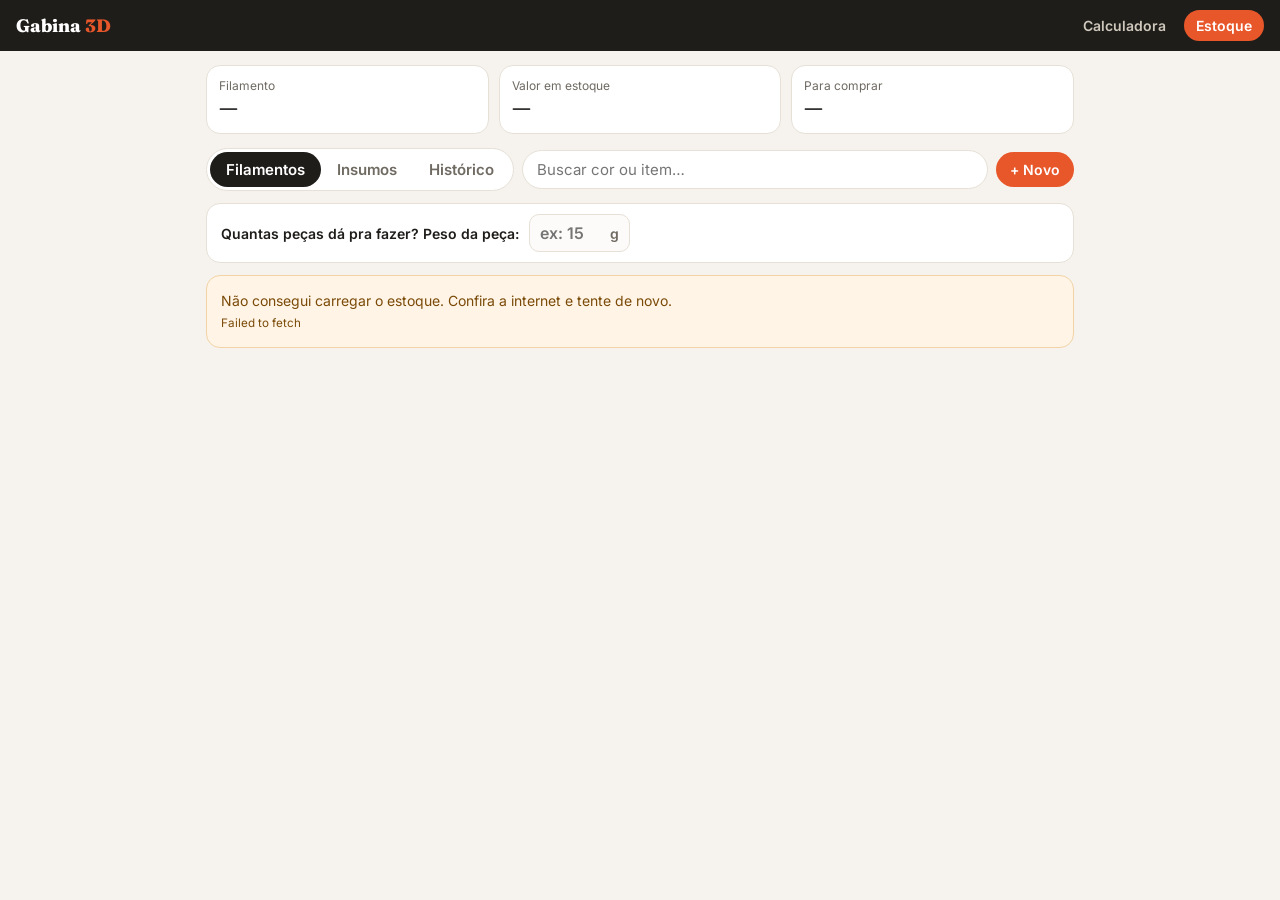
<file: estoque.html>
<!DOCTYPE html>
<html lang="pt-BR">
<head>
<meta charset="UTF-8">
<meta name="viewport" content="width=device-width, initial-scale=1">
<title>Gabina 3D — Estoque</title>
<link href="https://fonts.googleapis.com/css2?family=Fraunces:opsz,wght@9..144,800&family=Inter:wght@400;500;600;700&display=swap" rel="stylesheet">
<link rel="stylesheet" href="nav.css">
<style>
:root{--bg:#f6f3ee;--ink:#1f1d1a;--muted:#6f6a62;--line:#e6e0d6;--brand:#e8572a;--soft:#fde9e1;--ok:#2f8f5b;--warn:#b9821a;--bad:#b42318}
*{box-sizing:border-box}
body{margin:0;font-family:Inter,system-ui,sans-serif;background:var(--bg);color:var(--ink);font-size:15px}
.wrap{max-width:900px;margin:0 auto;padding:0 16px 60px}
.resumo{display:grid;grid-template-columns:repeat(3,1fr);gap:10px;margin:14px 0}
.resumo div{background:#fff;border:1px solid var(--line);border-radius:14px;padding:12px}
.resumo small{color:var(--muted);font-size:12px;display:block}
.resumo b{font-family:Fraunces,serif;font-size:22px}
.barra{display:flex;gap:8px;align-items:center;flex-wrap:wrap;margin-bottom:12px}
.tabs{display:flex;background:#fff;border:1px solid var(--line);border-radius:999px;padding:3px}
.tabs button{border:0;background:transparent;padding:8px 16px;border-radius:999px;font:inherit;font-weight:600;cursor:pointer;color:var(--muted)}
.tabs button.on{background:var(--ink);color:#fff}
.busca{flex:1;min-width:140px;border:1px solid var(--line);border-radius:999px;padding:9px 14px;font:inherit;background:#fff}
.btn{border:0;background:var(--brand);color:#fff;padding:9px 14px;border-radius:999px;font:inherit;font-weight:600;cursor:pointer;font-size:14px}
.btn.ghost{background:#fff;color:var(--ink);border:1px solid var(--line)}
.btn.dark{background:var(--ink)}
.btn.sm{padding:6px 11px;font-size:13px}
.btn.danger{background:#fff;color:var(--bad);border:1px solid #f3b4b4}
.grid{display:grid;grid-template-columns:repeat(auto-fill,minmax(250px,1fr));gap:10px}
.card{background:#fff;border:1px solid var(--line);border-radius:14px;padding:14px}
.top{display:flex;gap:10px;align-items:center}
.dot{width:34px;height:34px;border-radius:50%;border:1px solid #0002;flex:none}
.dot.multi{background:conic-gradient(#FFD600 0 120deg,#2F7FE0 0 240deg,#F06292 0)}
.nome{font-weight:700}
.sub{color:var(--muted);font-size:12.5px}
.pill{margin-left:auto;font-size:12px;font-weight:600;padding:3px 9px;border-radius:999px;white-space:nowrap}
.pill.OK{background:#e3f3ea;color:var(--ok)}.pill.Acabando{background:#f8efda;color:var(--warn)}.pill.Comprar{background:#fde8e8;color:var(--bad)}
.nivel{height:8px;background:#f0ebe3;border-radius:8px;margin:12px 0 6px;overflow:hidden}
.nivel i{display:block;height:100%;border-radius:8px}
.info{display:flex;justify-content:space-between;font-size:13px;color:var(--muted)}
.info b{color:var(--ink)}
.acoes{display:flex;gap:6px;margin-top:12px}
.acoes .btn{flex:1}
.lista .card{display:grid;grid-template-columns:1fr auto;gap:8px;align-items:center;margin-bottom:8px}
.qtd{display:flex;align-items:center;gap:8px}
.qtd b{min-width:42px;text-align:center;font-size:18px}
.qtd button{width:34px;height:34px;border-radius:50%;border:1px solid var(--line);background:#fff;font-size:18px;cursor:pointer}
.vazio{color:var(--muted);text-align:center;padding:30px 10px;background:#fff;border:1px dashed var(--line);border-radius:14px}
.aviso{background:#fff4e5;border:1px solid #f3d3a6;color:#7a4a08;padding:14px;border-radius:14px;font-size:14px;line-height:1.5}
.modal{position:fixed;inset:0;background:#0006;display:none;align-items:flex-end;justify-content:center;z-index:20}
.modal.on{display:flex}
@media(min-width:600px){.modal{align-items:center}}
.box{background:#fff;width:100%;max-width:420px;border-radius:18px 18px 0 0;padding:20px}
@media(min-width:600px){.box{border-radius:18px}}
.box h3{margin:0 0 4px;font-family:Fraunces,serif;font-size:20px}
.box label{display:block;font-size:12.5px;font-weight:600;margin:12px 0 4px}
.box input,.box select{width:100%;border:1.5px solid var(--line);border-radius:10px;padding:10px;font:inherit;font-size:16px}
.box .row{display:grid;grid-template-columns:1fr 1fr;gap:10px}
.box .fim{display:flex;gap:8px;margin-top:18px}
.box .fim .btn{flex:1}
.pecas{display:flex;align-items:center;gap:10px;flex-wrap:wrap;background:#fff;border:1px solid var(--line);border-radius:14px;padding:10px 14px;margin-bottom:12px;font-size:14px;font-weight:600}
.pf{display:flex;align-items:center;border:1.5px solid var(--line);border-radius:10px;background:#fcfbf9}
.pf input{border:0;background:transparent;font:inherit;font-size:16px;width:80px;padding:8px 10px;outline:none}
.pf span{padding-right:10px;color:var(--muted)}
.cabe{margin-top:8px;font-size:13.5px;background:var(--soft);color:#8a3a17;border-radius:8px;padding:6px 10px;font-weight:600}
.hist td,.hist th{padding:8px 6px;border-bottom:1px solid var(--line);font-size:13.5px;text-align:left}
.hist th{font-size:11.5px;text-transform:uppercase;color:var(--muted)}
.hist .n{text-align:right;white-space:nowrap}
.toast{position:fixed;bottom:20px;left:50%;transform:translateX(-50%);background:var(--ink);color:#fff;padding:10px 16px;border-radius:10px;font-size:14px;opacity:0;transition:.25s;pointer-events:none;z-index:30}
.toast.on{opacity:1}
.carregando{opacity:.5;pointer-events:none}
</style>
</head>
<body>
<nav class="gnav"><span class="marca">Gabina <em>3D</em></span><a href="./">Calculadora</a><a href="estoque.html" class="on">Estoque</a></nav>
<div class="wrap" id="app">
  <div class="resumo">
    <div><small>Filamento</small><b id="rKg">—</b></div>
    <div><small>Valor em estoque</small><b id="rVal">—</b></div>
    <div><small>Para comprar</small><b id="rCompra">—</b></div>
  </div>
  <div class="barra">
    <div class="tabs"><button data-t="fil" class="on">Filamentos</button><button data-t="ins">Insumos</button><button data-t="his">Histórico</button></div>
    <input class="busca" id="busca" placeholder="Buscar cor ou item…">
    <button class="btn" id="novo">+ Novo</button>
  </div>
  <div class="pecas" id="pecasBox"><label for="pesoPeca">Quantas peças dá pra fazer? Peso da peça:</label><div class="pf"><input id="pesoPeca" type="number" inputmode="decimal" placeholder="ex: 15"><span>g</span></div></div>
  <div id="conteudo"><div class="vazio">Carregando estoque…</div></div>
</div>

<div class="modal" id="modal"><div class="box" id="box"></div></div>
<div class="toast" id="toast"></div>

<script src="config.js"></script>
<script>
const API = (window.GABINA_API||"").trim();
const $=id=>document.getElementById(id);
const brl=x=>Number(x||0).toLocaleString("pt-BR",{style:"currency",currency:"BRL"});
const fmt=x=>Number(x||0).toLocaleString("pt-BR",{maximumFractionDigits:1});
const esc=s=>String(s??"").replace(/[&<>"]/g,c=>({"&":"&amp;","<":"&lt;",">":"&gt;",'"':"&quot;"}[c]));
let dados={filamentos:[],insumos:[]}, aba="fil";
const CATS=["Embalagem","Chaveiro","Ímã","Fita / laço","Tag / cartão","Cola / acabamento","Outro"];
const UNS=["un.","pacote","metro","rolo"];

function senha(){try{return localStorage.getItem("gabina_senha")||""}catch(e){return ""}}
function salvaSenha(s){try{localStorage.setItem("gabina_senha",s)}catch(e){}}
function toast(t){const el=$("toast");el.textContent=t;el.classList.add("on");setTimeout(()=>el.classList.remove("on"),2200)}

async function carregar(){
  if(!API){$("conteudo").innerHTML='<div class="aviso"><b>Estoque ainda não conectado.</b><br>Falta colar o endereço da Planilha Google no arquivo <code>config.js</code>. Veja o passo a passo no README do repositório.</div>';return}
  try{const r=await fetch(API);const j=await r.json();if(!j.ok)throw new Error(j.erro);dados=j;render()}
  catch(e){$("conteudo").innerHTML='<div class="aviso">Não consegui carregar o estoque. Confira a internet e tente de novo.<br><small>'+esc(e.message)+'</small></div>'}
}

async function enviar(corpo, msgOk){
  let s=senha();
  if(!s){pedirSenha(()=>enviar(corpo,msgOk));return}
  $("app").classList.add("carregando");
  try{
    const r=await fetch(API,{method:"POST",headers:{"Content-Type":"text/plain;charset=utf-8"},body:JSON.stringify({...corpo,senha:s})});
    const j=await r.json();
    if(!j.ok){ if(/senha/i.test(j.erro)){salvaSenha("");pedirSenha(()=>enviar(corpo,msgOk),"Senha incorreta, tente de novo.")} else toast(j.erro); return}
    dados=j;fechar();render();toast(msgOk||"Estoque atualizado");
  }catch(e){toast("Erro ao salvar. Tente de novo.")}
  finally{$("app").classList.remove("carregando")}
}

function render(){
  const F=dados.filamentos, I=dados.insumos;
  $("rKg").textContent=fmt(F.reduce((a,f)=>a+f.total,0)/1000)+" kg";
  $("rVal").textContent=brl(F.reduce((a,f)=>a+f.total/1000*f.preco,0)+I.reduce((a,i)=>a+i.qtd*i.custo,0));
  const nc=F.filter(f=>f.situacao==="Comprar").length+I.filter(i=>i.situacao==="Comprar").length;
  $("rCompra").textContent=nc?nc+" item"+(nc>1?"s":""):"Nada 🎉";
  const q=$("busca").value.trim().toLowerCase();
  const pp=parseFloat(String($("pesoPeca").value).replace(",","."))||0;
  $("pecasBox").style.display=aba==="fil"?"flex":"none";
  $("novo").textContent=aba==="his"?"+ Lançar impressão antiga":"+ Novo";
  if(aba==="his"){
    const H=(dados.historico||[]).filter(h=>!q||(h.cor+" "+h.peca).toLowerCase().includes(q)).sort((a,b)=>b.data.localeCompare(a.data));
    const tg=H.reduce((a,h)=>a+h.gramas,0), tc=H.reduce((a,h)=>a+h.custo,0);
    const porCor={};H.forEach(h=>{porCor[h.cor]=(porCor[h.cor]||0)+h.gramas});
    const top=Object.entries(porCor).sort((a,b)=>b[1]-a[1]).slice(0,5).map(([c,g])=>`${esc(c)} <b>${fmt(g)} g</b>`).join(" · ");
    $("conteudo").innerHTML=H.length?`<div class="resumo"><div><small>Impressões</small><b>${H.length}</b></div><div><small>Filamento gasto</small><b>${fmt(tg/1000)} kg</b></div><div><small>Custo do filamento</small><b>${brl(tc)}</b></div></div>
      <div class="card" style="margin-bottom:10px;font-size:13.5px"><span class="sub">Cores mais usadas:</span> ${top}</div>
      <div class="card" style="padding:4px 10px;overflow-x:auto"><table class="hist" style="width:100%;border-collapse:collapse"><thead><tr><th>Data</th><th>Impressão</th><th>Cor</th><th class="n">g</th><th class="n">Custo</th></tr></thead><tbody>${
      H.map(h=>`<tr><td>${h.data.split("-").reverse().join("/")}</td><td>${esc(h.peca||"—")}</td><td>${esc(h.cor)}</td><td class="n">${fmt(h.gramas)}</td><td class="n">${brl(h.custo)}</td></tr>`).join("")}</tbody></table></div>`
      :'<div class="vazio">Ainda não há impressões registradas.<br>Cada vez que alguém tocar em <b>Usei</b>, ela aparece aqui.<br>Para lançar impressões antigas, toque em <b>+ Lançar impressão antiga</b>.</div>';
    return;
  }
  if(aba==="fil"){
    const L=F.filter(f=>!q||(f.cor+" "+f.material+" "+f.acabamento).toLowerCase().includes(q))
      .sort((a,b)=>({Comprar:0,Acabando:1,OK:2}[a.situacao]-{Comprar:0,Acabando:1,OK:2}[b.situacao])||a.cor.localeCompare(b.cor));
    $("conteudo").innerHTML=L.length?'<div class="grid">'+L.map(f=>{
      const pct=Math.min(100,f.total/(f.pesoRolo*2)*100), cor={OK:"#2f8f5b",Acabando:"#d39a1f",Comprar:"#b42318"}[f.situacao];
      const dot=f.hex==="multi"?'<div class="dot multi"></div>':`<div class="dot" style="background:${esc(f.hex)}"></div>`;
      return `<div class="card"><div class="top">${dot}<div><div class="nome">${esc(f.cor)}</div><div class="sub">${esc(f.material)} · ${esc(f.acabamento)}</div></div><span class="pill ${esc(f.situacao)}">${esc(f.situacao)}</span></div>
        <div class="nivel"><i style="width:${pct}%;background:${cor}"></i></div>
        <div class="info"><span>Total <b>${fmt(f.total)} g</b></span><span>${f.fechados} fechado${f.fechados===1?"":"s"} · aberto ${fmt(f.aberto)} g</span></div>
        ${pp>0?`<div class="cabe">Dá pra fazer ~${Math.floor(f.total/(pp*1.1))} peças de ${fmt(pp)} g</div>`:""}
        <div class="acoes"><button class="btn dark sm" data-usar="${f.id}">Usei</button><button class="btn ghost sm" data-comprar="${f.id}">Comprei</button><button class="btn ghost sm" data-edf="${f.id}">Editar</button></div></div>`}).join("")+'</div>'
      :'<div class="vazio">Nenhum filamento encontrado.</div>';
  } else {
    const L=I.filter(i=>!q||(i.item+" "+i.categoria).toLowerCase().includes(q)).sort((a,b)=>a.categoria.localeCompare(b.categoria)||a.item.localeCompare(b.item));
    $("conteudo").innerHTML=L.length?'<div class="lista">'+L.map(i=>`<div class="card"><div><div class="nome">${esc(i.item)} <span class="pill ${esc(i.situacao)}" style="margin-left:6px">${esc(i.situacao)}</span></div><div class="sub">${esc(i.categoria)} · mínimo ${fmt(i.minimo)} ${esc(i.unidade)} · <a href="#" data-edi="${i.id}" style="color:inherit">editar</a></div></div>
      <div class="qtd"><button data-mv="${i.id}" data-d="-1">−</button><b>${fmt(i.qtd)}</b><button data-mv="${i.id}" data-d="1">+</button></div></div>`).join("")+'</div>'
      :'<div class="vazio">Nenhum insumo cadastrado ainda.<br>Toque em <b>+ Novo</b> para adicionar embalagens, argolas de chaveiro, ímãs…</div>';
  }
}

/* modais */
function abrir(html){$("box").innerHTML=html;$("modal").classList.add("on");const i=$("box").querySelector("input");if(i)setTimeout(()=>i.focus(),50)}
function fechar(){$("modal").classList.remove("on")}
$("modal").addEventListener("click",e=>{if(e.target.id==="modal")fechar()});
const fim=(ok="Salvar")=>`<div class="fim"><button class="btn ghost" onclick="fechar()">Cancelar</button><button class="btn" id="ok">${ok}</button></div>`;
const val=id=>$(id).value;
const num=id=>parseFloat(String($(id).value).replace(",","."))||0;

function pedirSenha(depois,msg){
  abrir(`<h3>Senha do estoque</h3><div class="sub">${msg||"Só pedimos uma vez neste aparelho."}</div><label>Senha</label><input id="s" type="password" inputmode="numeric">${fim("Entrar")}`);
  $("ok").onclick=()=>{salvaSenha(val("s"));depois()};
}
const fil=id=>dados.filamentos.find(f=>f.id===id), ins=id=>dados.insumos.find(i=>i.id===id);

function usar(id){const f=fil(id);
  abrir(`<h3>Usei ${esc(f.cor)}</h3><div class="sub">Tem ${fmt(f.total)} g. Se o rolo aberto acabar, um fechado é aberto sozinho.</div><label>Quantos gramas foram usados?</label><input id="g" type="number" inputmode="decimal" placeholder="ex: 62"><label>O que foi impresso? (opcional)</label><input id="pc" placeholder="ex: 20 chaveiros igreja">${fim("Descontar")}`);
  $("ok").onclick=()=>enviar({aba:"Filamentos",acao:"usar",id,gramas:num("g"),peca:val("pc")},"Descontado do estoque");}
function lancarAntiga(){
  const hoje=new Date().toISOString().slice(0,10);
  abrir(`<h3>Lançar impressão antiga</h3><div class="sub">Fica no histórico, mas <b>não</b> desconta do estoque atual.</div>
   <label>Cor</label><select id="cf">${dados.filamentos.map(f=>`<option value="${f.id}">${esc(f.cor)} (${esc(f.material)})</option>`).join("")}</select>
   <div class="row"><div><label>Gramas</label><input id="g" type="number" inputmode="decimal"></div><div><label>Data</label><input id="dt" type="date" value="${hoje}"></div></div>
   <label>O que foi impresso?</label><input id="pc">${fim("Lançar")}`);
  $("ok").onclick=()=>enviar({aba:"Filamentos",acao:"usar",id:val("cf"),gramas:num("g"),peca:val("pc"),data:val("dt"),descontar:false},"Lançado no histórico");}
function comprar(id){const f=fil(id);
  abrir(`<h3>Comprei ${esc(f.cor)}</h3><div class="row"><div><label>Rolos</label><input id="q" type="number" value="1"></div><div><label>Preço (R$/kg)</label><input id="p" type="number" value="${f.preco}"></div></div>${fim("Adicionar")}`);
  $("ok").onclick=()=>enviar({aba:"Filamentos",acao:"comprar",id,qtd:num("q"),preco:num("p")},"Rolo adicionado");}
function formFil(f){f=f||{material:"PLA",acabamento:"Básico",hex:"#cccccc",fechados:1,aberto:0,pesoRolo:1000,preco:100};
  const multi=f.hex==="multi";
  abrir(`<h3>${f.id?"Editar filamento":"Novo filamento"}</h3>
   <div class="row"><div><label>Material</label><select id="m">${["PLA","PETG","TPU","ABS"].map(x=>`<option ${x===f.material?"selected":""}>${x}</option>`).join("")}</select></div>
   <div><label>Acabamento</label><select id="a">${["Básico","Silk","Fosco","Multicolor","Transparente","Glitter"].map(x=>`<option ${x===f.acabamento?"selected":""}>${x}</option>`).join("")}</select></div></div>
   <div class="row"><div><label>Cor (nome)</label><input id="c" value="${esc(f.cor||"")}"></div><div><label>Cor (visual)</label><input id="h" type="color" value="${multi?"#cccccc":esc(f.hex)}" style="height:44px;padding:4px"></div></div>
   <div class="row"><div><label>Rolos fechados</label><input id="fe" type="number" value="${f.fechados}"></div><div><label>Rolo aberto (g)</label><input id="ab" type="number" value="${f.aberto}"></div></div>
   <div class="row"><div><label>Peso do rolo (g)</label><input id="pr" type="number" value="${f.pesoRolo}"></div><div><label>Preço (R$/kg)</label><input id="pc" type="number" value="${f.preco}"></div></div>
   ${fim()}${f.id?'<div class="fim"><button class="btn danger" id="del">Remover este filamento</button></div>':""}`);
  $("ok").onclick=()=>{if(!val("c").trim()){toast("Dê um nome para a cor");return}
    const item={material:val("m"),acabamento:val("a"),cor:val("c").trim(),hex:(val("a")==="Multicolor"?"multi":val("h")),fechados:num("fe"),aberto:num("ab"),pesoRolo:num("pr")||1000,preco:num("pc")};
    enviar(f.id?{aba:"Filamentos",acao:"editar",id:f.id,item}:{aba:"Filamentos",acao:"adicionar",item});};
  if(f.id)$("del").onclick=()=>confirmar(`Remover ${esc(f.cor)} do estoque?`,()=>enviar({aba:"Filamentos",acao:"remover",id:f.id},"Removido"));
}
function formIns(i){i=i||{categoria:"Embalagem",unidade:"un.",qtd:0,minimo:10,custo:0};
  abrir(`<h3>${i.id?"Editar insumo":"Novo insumo"}</h3>
   <label>Item</label><input id="it" value="${esc(i.item||"")}" placeholder="ex: Argola de chaveiro prata">
   <div class="row"><div><label>Categoria</label><select id="ca">${CATS.map(x=>`<option ${x===i.categoria?"selected":""}>${x}</option>`).join("")}</select></div>
   <div><label>Unidade</label><select id="un">${UNS.map(x=>`<option ${x===i.unidade?"selected":""}>${x}</option>`).join("")}</select></div></div>
   <div class="row"><div><label>Quantidade</label><input id="qt" type="number" value="${i.qtd}"></div><div><label>Avisar quando chegar em</label><input id="mi" type="number" value="${i.minimo}"></div></div>
   <label>Custo por unidade (R$)</label><input id="cu" type="number" step="0.01" value="${i.custo}">
   ${fim()}${i.id?'<div class="fim"><button class="btn danger" id="del">Remover este item</button></div>':""}`);
  $("ok").onclick=()=>{if(!val("it").trim()){toast("Dê um nome ao item");return}
    const item={item:val("it").trim(),categoria:val("ca"),unidade:val("un"),qtd:num("qt"),minimo:num("mi"),custo:num("cu")};
    enviar(i.id?{aba:"Insumos",acao:"editar",id:i.id,item}:{aba:"Insumos",acao:"adicionar",item});};
  if(i.id)$("del").onclick=()=>confirmar(`Remover ${esc(i.item)} do estoque?`,()=>enviar({aba:"Insumos",acao:"remover",id:i.id},"Removido"));
}
function confirmar(txt,sim){abrir(`<h3>${txt}</h3><div class="sub">Isso não pode ser desfeito.</div>${fim("Remover")}`);$("ok").onclick=sim}

document.addEventListener("click",e=>{
  const t=e.target.closest("[data-usar],[data-comprar],[data-edf],[data-edi],[data-mv]"); if(!t) return;
  if(t.dataset.usar) usar(t.dataset.usar);
  else if(t.dataset.comprar) comprar(t.dataset.comprar);
  else if(t.dataset.edf) formFil(fil(t.dataset.edf));
  else if(t.dataset.edi){e.preventDefault();formIns(ins(t.dataset.edi))}
  else if(t.dataset.mv) enviar({aba:"Insumos",acao:"mover",id:t.dataset.mv,delta:+t.dataset.d},"Quantidade atualizada");
});
document.querySelectorAll(".tabs button").forEach(b=>b.onclick=()=>{aba=b.dataset.t;document.querySelectorAll(".tabs button").forEach(x=>x.classList.toggle("on",x===b));render()});
$("busca").addEventListener("input",render);
$("novo").onclick=()=>aba==="fil"?formFil():aba==="ins"?formIns():lancarAntiga();
$("pesoPeca").addEventListener("input",render);
carregar();
</script>
</body>
</html>
</file>
<file: nav.css>
.gnav{position:sticky;top:0;z-index:10;display:flex;align-items:center;gap:6px;padding:10px 16px;background:#1f1d1a;font-family:Inter,system-ui,sans-serif}
.gnav .marca{font-family:Fraunces,serif;font-weight:800;color:#fff;font-size:18px;margin-right:auto}
.gnav .marca em{font-style:normal;color:#e8572a}
.gnav a{color:#cfc8bd;text-decoration:none;font-size:14px;font-weight:600;padding:7px 12px;border-radius:999px}
.gnav a.on{background:#e8572a;color:#fff}
</file>
